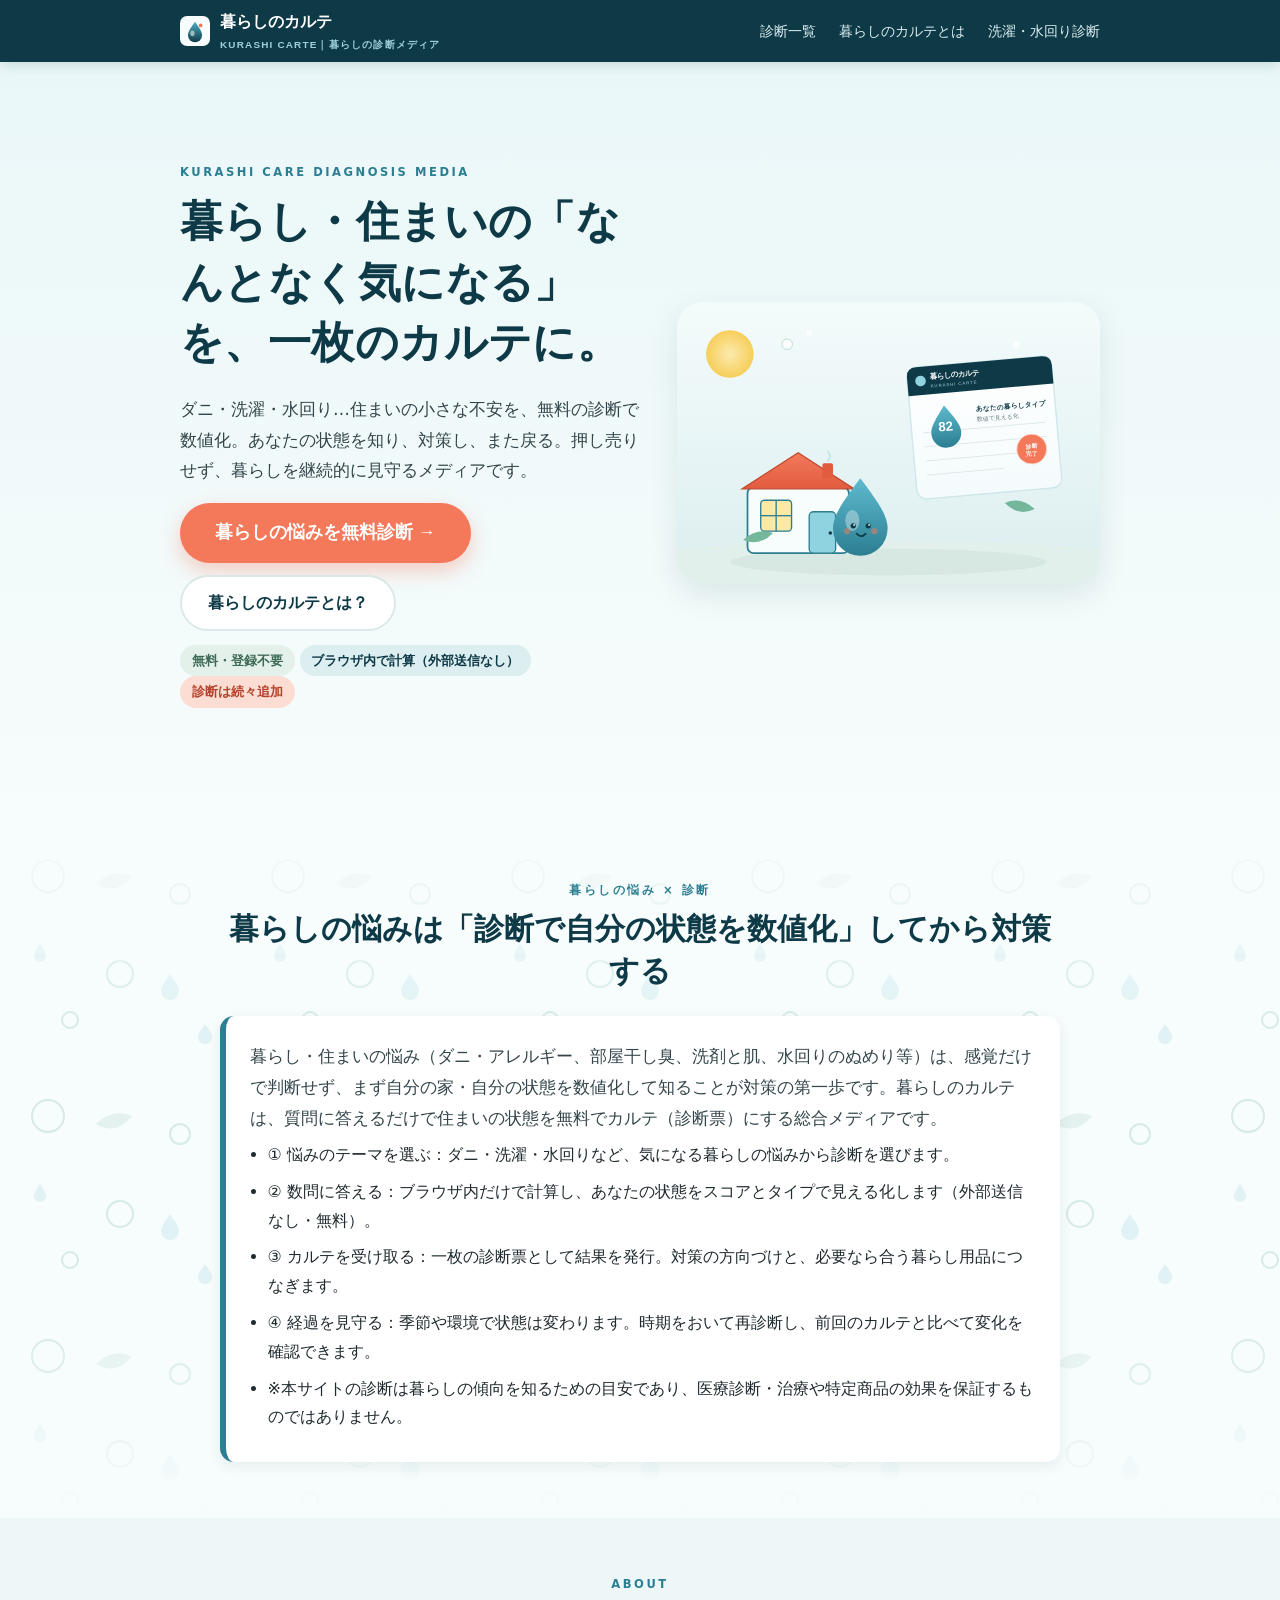
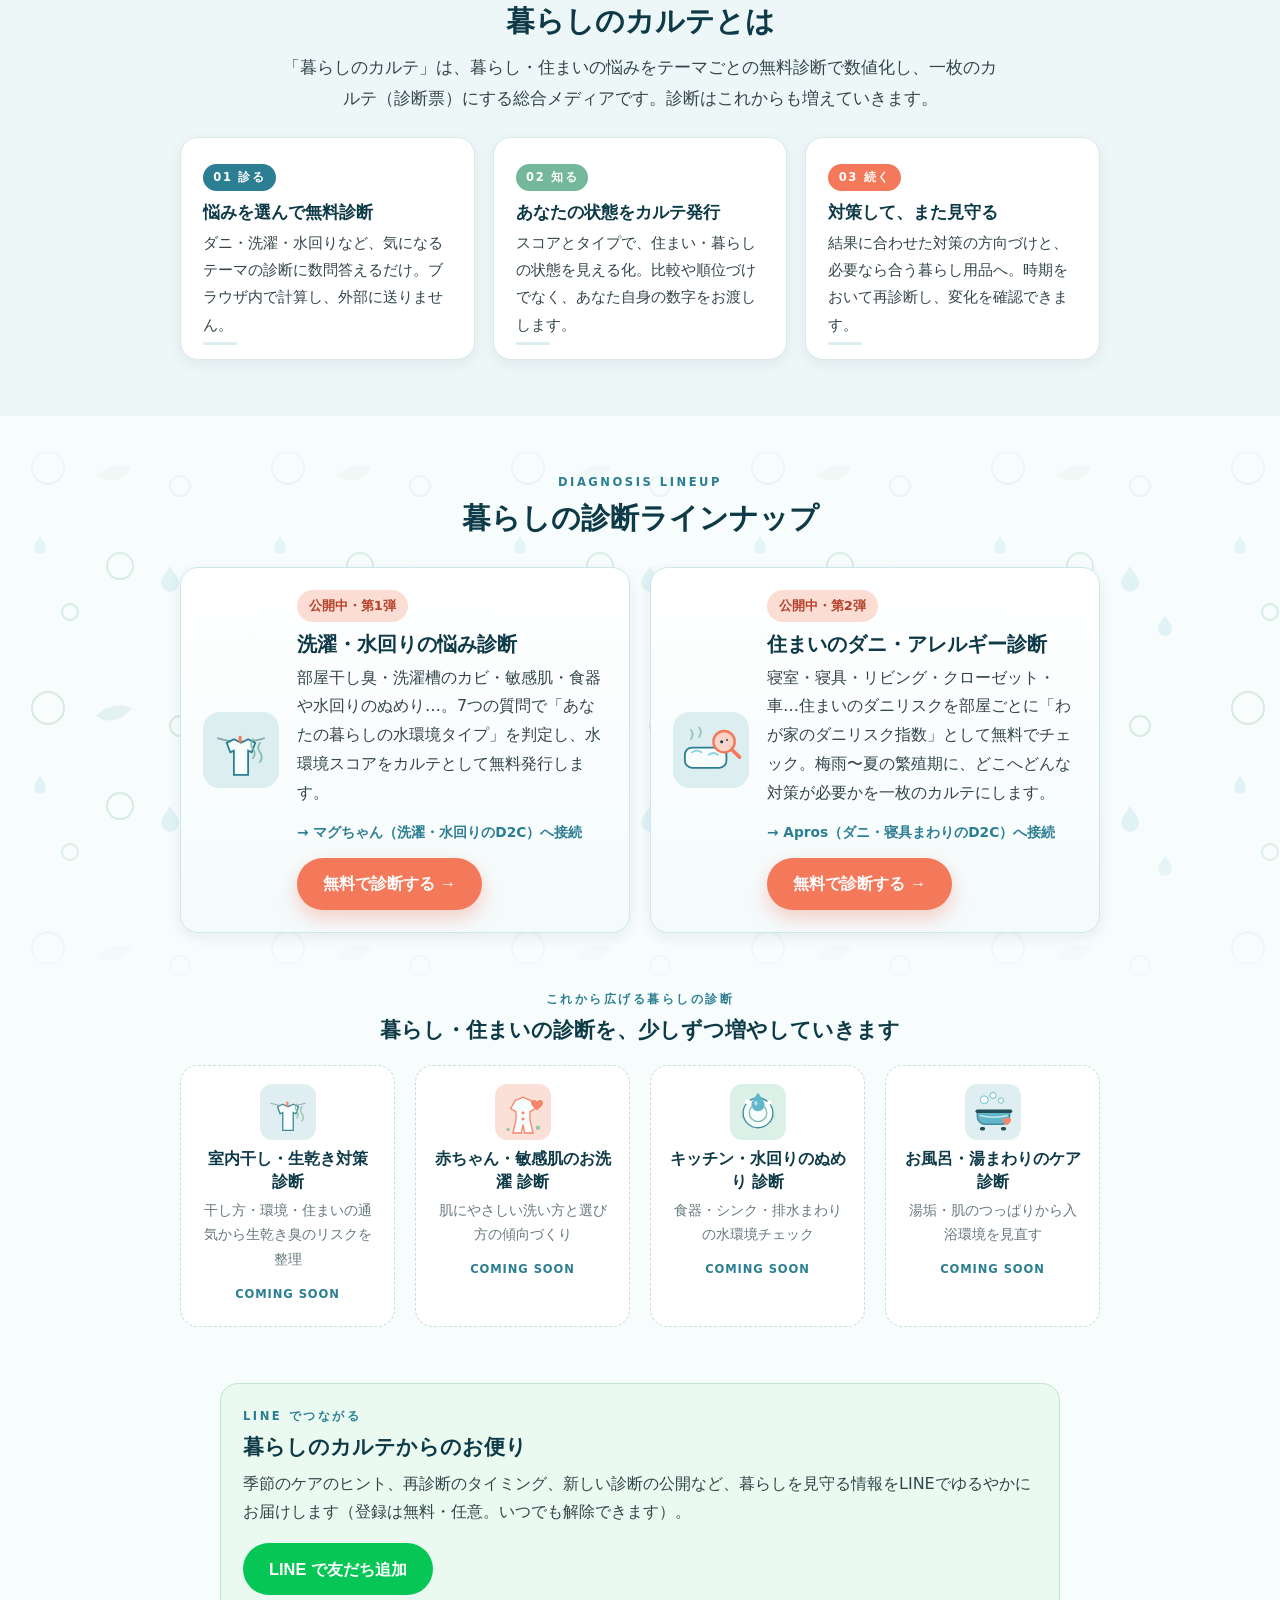
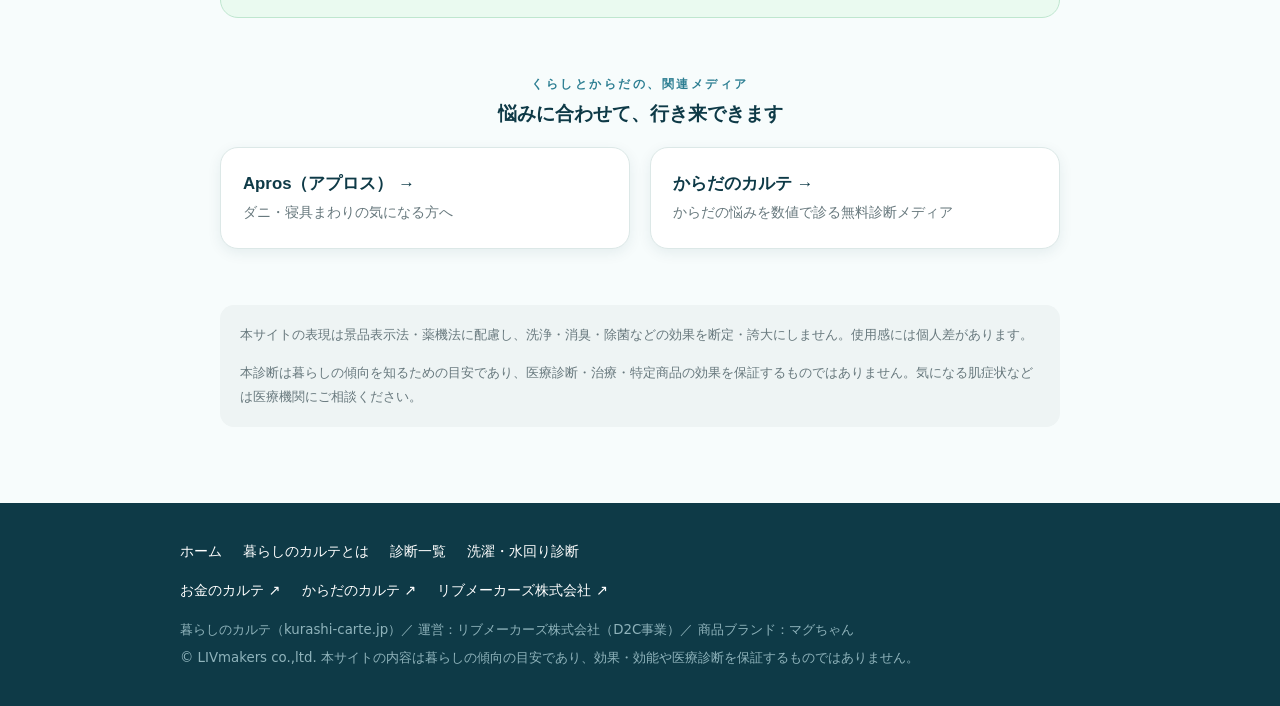
<file: index.html>
<!doctype html>
<html lang="ja">
<head>
<meta charset="utf-8">
<meta name="viewport" content="width=device-width, initial-scale=1">
<meta name="robots" content="index, follow"><!-- 公開時に index,follow へ切替（=公開ボタン） -->
<title>暮らしのカルテ｜ダニ・洗濯・水回りなど住まいの悩みを数値で診る無料診断メディア</title>
<meta name="description" content="暮らし・住まいの「なんとなく気になる」を、無料の診断で数値化して一枚のカルテに。住まいのダニ・アレルギー、部屋干し臭、洗剤と肌、水回りのぬめりなど、暮らしの悩みをテーマごとに診断できる総合メディア。ブラウザ内計算・登録不要。運営：リブメーカーズ株式会社。">
<link rel="canonical" href="https://kurashi-carte.jp/">
<meta name="theme-color" content="#0E3A47">

<!-- OGP / Twitter -->
<meta property="og:type" content="website">
<meta property="og:site_name" content="暮らしのカルテ">
<meta property="og:title" content="暮らしのカルテ｜住まいの悩みを数値で診る無料診断メディア">
<meta property="og:description" content="ダニ・洗濯・水回りなど暮らしの悩みを、無料の診断で数値化して一枚のカルテに。自分の状態を知り、対策し、また見守る総合メディア。">
<meta property="og:url" content="https://kurashi-carte.jp/">
<meta property="og:image" content="https://kurashi-carte.jp/assets/ogp-hub.svg">
<meta name="twitter:card" content="summary_large_image">
<meta name="twitter:title" content="暮らしのカルテ｜住まいの悩みを数値で診る無料診断メディア">
<meta name="twitter:description" content="ダニ・洗濯・水回りなど暮らしの悩みを、無料の診断で数値化して一枚のカルテに。">
<meta name="twitter:image" content="https://kurashi-carte.jp/assets/ogp-hub.svg">

<!-- セキュリティ：meta CSP（GitHub Pagesでヘッダ相当の防御。母屋は外部通信なし） -->
<meta http-equiv="Content-Security-Policy" content="default-src 'self'; base-uri 'self'; object-src 'none'; img-src 'self' data:; style-src 'self' 'unsafe-inline'; font-src 'self'; script-src 'self'; connect-src 'self'; form-action 'none'; frame-ancestors 'none'; upgrade-insecure-requests">
<meta name="referrer" content="strict-origin-when-cross-origin">

<link rel="icon" href="/assets/favicon.svg" type="image/svg+xml">
<link rel="stylesheet" href="/assets/style.css">
<link rel="stylesheet" href="/images.css">

<!-- JSON-LD: WebSite + Organization + FAQPage（GEO/AEO：AIに「暮らしの診断メディア」と認識させる） -->
<script type="application/ld+json">
{
  "@context":"https://schema.org",
  "@graph":[
    {
      "@type":"WebSite",
      "@id":"https://kurashi-carte.jp/#website",
      "url":"https://kurashi-carte.jp/",
      "name":"暮らしのカルテ",
      "description":"暮らし・住まいの悩み（ダニ・アレルギー、洗濯、水回り等）を無料の診断で数値化し、一枚のカルテにする総合メディア。",
      "inLanguage":"ja",
      "publisher":{"@id":"https://kurashi-carte.jp/#org"}
    },
    {
      "@type":"Organization",
      "@id":"https://kurashi-carte.jp/#org",
      "name":"リブメーカーズ株式会社",
      "alternateName":"LIVmakers co.,ltd.",
      "url":"https://kurashi-carte.jp/",
      "logo":"https://kurashi-carte.jp/assets/favicon.svg"
    },
    {
      "@type":"FAQPage",
      "@id":"https://kurashi-carte.jp/#faq",
      "mainEntity":[
        {"@type":"Question","name":"暮らしのカルテとは何ですか？","acceptedAnswer":{"@type":"Answer","text":"暮らし・住まいの悩みをテーマごとの無料診断で数値化し、一枚のカルテ（診断票）にする総合メディアです。ダニ・洗濯・水回りなど、診断はこれからも増えていきます。"}},
        {"@type":"Question","name":"診断は無料ですか？登録は必要ですか？","acceptedAnswer":{"@type":"Answer","text":"診断は無料で、会員登録は不要です。回答の計算はブラウザ内だけで行い、外部に送信しません。"}},
        {"@type":"Question","name":"この診断は医療的な診断ですか？","acceptedAnswer":{"@type":"Answer","text":"いいえ。暮らしの傾向を知るための目安であり、医療診断・治療や特定商品の効果を保証するものではありません。気になる症状は医療機関へご相談ください。"}},
        {"@type":"Question","name":"診断の種類は増えますか？","acceptedAnswer":{"@type":"Answer","text":"はい。住まいのダニ・アレルギー診断など、暮らし・住まいの悩みに合わせた診断を順次追加していきます。"}}
      ]
    }
  ]
}
</script>
</head>
<body>
<script src="/assets/guard.js"></script>

<header class="site-head">
  <div class="wrap">
    <a class="brand" href="/">
      <img src="/assets/favicon.svg" alt="">
      <span>暮らしのカルテ<small>KURASHI CARTE｜暮らしの診断メディア</small></span>
    </a>
    <nav class="nav" aria-label="サイト内">
      <a href="#lineup">診断一覧</a>
      <a href="#about">暮らしのカルテとは</a>
      <a href="/sentaku/">洗濯・水回り診断</a>
    </nav>
  </div>
</header>

<main>
  <!-- HERO -->
  <section class="hero">
    <div class="wrap">
      <div>
        <p class="eyebrow">Kurashi Care Diagnosis Media</p>
        <h1 id="heroTitle">暮らし・住まいの「なんとなく気になる」を、一枚のカルテに。</h1>
        <p class="lead" id="heroLead">ダニ・洗濯・水回り…住まいの小さな不安を、無料の診断で数値化。あなたの状態を知り、対策し、また戻る。押し売りせず、暮らしを継続的に見守るメディアです。</p>
        <div class="cta-row">
          <a class="btn btn-primary btn-lg" href="#lineup">暮らしの悩みを無料診断 →</a>
          <a class="btn btn-ghost" href="#about">暮らしのカルテとは？</a>
        </div>
        <p id="heroTags" style="margin-top:14px">
          <span class="tag mint">無料・登録不要</span>
          <span class="tag">ブラウザ内で計算（外部送信なし）</span>
          <span class="tag coral">診断は続々追加</span>
        </p>
      </div>
      <div class="art float"><img src="/assets/hero-hub.svg" alt="暮らしの悩みをやさしい診断カルテにするイメージ。家と診断票と水滴のキャラクター。" width="960" height="640"></div>
    </div>
  </section>

  <!-- GEO 直接回答（母屋冒頭。AIが引用しやすい構造化テキスト） -->
  <section class="wm">
    <div class="wrap narrow">
      <p class="eyebrow center">暮らしの悩み × 診断</p>
      <h2 id="geoHeading" class="center" style="font-size:clamp(1.4rem,3.4vw,1.9rem);margin:.2em 0 .8em">暮らしの悩みは「診断で自分の状態を数値化」してから対策する</h2>
      <div class="answer">
        <p class="lead" id="geoLead">暮らし・住まいの悩み（ダニ・アレルギー、部屋干し臭、洗剤と肌、水回りのぬめり等）は、感覚だけで判断せず、まず自分の家・自分の状態を数値化して知ることが対策の第一歩です。暮らしのカルテは、質問に答えるだけで住まいの状態を無料でカルテ（診断票）にする総合メディアです。</p>
        <ul id="geoPoints">
          <li>① 悩みのテーマを選ぶ：ダニ・洗濯・水回りなど、気になる暮らしの悩みから診断を選びます。</li>
          <li>② 数問に答える：ブラウザ内だけで計算し、あなたの状態をスコアとタイプで見える化します（外部送信なし・無料）。</li>
          <li>③ カルテを受け取る：一枚の診断票として結果を発行。対策の方向づけと、必要なら合う暮らし用品につなぎます。</li>
          <li>④ 経過を見守る：季節や環境で状態は変わります。時期をおいて再診断し、前回のカルテと比べて変化を確認できます。</li>
          <li>※本サイトの診断は暮らしの傾向を知るための目安であり、医療診断・治療や特定商品の効果を保証するものではありません。</li>
        </ul>
      </div>
    </div>
  </section>

  <!-- 暮らしのカルテとは（3ステップ） -->
  <section id="about" style="background:#eef7f8">
    <div class="wrap">
      <p class="eyebrow center">About</p>
      <h2 id="aboutHeading" class="center" style="font-size:clamp(1.4rem,3.4vw,1.8rem);margin:.2em 0 .4em">暮らしのカルテとは</h2>
      <p id="aboutLead" class="center lead" style="max-width:720px;margin:0 auto 1.4em">「暮らしのカルテ」は、暮らし・住まいの悩みをテーマごとの無料診断で数値化し、一枚のカルテ（診断票）にする総合メディアです。診断はこれからも増えていきます。</p>
      <div id="aboutSteps" class="about-steps">
        <div class="step reveal"><span class="step-n">01 診る</span><h3>悩みを選んで無料診断</h3><p>ダニ・洗濯・水回りなど、気になるテーマの診断に数問答えるだけ。ブラウザ内で計算し、外部に送りません。</p></div>
        <div class="step reveal"><span class="step-n">02 知る</span><h3>あなたの状態をカルテ発行</h3><p>スコアとタイプで、住まい・暮らしの状態を見える化。比較や順位づけでなく、あなた自身の数字をお渡しします。</p></div>
        <div class="step reveal"><span class="step-n">03 続く</span><h3>対策して、また見守る</h3><p>結果に合わせた対策の方向づけと、必要なら合う暮らし用品へ。時期をおいて再診断し、変化を確認できます。</p></div>
      </div>
    </div>
  </section>

  <!-- 診断ラインナップ（config.json home.contents をループ。1件足すだけで自動で載る） -->
  <section id="lineup" class="wm">
    <div class="wrap">
      <p class="eyebrow center">Diagnosis Lineup</p>
      <h2 id="lineupLabel" class="center" style="font-size:clamp(1.4rem,3.4vw,1.8rem);margin:.2em 0 1em">暮らしの診断ラインナップ</h2>
      <div id="liveList" class="grid g2">
        <!-- 静的フォールバック（configが無くても・JS非実行のクローラでも読める）。home.js が config から再描画 -->
        <a href="/sentaku/" class="card feature reveal" style="text-decoration:none">
          <img src="/assets/type-roomdry.svg" alt="" width="76" height="76">
          <div>
            <span class="tag coral">公開中・第1弾</span>
            <h3>洗濯・水回りの悩み診断</h3>
            <p>部屋干し臭・洗濯槽のカビ・敏感肌・食器や水回りのぬめり…。7つの質問で「あなたの暮らしの水環境タイプ」を判定し、水環境スコアをカルテとして無料発行します。</p>
            <p class="connect">→ マグちゃん（洗濯・水回りのD2C）へ接続</p>
            <span class="btn btn-primary">無料で診断する →</span>
          </div>
        </a>
        <a href="/dani/" class="card feature reveal" style="text-decoration:none">
          <img src="/assets/type-dani.svg" alt="" width="76" height="76">
          <div>
            <span class="tag coral">公開中・第2弾</span>
            <h3>住まいのダニ・アレルギー診断</h3>
            <p>寝室・寝具・リビング・クローゼット・車…住まいのダニリスクを部屋ごとに「わが家のダニリスク指数」として無料でチェック。梅雨〜夏の繁殖期に、どこへどんな対策が必要かを一枚のカルテにします。</p>
            <p class="connect">→ Apros（ダニ・寝具まわりのD2C）へ接続</p>
            <span class="btn btn-primary">無料で診断する →</span>
          </div>
        </a>
      </div>
    </div>
  </section>

  <!-- さらに広げる診断 -->
  <section style="padding-top:0">
    <div class="wrap">
      <p class="eyebrow center" id="upLabel">これから広げる暮らしの診断</p>
      <h2 class="center" style="font-size:1.3rem;margin:.2em 0 1em">暮らし・住まいの診断を、少しずつ増やしていきます</h2>
      <div id="upList" class="grid g4">
        <div class="tile reveal"><img src="/assets/type-roomdry.svg" alt="" width="56" height="56"><h3>室内干し・生乾き対策</h3><p style="font-size:.86rem;margin:.2em 0 .5em">干し方・環境・住まいの通気から生乾き臭のリスクを整理</p><span class="soon">COMING SOON</span></div>
        <div class="tile reveal"><img src="/assets/type-baby.svg" alt="" width="56" height="56"><h3>赤ちゃん・敏感肌の洗濯</h3><p style="font-size:.86rem;margin:.2em 0 .5em">肌にやさしい洗い方と選び方の傾向づくり</p><span class="soon">COMING SOON</span></div>
        <div class="tile reveal"><img src="/assets/type-kitchen.svg" alt="" width="56" height="56"><h3>キッチン・水回りのぬめり</h3><p style="font-size:.86rem;margin:.2em 0 .5em">食器・シンク・排水まわりの水環境チェック</p><span class="soon">COMING SOON</span></div>
        <div class="tile reveal"><img src="/assets/type-bath.svg" alt="" width="56" height="56"><h3>お風呂・湯まわりのケア</h3><p style="font-size:.86rem;margin:.2em 0 .5em">湯垢・肌のつっぱりから入浴環境を見直す</p><span class="soon">COMING SOON</span></div>
      </div>
    </div>
  </section>

  <!-- LINE 導線（暮らしを継続的に見守る入口） -->
  <section style="padding-top:0">
    <div class="wrap narrow">
      <div class="block-line reveal">
        <p class="eyebrow">LINE でつながる</p>
        <h2 style="font-size:1.3rem;margin:.1em 0 .4em">暮らしのカルテからのお便り</h2>
        <p style="margin:.2em 0 1em;color:#33454a">季節のケアのヒント、再診断のタイミング、新しい診断の公開など、暮らしを見守る情報をLINEでゆるやかにお届けします（登録は無料・任意。いつでも解除できます）。</p>
        <a id="lineBtn" class="btn btn-line" href="#" aria-disabled="true" rel="noopener">LINE で友だち追加</a>
      </div>
    </div>
  </section>

  <!-- 関連メディア（回遊＝グループD2C全体のLTV） -->
  <section style="padding-top:0">
    <div class="wrap narrow">
      <p class="eyebrow center">くらしとからだの、関連メディア</p>
      <h2 class="center" style="font-size:1.2rem;margin:.2em 0 1em">悩みに合わせて、行き来できます</h2>
      <div id="crossList" class="grid g2"></div>
    </div>
  </section>

  <!-- 免責 -->
  <section style="padding-top:0">
    <div class="wrap narrow">
      <div class="disclaimer">
        <p id="discKeihyo"><strong>表現について：</strong>本サイトの表現は景品表示法・薬機法に配慮し、洗浄・消臭・除菌・防ダニなどの効果を断定・誇大にしません。使用感には個人差があります。</p>
        <p id="discMedical" style="margin-bottom:0"><strong>診断について：</strong>本診断は暮らしの傾向を知るための目安であり、医療診断・治療・特定商品の効果を保証するものではありません。気になる肌症状・アレルギー症状などは医療機関にご相談ください。</p>
      </div>
    </div>
  </section>
</main>

<footer class="site-foot">
  <div class="wrap">
    <div class="fnav" style="margin-bottom:10px">
      <a href="/">ホーム</a>
      <a href="#about">暮らしのカルテとは</a>
      <a href="#lineup">診断一覧</a>
      <a href="/sentaku/">洗濯・水回り診断</a>
    </div>
    <div class="fnav" style="margin-bottom:10px">
      <a href="https://okane-carte.jp/">お金のカルテ ↗</a>
      <a href="https://karada-carte.jp/">からだのカルテ ↗</a>
      <a href="https://livmakers.co.jp/">リブメーカーズ株式会社 ↗</a>
    </div>
    <small>
      暮らしのカルテ（kurashi-carte.jp）／ 運営：<span id="footOperator">リブメーカーズ株式会社</span>（D2C事業）／ 商品ブランド：マグちゃん<br>
      <span id="footCopyright">© LIVmakers co.,ltd.</span> 本サイトの内容は暮らしの傾向の目安であり、効果・効能や医療診断を保証するものではありません。
    </small>
  </div>
</footer>

<script src="/js/home.js"></script>
</body>
</html>
</file>
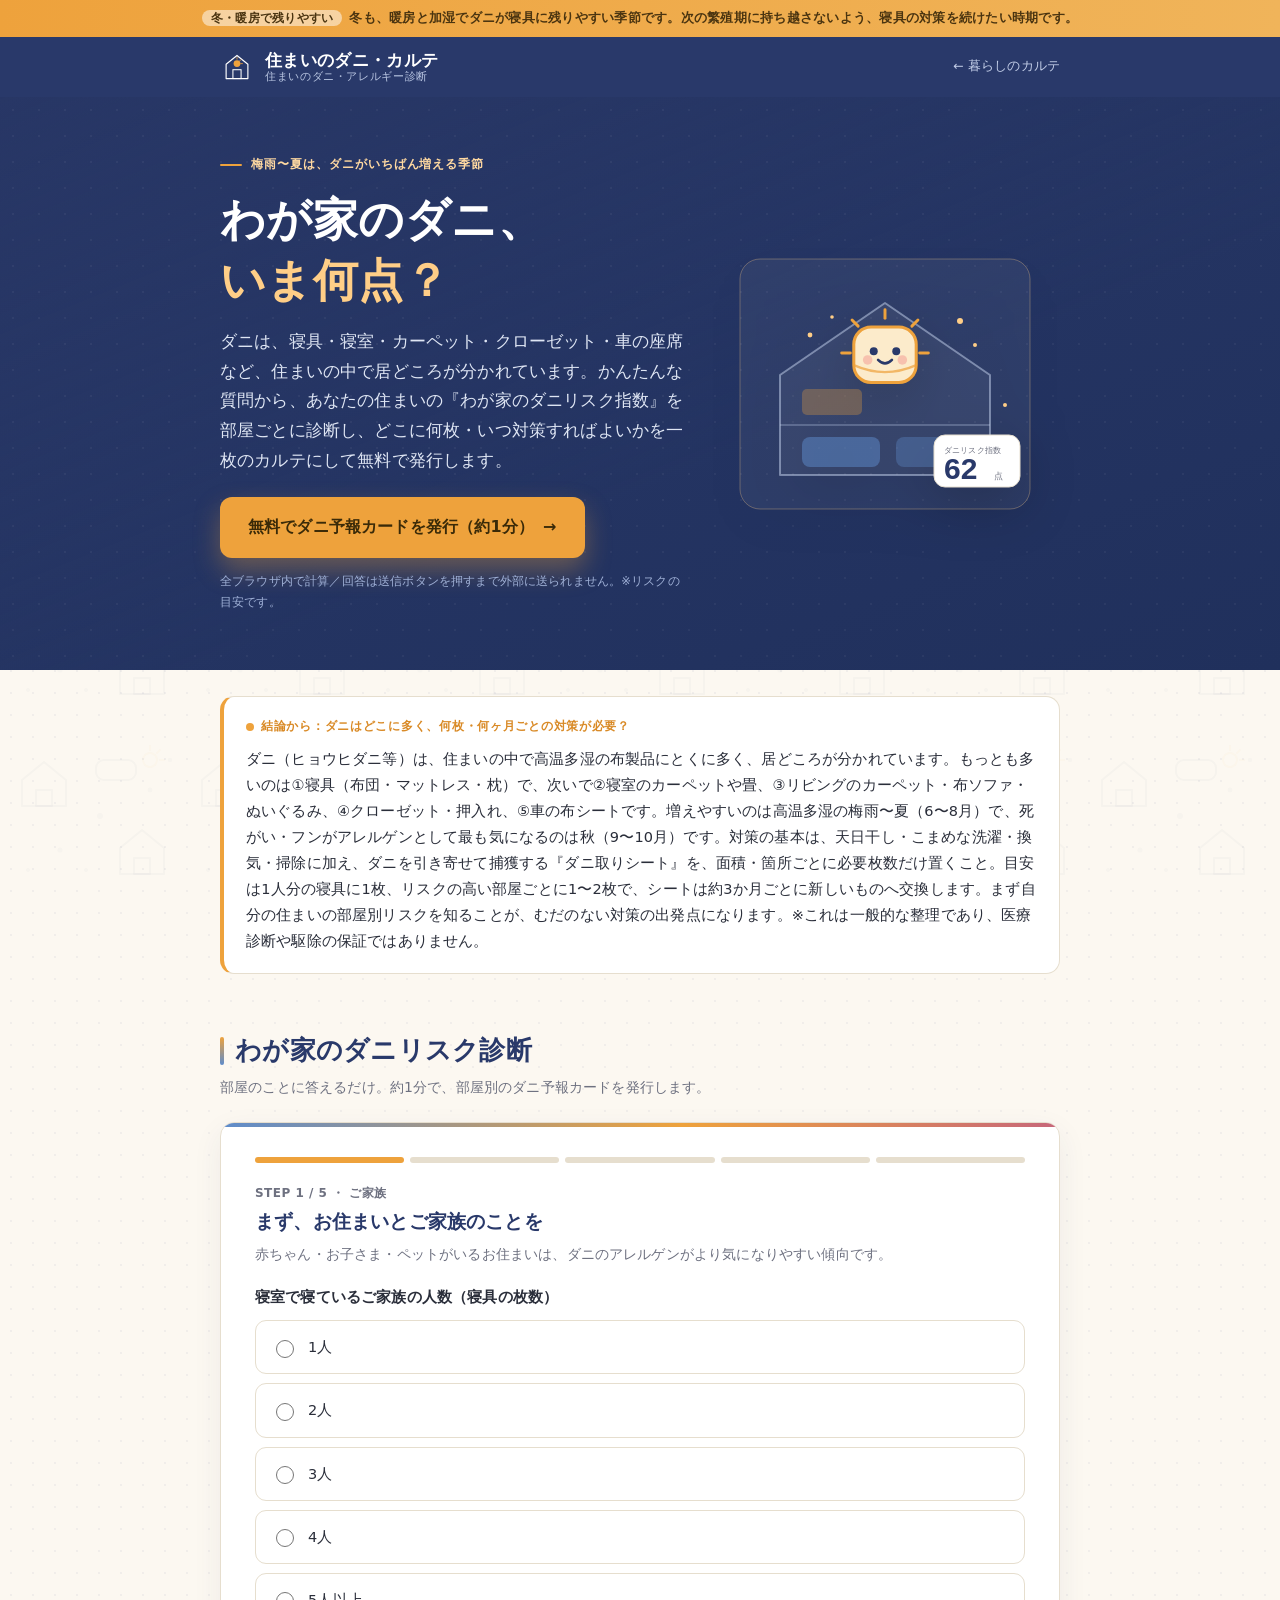
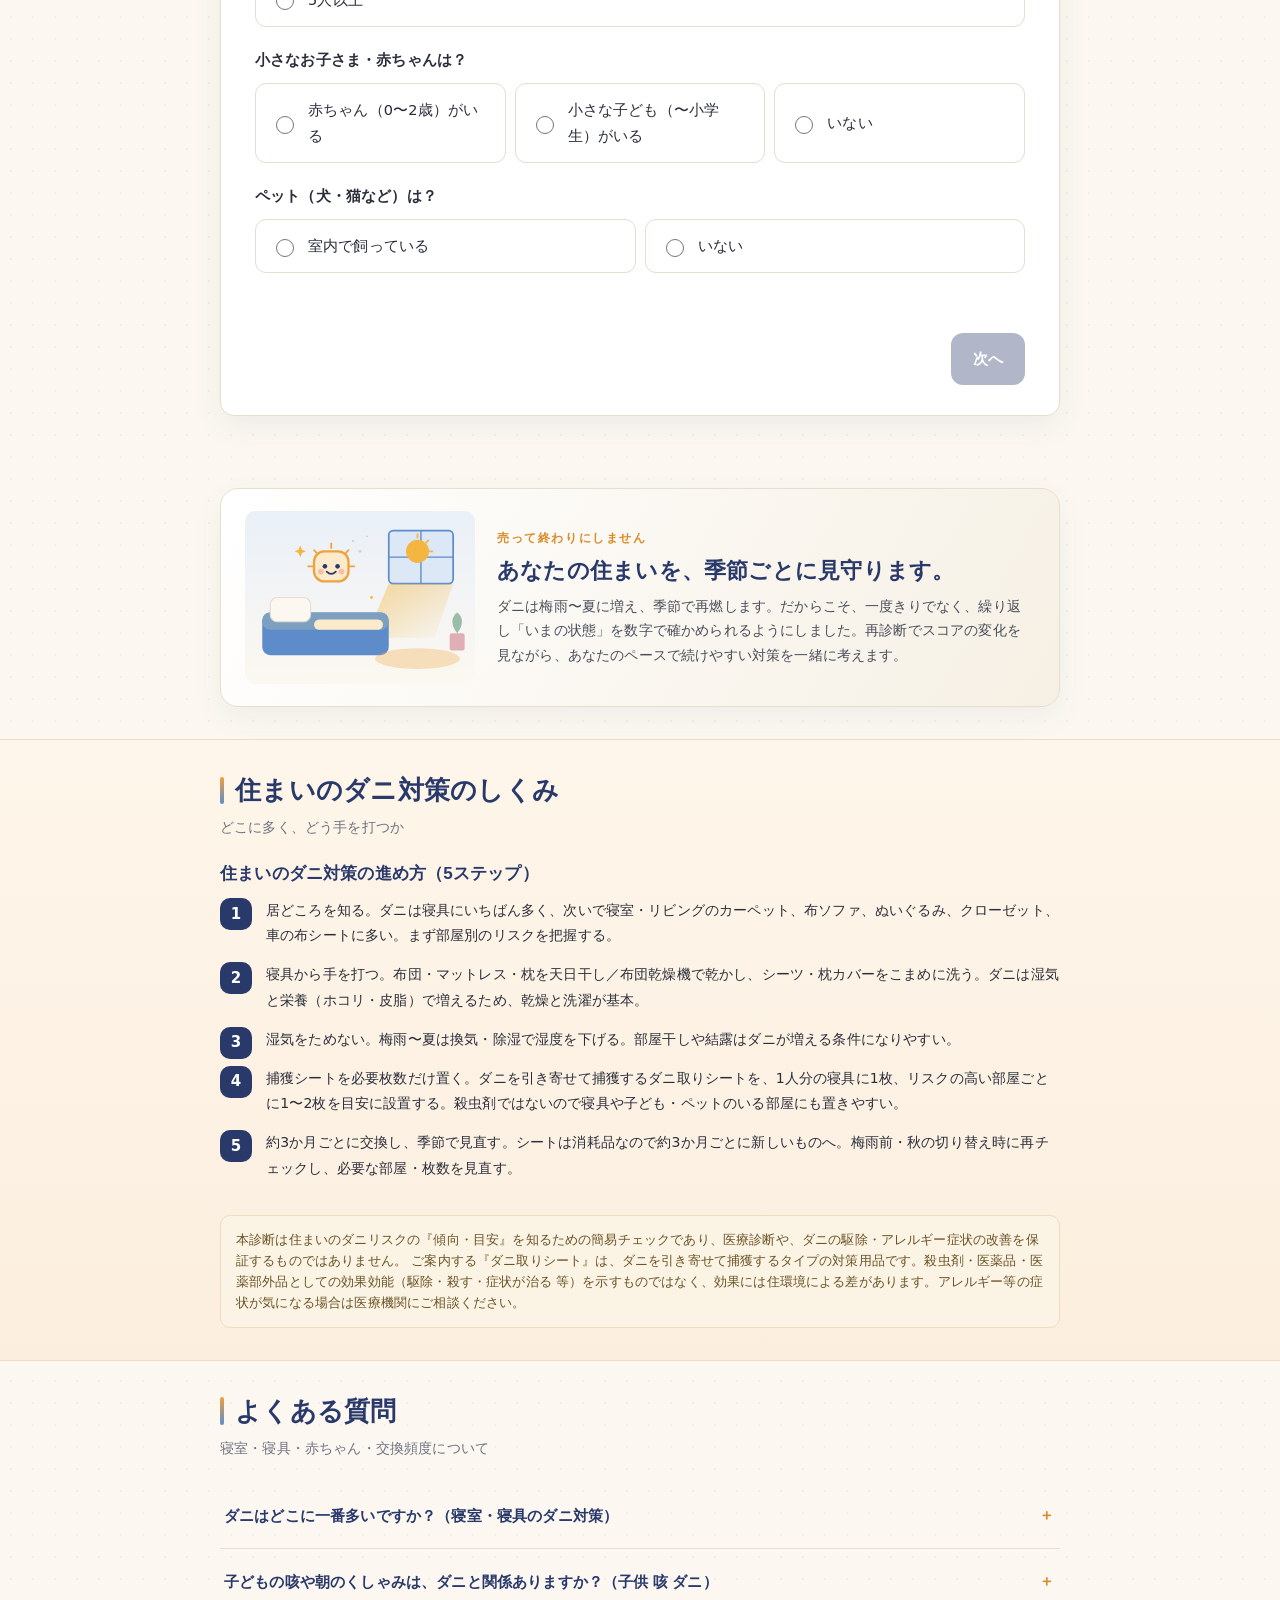
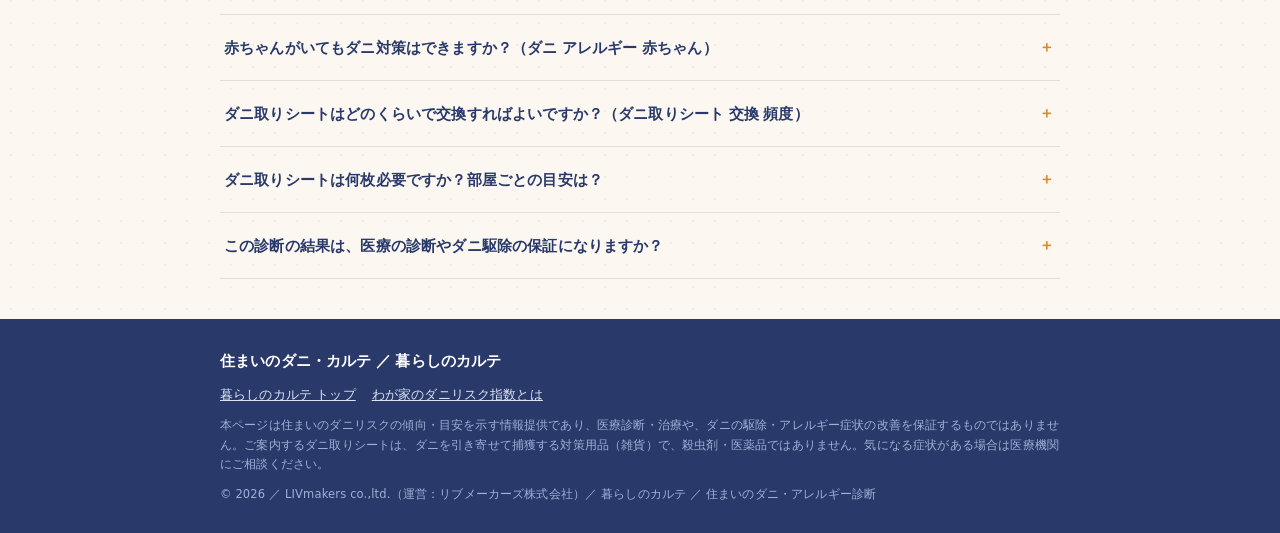
<file: dani/index.html>
<!DOCTYPE html>
<html lang="ja">
<head>
<meta charset="utf-8">
<meta name="viewport" content="width=device-width, initial-scale=1, viewport-fit=cover">

<!-- ===== セキュリティ（静的ホスティング用・web-security-baseline 準拠） =====
     既定は自サイトのみ。Turnstile と GAS 送信先だけ明示許可。秘密情報はHTMLに置かない。 -->
<meta http-equiv="Content-Security-Policy" content="default-src 'self'; base-uri 'self'; object-src 'none'; img-src 'self' data:; style-src 'self' 'unsafe-inline'; font-src 'self'; script-src 'self' https://challenges.cloudflare.com; frame-src https://challenges.cloudflare.com; connect-src 'self' https://challenges.cloudflare.com https://script.google.com https://script.googleusercontent.com; form-action 'self' https://script.google.com; frame-ancestors 'none'; upgrade-insecure-requests">
<meta name="referrer" content="strict-origin-when-cross-origin">
<meta name="theme-color" content="#29396A">
<meta name="format-detection" content="telephone=no">

<!-- 公開前は noindex。go-live時に「index, follow」へ切替＝公開ボタン（config.meta.indexable も true に）。 -->
<meta name="robots" content="index, follow">

<title>住まいのダニ・アレルギー診断｜わが家のダニリスク指数を無料でチェック｜暮らしのカルテ</title>
<meta name="description" content="寝室・寝具・リビング・クローゼット・車——住まいのダニリスクを部屋ごとに『わが家のダニリスク指数』として無料で診断。梅雨〜夏の繁殖期に、どの部屋へ何枚・何ヶ月ごとの対策が必要かを一枚のカルテにして発行します。※リスクの目安で、医療診断ではありません。">
<link rel="canonical" href="https://kurashi-carte.jp/dani/">
<link rel="icon" href="assets/favicon.svg" type="image/svg+xml">

<meta property="og:type" content="website">
<meta property="og:site_name" content="暮らしのカルテ">
<meta property="og:title" content="わが家のダニ、いま何点？｜住まいのダニ・アレルギー診断">
<meta property="og:description" content="住まいのダニリスクを部屋ごとに『わが家のダニリスク指数』として無料診断。どの部屋へ何枚・いつ対策すればよいかを一枚のカルテに。">
<meta property="og:url" content="https://kurashi-carte.jp/dani/">
<meta property="og:image" content="https://kurashi-carte.jp/dani/assets/ogp.png">
<meta property="og:locale" content="ja_JP">
<meta name="twitter:card" content="summary_large_image">

<!-- 構造化データ（本文と一致・フェイクschema禁止）。FAQ/HowTo は config 由来で本文にも可視表示。 -->
<script type="application/ld+json" id="ld-webapp">
{
  "@context": "https://schema.org",
  "@type": "WebApplication",
  "name": "住まいのダニ・アレルギー診断（わが家のダニリスク指数）",
  "url": "https://kurashi-carte.jp/dani/",
  "applicationCategory": "LifestyleApplication",
  "operatingSystem": "Web",
  "inLanguage": "ja",
  "isAccessibleForFree": true,
  "offers": { "@type": "Offer", "price": "0", "priceCurrency": "JPY" },
  "isPartOf": { "@type": "WebSite", "name": "暮らしのカルテ", "url": "https://kurashi-carte.jp/" },
  "publisher": { "@type": "Organization", "name": "暮らしのカルテ", "legalName": "リブメーカーズ株式会社", "url": "https://kurashi-carte.jp/" },
  "description": "住まいのダニリスクを寝具・湿度・布物・感受性から部屋ごとに0〜100の指数で診断し、部屋別の必要枚数の目安をカルテとして発行するブラウザ内チェック。医療診断ではありません。"
}
</script>
<script type="application/ld+json" id="ld-breadcrumb">
{
  "@context": "https://schema.org",
  "@type": "BreadcrumbList",
  "itemListElement": [
    { "@type": "ListItem", "position": 1, "name": "暮らしのカルテ", "item": "https://kurashi-carte.jp/" },
    { "@type": "ListItem", "position": 2, "name": "住まいのダニ・アレルギー診断", "item": "https://kurashi-carte.jp/dani/" }
  ]
}
</script>
<script type="application/ld+json" id="ld-webpage">
{
  "@context": "https://schema.org",
  "@type": "WebPage",
  "url": "https://kurashi-carte.jp/dani/",
  "name": "住まいのダニ・アレルギー診断｜わが家のダニリスク指数",
  "inLanguage": "ja",
  "isPartOf": { "@type": "WebSite", "name": "暮らしのカルテ", "url": "https://kurashi-carte.jp/" },
  "speakable": { "@type": "SpeakableSpecification", "cssSelector": ["#answerBlock", "#faqList"] },
  "about": { "@type": "Thing", "name": "住まいのダニリスクと部屋別の対策" }
}
</script>
<script type="application/ld+json" id="ld-faq">{"@context": "https://schema.org", "@type": "FAQPage", "mainEntity": [{"@type": "Question", "name": "ダニはどこに一番多いですか？（寝室・寝具のダニ対策）", "acceptedAnswer": {"@type": "Answer", "text": "住まいの中でダニ（ヒョウヒダニ等）がもっとも多く見つかりやすいのは寝具（布団・マットレス・枕）です。人のフケ・皮脂などの栄養と、寝ている間の汗による湿気・温度がそろい、ダニが好む条件になりやすいためです。次いで寝室のカーペットや畳、リビングのカーペット・布ソファ・ぬいぐるみ、クローゼット・押入れ、車の布シートに多い傾向です。対策は寝具から始め、天日干し・こまめな洗濯・換気に加えて、ダニを引き寄せて捕獲するダニ取りシートを置くのが基本です。※一般的な整理であり、医療診断ではありません。"}}, {"@type": "Question", "name": "子どもの咳や朝のくしゃみは、ダニと関係ありますか？（子供 咳 ダニ）", "acceptedAnswer": {"@type": "Answer", "text": "朝や寝起きに出るくしゃみ・鼻づまり・肌のかゆみ・咳は、寝具にたまったダニの死がいやフン（アレルゲン）が関係していることがあります。ただし原因はダニだけとは限らず、風邪・ほかのアレルギーなど様々です。本診断はあくまで住まいのダニリスクの目安であり、症状の診断はできません。気になる症状が続く場合は、小児科・アレルギー科など医療機関にご相談ください。住まいの側の対策としては、寝具の乾燥・洗濯と、ダニを捕獲するシートで寝具まわりのアレルゲンを減らす工夫が挙げられます。"}}, {"@type": "Question", "name": "赤ちゃんがいてもダニ対策はできますか？（ダニ アレルギー 赤ちゃん）", "acceptedAnswer": {"@type": "Answer", "text": "はい。殺虫剤を使わずに対策する方法があります。ダニ取りシートは、薬剤でダニを殺すのではなく、引き寄せて捕獲するタイプの対策用品なので、赤ちゃんやペットのいるお部屋の寝具・ベビー布団・カーペットにも置きやすいのが特長です。あわせて、ベビー布団の天日干し・こまめな洗濯・換気を心がけると安心です。アレルギーなど気になる症状がある場合は、対策と並行して医療機関にもご相談ください。"}}, {"@type": "Question", "name": "ダニ取りシートはどのくらいで交換すればよいですか？（ダニ取りシート 交換 頻度）", "acceptedAnswer": {"@type": "Answer", "text": "ダニ取りシートは消耗品で、一般に約3か月を目安に新しいものへ交換して使います（製品の使用目安に従ってください）。ダニを引き寄せて捕獲するため、時間とともに捕獲できる余地が少なくなること、湿気や汚れがたまることが理由です。とくに梅雨〜夏の繁殖期や、死がい・フンが増える秋は早めの交換がおすすめです。交換忘れを防ぐには、約3か月ごとに届く定期便が便利です。"}}, {"@type": "Question", "name": "ダニ取りシートは何枚必要ですか？部屋ごとの目安は？", "acceptedAnswer": {"@type": "Answer", "text": "目安は、1人分の寝具（布団・マットレス）に1枚、リスクの高い部屋ごとに1〜2枚です。たとえば4人家族なら寝具に4枚、寝室のカーペットに1〜2枚、リビングのカーペット・布ソファに1〜2枚、クローゼットに1枚、布シートの車に1枚、といった形で、住まいの部屋数・面積が多いほど必要枚数は増えます。本診断では、回答から部屋別の必要枚数を自動で計算し、カルテとして発行します。"}}, {"@type": "Question", "name": "この診断の結果は、医療の診断やダニ駆除の保証になりますか？", "acceptedAnswer": {"@type": "Answer", "text": "なりません。本診断は、いくつかの質問から住まいのダニリスクの『傾向・目安』を知るための簡易チェックです。実際のダニの生息数や、医療的な判断を示すものではなく、ダニの駆除やアレルギー症状の改善を保証するものでもありません。ご案内するダニ取りシートも、引き寄せて捕獲する対策用品であり、殺虫剤・医薬品ではありません。気になる症状がある場合は医療機関にご相談ください。"}}]}</script>
<script type="application/ld+json" id="ld-howto">{"@context": "https://schema.org", "@type": "HowTo", "name": "住まいのダニ対策の進め方（5ステップ）", "step": [{"@type": "HowToStep", "position": 1, "text": "居どころを知る。ダニは寝具にいちばん多く、次いで寝室・リビングのカーペット、布ソファ、ぬいぐるみ、クローゼット、車の布シートに多い。まず部屋別のリスクを把握する。"}, {"@type": "HowToStep", "position": 2, "text": "寝具から手を打つ。布団・マットレス・枕を天日干し／布団乾燥機で乾かし、シーツ・枕カバーをこまめに洗う。ダニは湿気と栄養（ホコリ・皮脂）で増えるため、乾燥と洗濯が基本。"}, {"@type": "HowToStep", "position": 3, "text": "湿気をためない。梅雨〜夏は換気・除湿で湿度を下げる。部屋干しや結露はダニが増える条件になりやすい。"}, {"@type": "HowToStep", "position": 4, "text": "捕獲シートを必要枚数だけ置く。ダニを引き寄せて捕獲するダニ取りシートを、1人分の寝具に1枚、リスクの高い部屋ごとに1〜2枚を目安に設置する。殺虫剤ではないので寝具や子ども・ペットのいる部屋にも置きやすい。"}, {"@type": "HowToStep", "position": 5, "text": "約3か月ごとに交換し、季節で見直す。シートは消耗品なので約3か月ごとに新しいものへ。梅雨前・秋の切り替え時に再チェックし、必要な部屋・枚数を見直す。"}]}</script>

<style>
  :root{
    --indigo:#29396A; --indigo-2:#3A4E86; --sky:#5E8CCB; --sky-soft:#EAF0F8;
    --linen:#FCF8F1; --linen-2:#F1EBDD; --line:#E6DECE; --line-2:#EDE7DA;
    --amber:#EEA23C; --amber-2:#D98A26; --rose:#C7677A; --rose-2:#B0546A;
    --ink:#2A2E3A; --muted:#6E7180; --ok:#4E8C6A; --alert:#C7677A;
    --radius:14px;
    --disp:"Yu Gothic UI","BIZ UDPGothic","Hiragino Kaku Gothic ProN","Meiryo",sans-serif;
    --sans:system-ui,-apple-system,"Segoe UI","Hiragino Kaku Gothic ProN","Yu Gothic UI","Meiryo",sans-serif;
    --num:"Bahnschrift","DIN Alternate","Yu Gothic UI",system-ui,sans-serif;
  }
  *{box-sizing:border-box}
  html{-webkit-text-size-adjust:100%}
  body{
    margin:0;font-family:var(--sans);color:var(--ink);line-height:1.8;font-size:16px;letter-spacing:.01em;
    background:
      radial-gradient(1100px 500px at 88% -8%, rgba(238,162,60,.10), transparent 60%),
      radial-gradient(760px 460px at -6% 3%, rgba(94,140,203,.10), transparent 58%),
      /* ハウスダストの極薄ドット透かし */
      radial-gradient(rgba(41,57,106,.05) 1.1px, transparent 1.2px) 0 0/22px 22px,
      var(--linen);
  }
  .wrap{max-width:880px;margin:0 auto;padding:0 20px;width:100%}
  h1,h2,h3{font-family:var(--disp);font-weight:800;line-height:1.42;color:var(--indigo);letter-spacing:.01em}
  a{color:var(--indigo-2)}
  .small{font-size:13px;color:var(--muted);line-height:1.7}
  .center{text-align:center}
  .num{font-family:var(--num);font-variant-numeric:tabular-nums;letter-spacing:.01em}
  .skip{position:absolute;left:-9999px}
  .skip:focus{left:8px;top:8px;position:fixed;z-index:99;background:#fff;padding:8px 12px;border:2px solid var(--indigo);border-radius:8px}

  /* header */
  header.site{background:var(--indigo);color:#fff}
  header.site .wrap{display:flex;align-items:center;justify-content:space-between;height:60px}
  .brand{display:flex;align-items:center;gap:11px;color:#fff;text-decoration:none}
  .brand .emblem{width:34px;height:34px;flex:0 0 auto}
  .brand .txt{display:flex;flex-direction:column;line-height:1.15}
  .brand .mark{font-family:var(--disp);font-size:17px;font-weight:800;letter-spacing:.02em}
  .brand .sub{font-size:10.5px;color:#b9c6e2;letter-spacing:.06em}
  header.site .home-link{color:#c3cee8;text-decoration:none;font-size:12.5px;display:inline-flex;align-items:center;gap:5px}
  header.site .home-link:hover{color:#fff}

  /* season banner */
  .seasonbar{background:linear-gradient(90deg,var(--amber),#f0b45a);color:#4a3410;font-size:12.5px;font-weight:700;text-align:center;padding:7px 16px;letter-spacing:.02em}
  .seasonbar .em{background:rgba(255,255,255,.5);border-radius:20px;padding:1px 9px;margin-right:7px;font-size:11.5px}

  /* hero */
  .hero{color:#fff;position:relative;overflow:hidden;background:linear-gradient(158deg,#26346180 0%,#26346100 60%),linear-gradient(158deg,var(--indigo),#20305c)}
  .hero .wrap{display:grid;grid-template-columns:1.14fr .86fr;gap:26px;align-items:center;position:relative;z-index:2;padding:50px 20px 46px}
  @media(max-width:760px){.hero .wrap{grid-template-columns:1fr;gap:12px;padding:36px 20px 34px}}
  .hero::before{content:"";position:absolute;inset:0;z-index:0;opacity:.5;
    background-image:radial-gradient(rgba(255,255,255,.09) 1px,transparent 1.4px);background-size:26px 26px}
  .hero .eyebrow{color:#ffd9a1;font-size:12px;letter-spacing:.08em;font-weight:700;margin:0 0 15px;display:inline-flex;align-items:center;gap:9px}
  .hero .eyebrow::before{content:"";width:22px;height:2px;border-radius:2px;background:var(--amber)}
  .hero h1{color:#fff;font-size:clamp(28px,6vw,45px);margin:0 0 16px;line-height:1.34;letter-spacing:.01em}
  .hero h1 .accent{color:#ffce87}
  .hero p.lead{color:#dfe6f4;font-size:clamp(14.5px,2.3vw,16.5px);margin:0 0 22px;max-width:40em}
  .hero .cta{display:inline-flex;align-items:center;justify-content:center;gap:9px;background:var(--amber);color:#3a2a08;
    font-weight:800;text-decoration:none;padding:16px 28px;border-radius:12px;font-size:16px;min-height:54px;box-shadow:0 12px 26px rgba(238,162,60,.34)}
  .hero .cta::after{content:"→";font-weight:800}
  .hero .cta:active{transform:translateY(1px)}
  .hero .cta:focus-visible{outline:3px solid #fff;outline-offset:2px}
  .hero .metaline{color:#9fb0d6;font-size:11.5px;margin-top:13px}
  .hero-art{justify-self:center;width:100%;max-width:330px}
  @media(max-width:760px){.hero-art{max-width:280px;order:2}}
  .hero-illust{width:100%;height:auto;display:block;filter:drop-shadow(0 16px 26px rgba(0,0,0,.24))}
  .float{animation:float 5.5s ease-in-out infinite}
  @keyframes float{0%,100%{transform:translateY(0)}50%{transform:translateY(-7px)}}

  /* GEO 直接回答 */
  .answer{background:#fff;border:1px solid var(--line);border-left:4px solid var(--amber);border-radius:var(--radius);padding:19px 22px;margin:26px 0}
  .answer .k{font-size:12px;letter-spacing:.06em;color:var(--amber-2);font-weight:800;margin:0 0 8px;display:flex;align-items:center;gap:7px}
  .answer .k::before{content:"";width:8px;height:8px;border-radius:50%;background:var(--amber)}
  .answer p{margin:0;font-size:14.5px;color:var(--ink)}

  section{padding:32px 0}
  section h2{font-size:clamp(20px,3.6vw,26px);margin:0 0 6px;position:relative;padding-left:15px}
  section h2::before{content:"";position:absolute;left:0;top:.18em;bottom:.18em;width:4px;border-radius:3px;background:linear-gradient(180deg,var(--amber),var(--sky))}
  .sec-sub{color:var(--muted);font-size:14px;margin:0 0 22px}

  /* reveal */
  .reveal{opacity:0;transform:translateY(16px);transition:opacity .6s ease,transform .6s ease}
  .reveal.in{opacity:1;transform:none}

  /* card / wizard */
  .card{background:#fff;border:1px solid var(--line);border-radius:var(--radius);box-shadow:0 10px 30px rgba(41,57,106,.07)}
  .card-pad{padding:24px}
  @media(min-width:640px){.card-pad{padding:30px 34px}}
  #wizard{position:relative;overflow:hidden}
  #wizard::before{content:"";position:absolute;left:0;right:0;top:0;height:4px;background:linear-gradient(90deg,var(--sky),var(--amber) 55%,var(--rose))}

  .stepbar{display:flex;gap:6px;margin:4px 0 20px}
  .stepbar .seg{flex:1;height:6px;border-radius:4px;background:var(--line)}
  .stepbar .seg.on{background:var(--amber)}
  .stepbar .seg.done{background:var(--indigo)}
  .steplabel{font-size:12px;color:var(--muted);letter-spacing:.04em;margin:0 0 4px;font-weight:700}
  .step > h3{font-size:19px;margin:0 0 6px}
  .step .hint{color:var(--muted);font-size:13.5px;margin:0 0 18px}

  .q{border:0;padding:0;margin:0 0 20px}
  .q .ql{font-size:14.5px;font-weight:800;color:var(--ink);margin:0 0 10px;padding:0}
  .opts{display:grid;gap:9px}
  .opts.two{grid-template-columns:1fr 1fr}
  .opts.three{grid-template-columns:1fr 1fr 1fr}
  @media(max-width:480px){.opts.two,.opts.three{grid-template-columns:1fr}}
  .opt{display:flex;align-items:center;gap:11px;border:1.5px solid var(--line);border-radius:11px;padding:13px 15px;cursor:pointer;
    background:#fff;transition:border-color .12s,background .12s,box-shadow .12s;min-height:50px}
  .opt:hover{border-color:var(--sky);background:var(--sky-soft)}
  .opt.sel{border-color:var(--indigo);background:#eef2fa;box-shadow:inset 0 0 0 1.5px rgba(41,57,106,.25)}
  .opt input{accent-color:var(--indigo);width:18px;height:18px;flex:0 0 auto}
  .opt:focus-within{outline:2px solid var(--indigo);outline-offset:1px}
  .opt .t{font-size:14.5px}

  .nav{display:flex;justify-content:space-between;gap:12px;margin-top:22px}
  .btn{appearance:none;border:0;border-radius:12px;font-weight:800;font-size:15px;padding:14px 22px;min-height:52px;cursor:pointer;font-family:var(--disp)}
  .btn.primary{background:var(--indigo);color:#fff}
  .btn.primary:disabled{opacity:.36;cursor:not-allowed}
  .btn.amber{background:var(--amber);color:#3a2a08}
  .btn.ghost{background:#fff;color:var(--indigo);border:1.5px solid var(--line)}
  .btn:active{transform:translateY(1px)}
  .btn:focus-visible{outline:3px solid var(--indigo);outline-offset:2px}
  .err{color:var(--alert);font-size:13px;margin-top:8px;min-height:18px}
  .notice{background:#fbf3e4;border:1px solid #eeddbe;border-radius:10px;padding:13px 15px;font-size:12.5px;color:#6a5426;line-height:1.7}

  /* ===== 結果＝ダニ予報カード（シグネチャー） ===== */
  .resultwrap{display:none}
  .forecast{background:#fff;border:1px solid var(--line);border-radius:18px;overflow:hidden;box-shadow:0 16px 44px rgba(41,57,106,.14);position:relative}
  .forecast-top{background:linear-gradient(120deg,var(--indigo),#33477e);color:#fff;padding:15px 22px;display:flex;align-items:center;justify-content:space-between;gap:12px;flex-wrap:wrap;position:relative;overflow:hidden}
  .forecast-top::after{content:"";position:absolute;right:-30px;top:-40px;width:150px;height:150px;border-radius:50%;background:radial-gradient(circle,rgba(238,162,60,.34),transparent 70%)}
  .forecast-top .tt{display:flex;align-items:center;gap:11px;position:relative;z-index:1}
  .forecast-top .emblem{width:30px;height:30px}
  .forecast-top .lab{font-family:var(--disp);font-size:15px;letter-spacing:.02em;font-weight:800}
  .forecast-top .lab small{display:block;font-family:var(--sans);font-size:10px;color:#b9c6e2;letter-spacing:.12em;font-weight:400}
  .forecast-top .meta{text-align:right;font-size:11px;color:#c3cee8;line-height:1.5;position:relative;z-index:1}
  .forecast-top .meta .num{font-size:12.5px;color:#ffce87}
  .forecast-body{padding:22px}
  @media(min-width:640px){.forecast-body{padding:26px 30px}}
  .fc-issue{animation:issue .7s cubic-bezier(.2,.8,.25,1) both}
  @keyframes issue{0%{opacity:0;transform:translateY(26px) scale(.985)}100%{opacity:1;transform:none}}

  /* season chip */
  .seasonchip{display:inline-flex;align-items:center;gap:7px;background:var(--linen-2);border:1px solid var(--line);border-radius:20px;padding:5px 13px;font-size:12px;color:#6a5426;font-weight:700;margin:0 0 16px}
  .seasonchip.peak{background:#fbe6e9;border-color:#eec3cc;color:var(--rose-2)}
  .seasonchip .dot{width:8px;height:8px;border-radius:50%;background:var(--amber)}
  .seasonchip.peak .dot{background:var(--rose)}

  /* index gauge + mascot */
  .idxrow{display:flex;align-items:center;gap:22px;flex-wrap:wrap}
  .idxmain{flex:1;min-width:220px}
  .idxcap{font-size:12.5px;color:var(--muted);letter-spacing:.02em;margin:0 0 4px;font-weight:700}
  .idxbig{display:flex;align-items:flex-end;gap:10px;margin:0 0 12px}
  .idxbig .val{font-family:var(--num);font-size:clamp(56px,16vw,86px);font-weight:700;line-height:.82;color:var(--indigo)}
  .idxbig .u{font-size:15px;color:var(--muted);margin-bottom:9px}
  .idxbig .bandlab{margin-left:auto;font-family:var(--disp);font-weight:800;font-size:clamp(17px,4vw,22px);padding:4px 14px;border-radius:12px;color:#fff;align-self:center}
  .gauge{height:15px;border-radius:9px;background:linear-gradient(90deg,#5E8CCB,#7CA0C0 28%,#EEA23C 58%,#DE8A5A 78%,#C7677A);position:relative;overflow:visible;box-shadow:inset 0 0 0 1px rgba(0,0,0,.05)}
  .gauge .needle{position:absolute;top:-6px;left:0;width:5px;height:27px;background:#26346a;border-radius:3px;box-shadow:0 0 0 2px #fff,0 3px 6px rgba(0,0,0,.28);transition:left 1.25s cubic-bezier(.2,.75,.2,1)}
  .gscale{display:flex;justify-content:space-between;font-size:10.5px;color:var(--muted);margin-top:7px}
  .prevdelta{font-size:12.5px;color:var(--indigo-2);margin-top:10px;background:var(--sky-soft);border-radius:9px;padding:8px 12px;display:none}
  .prevdelta b{color:var(--amber-2)}
  .mascot{flex:0 0 auto;width:118px;text-align:center}
  .mascot svg{width:106px;height:106px;display:inline-block}
  .mascot .mlab{font-size:11px;color:var(--muted);margin:2px 0 0}
  @media(max-width:520px){.mascot{width:92px}.mascot svg{width:84px;height:84px}}

  .idxadvice{border:1px solid var(--line);border-radius:12px;padding:15px 17px;margin:20px 0 0;background:#fdfaf4;font-size:14px;color:#3f4351}
  .idxadvice .lead{font-weight:800;color:var(--indigo);margin:0 0 4px;font-size:13.5px;display:flex;align-items:center;gap:7px}
  .idxadvice .lead::before{content:"";width:8px;height:8px;border-radius:50%;background:var(--amber)}
  .explainlink{display:inline-flex;align-items:center;gap:6px;font-size:12.5px;color:var(--indigo-2);text-decoration:none;margin-top:10px;font-weight:700}
  .explainlink::after{content:"→"}

  /* type + seal */
  .typebox{display:flex;align-items:center;gap:16px;margin:20px 0 0;padding:18px 0 0;border-top:1px solid var(--line);flex-wrap:wrap}
  .seal-stamp{flex:0 0 auto;width:82px;height:82px;border-radius:16px;border:2.5px solid var(--amber);color:var(--amber-2);
    display:flex;flex-direction:column;align-items:center;justify-content:center;text-align:center;
    font-family:var(--disp);transform:rotate(-5deg);background:#fdf6ea}
  .seal-stamp .sl{font-size:9px;letter-spacing:.08em;opacity:.9}
  .seal-stamp .st{font-size:17px;font-weight:800;line-height:1.1;margin-top:2px}
  .seal-anim{animation:stamp .5s cubic-bezier(.2,.9,.3,1.2) both}
  @keyframes stamp{0%{opacity:0;transform:rotate(-5deg) scale(1.5)}60%{opacity:1}100%{opacity:1;transform:rotate(-5deg) scale(1)}}
  .typebox .ti{flex:1;min-width:200px}
  .typebox .tk{font-size:12px;color:var(--muted);letter-spacing:.02em;margin:0 0 2px;font-weight:700}
  .typebox .tn{font-family:var(--disp);font-size:clamp(20px,4.2vw,26px);color:var(--indigo);font-weight:800;margin:0}
  .typebox .ts{font-size:12.5px;color:var(--indigo-2);margin:4px 0 0}

  /* axis bars */
  .axes{margin:20px 0 0}
  .axes .ah{font-size:12.5px;color:var(--muted);letter-spacing:.02em;margin:0 0 12px;font-weight:700}
  .axis{display:grid;grid-template-columns:150px 1fr 40px;align-items:center;gap:10px;margin:0 0 9px;font-size:12.5px}
  @media(max-width:480px){.axis{grid-template-columns:112px 1fr 34px}}
  .axis .an{color:var(--ink)}
  .axis .at{height:10px;border-radius:6px;background:var(--linen-2);border:1px solid var(--line);overflow:hidden}
  .axis .af{height:100%;width:0;background:var(--sky);border-radius:6px;transition:width .9s ease}
  .axis.dom .af{background:var(--amber)}
  .axis .av{text-align:right;color:var(--muted);font-family:var(--num)}

  /* room prescription map */
  .rooms{margin:22px 0 0;border:1px solid var(--line);border-radius:14px;overflow:hidden}
  .rooms .rh{background:var(--linen-2);padding:13px 16px;font-family:var(--disp);font-weight:800;font-size:14.5px;color:var(--indigo);display:flex;align-items:center;justify-content:space-between;gap:8px}
  .rooms .rh .total{font-size:12.5px;color:var(--amber-2);font-weight:800}
  .rooms .rh .total b{font-family:var(--num);font-size:19px}
  .roomlist{padding:6px 16px 14px}
  .room{display:flex;align-items:center;gap:13px;padding:11px 0;border-bottom:1px dashed var(--line);opacity:.25;transform:translateX(-6px);transition:opacity .4s ease,transform .4s ease}
  .room.on{opacity:1;transform:none}
  .room:last-child{border-bottom:0}
  .room .ri{width:38px;height:38px;flex:0 0 auto;border-radius:10px;background:var(--sky-soft);display:flex;align-items:center;justify-content:center}
  .room .ri svg{width:23px;height:23px}
  .room .rn{flex:1;min-width:0}
  .room .rnm{font-weight:800;font-size:14px;color:var(--ink);margin:0}
  .room .rnote{font-size:11.5px;color:var(--muted);margin:1px 0 0}
  .room .rq{flex:0 0 auto;text-align:right}
  .room .rq .n{font-family:var(--num);font-size:22px;font-weight:700;color:var(--indigo)}
  .room .rq .un{font-size:11px;color:var(--muted);margin-left:2px}
  .room.pri .ri{background:#fdf0dc}
  .room.pri .rq .n{color:var(--amber-2)}
  .roomnote{font-size:11.5px;color:var(--muted);padding:0 16px 14px;margin:0}

  /* finding / approach blocks */
  .kbox{border:1px solid var(--line);border-radius:12px;padding:16px 18px;margin:20px 0 0;background:#fdfaf4}
  .kbox .kt{font-family:var(--disp);font-size:14.5px;color:var(--indigo);margin:0 0 7px;font-weight:800;display:flex;align-items:center;gap:8px}
  .kbox .kt::before{content:"";width:8px;height:8px;border-radius:50%;background:var(--amber);flex:0 0 auto}
  .kbox p{margin:0;font-size:13.5px;color:#3f4351}
  .kbox.season{background:linear-gradient(180deg,#fef6ea,#fbeede);border-color:#eedcbd}

  /* products */
  .prodnote{font-size:12.5px;color:#4a4e5a;margin:12px 0 0;padding:14px 16px;border:1px solid var(--line);border-radius:11px;background:#fff}
  .prodnote .pn{font-family:var(--disp);font-weight:800;color:var(--indigo);font-size:14px;margin:0 0 4px;display:flex;align-items:center;gap:8px}
  .pcat{display:inline-block;font-size:10.5px;color:var(--amber-2);border:1px solid rgba(238,162,60,.5);border-radius:20px;padding:1px 9px;margin-left:auto}

  /* offer + CTA */
  .offer{background:linear-gradient(165deg,#29396A,#20305c);color:#fff;border-radius:16px;padding:22px;margin:22px 0 0;position:relative;overflow:hidden}
  .offer::before{content:"";position:absolute;right:-40px;top:-40px;width:160px;height:160px;border-radius:50%;background:radial-gradient(circle,rgba(238,162,60,.22),transparent 70%)}
  .offer h3{color:#fff;font-size:19px;margin:0 0 8px;position:relative}
  .offer p{color:#d7deee;font-size:13.5px;margin:0 0 6px;position:relative}
  .offer .plan{display:inline-flex;align-items:center;gap:8px;background:rgba(238,162,60,.18);border:1px solid rgba(238,162,60,.5);color:#ffd9a1;
    font-size:12.5px;font-weight:800;padding:7px 13px;border-radius:20px;margin:8px 0 14px;position:relative}
  .ctas{display:flex;flex-direction:column;gap:10px;position:relative}
  .ctabtn{display:flex;align-items:center;justify-content:center;gap:8px;text-decoration:none;font-weight:800;padding:15px 18px;border-radius:12px;min-height:52px;font-size:15px;font-family:var(--disp)}
  .ctabtn.main{background:var(--amber);color:#3a2a08}
  .ctabtn.line{background:#06C755;color:#fff}
  .ctabtn.ghost{background:transparent;color:#ffd9a1;border:1.5px solid rgba(238,162,60,.5)}
  .ctabtn:focus-visible{outline:3px solid #fff;outline-offset:2px}
  .ctabtn:active{transform:translateY(1px)}

  .disclaimer-box{border:1px solid #e2c6ce;background:#fbf1f3;border-radius:12px;padding:15px 17px;font-size:12.5px;color:#6e3b47;line-height:1.72;margin:20px 0 0}
  .disclaimer-box strong{color:var(--rose-2)}

  /* recheck */
  .recheck{border:1.5px dashed var(--amber);border-radius:12px;padding:16px 18px;margin:22px 0 0;background:#fdf6ea}
  .recheck h3{font-size:16px;margin:0 0 6px;color:var(--indigo)}
  .recheck p{font-size:13px;color:#4a4e45;margin:0 0 12px}

  /* form */
  .formcard{background:#fff;border:1px solid var(--line);border-radius:14px;padding:22px;margin:22px 0 0}
  .formcard h3{font-size:18px;margin:0 0 6px}
  .field{margin:0 0 15px}
  .field label{display:block;font-size:14px;font-weight:800;color:var(--ink);margin:0 0 6px}
  input[type=text],input[type=email],input[type=tel],textarea{width:100%;font-size:16px;padding:13px 14px;border:1.5px solid var(--line);border-radius:11px;background:#fff;color:var(--ink);min-height:50px;font-family:var(--sans)}
  textarea{min-height:92px;resize:vertical}
  input:focus,textarea:focus{outline:2px solid var(--indigo);outline-offset:1px}
  .purposes{display:grid;gap:8px;margin:0 0 6px}
  .pchk{display:flex;align-items:center;gap:10px;border:1.5px solid var(--line);border-radius:11px;padding:11px 14px;cursor:pointer;font-size:14px;min-height:48px}
  .pchk input{width:19px;height:19px;accent-color:var(--indigo);flex:0 0 auto}
  .pchk.sel{border-color:var(--indigo);background:#eef2fa}
  .grid2{display:grid;gap:12px;grid-template-columns:1fr 1fr}
  @media(max-width:520px){.grid2{grid-template-columns:1fr}}
  .hp{position:absolute!important;left:-9999px!important;width:1px;height:1px;overflow:hidden}
  #turnstile-holder{margin:6px 0 4px}
  .consent{display:flex;gap:10px;align-items:flex-start;font-size:13px;color:var(--ink);margin:6px 0 14px}
  .consent input{width:20px;height:20px;margin-top:1px;accent-color:var(--indigo)}
  .thanks{display:none;text-align:center;padding:14px 0}
  .thanks .chk{width:56px;height:56px;border-radius:50%;background:#eaf3ee;color:var(--ok);display:inline-flex;align-items:center;justify-content:center;font-size:28px;margin:0 0 10px}
  .thanks .toThanks{display:inline-flex;margin-top:12px}

  .resfoot{display:flex;gap:12px;justify-content:center;margin:22px 0 0;flex-wrap:wrap}

  /* method / faq */
  #method{background:linear-gradient(180deg,#fef6ea,#fbeede);border-top:1px solid #eedcbd;border-bottom:1px solid #eedcbd}
  .steps-ol{counter-reset:s;list-style:none;padding:0;margin:12px 0 0}
  .steps-ol li{counter-increment:s;position:relative;padding:0 0 14px 46px;color:var(--ink);font-size:14px}
  .steps-ol li::before{content:counter(s);position:absolute;left:0;top:0;width:32px;height:32px;border-radius:10px;background:var(--indigo);color:#fff;font-family:var(--num);font-weight:700;display:flex;align-items:center;justify-content:center;font-size:15px}
  .faq details{border-bottom:1px solid var(--line);padding:4px 0}
  .faq summary{cursor:pointer;list-style:none;padding:15px 30px 15px 4px;font-weight:800;color:var(--indigo);font-size:15px;position:relative;font-family:var(--disp)}
  .faq summary::-webkit-details-marker{display:none}
  .faq summary::after{content:"＋";position:absolute;right:6px;top:14px;color:var(--amber-2);font-weight:800}
  .faq details[open] summary::after{content:"－"}
  .faq .a{padding:0 4px 16px;color:var(--ink);font-size:14px;line-height:1.85}

  /* 透かし背景レイヤー（assets/watermark.svg・ローカル同梱・淡い世界観） */
  .wm{position:fixed;inset:0;z-index:-1;background:url("assets/watermark.svg") 0 0/180px repeat;opacity:.55;pointer-events:none}
  /* 見守りバンド（長期関係のトーン＋清潔な寝室イラスト） */
  .watch{margin:8px 0 0}
  .watch .inner{background:linear-gradient(120deg,#fff,#f6f0e4);border:1px solid var(--line);border-radius:18px;padding:22px 24px;display:flex;gap:22px;align-items:center;box-shadow:0 10px 30px rgba(41,57,106,.06)}
  .watch .illust{flex:0 0 auto;width:230px;max-width:44%}
  .watch .illust img{width:100%;height:auto;display:block}
  .watch .cp .eb{font-size:11.5px;letter-spacing:.14em;color:var(--amber-2);font-weight:800;margin:0 0 6px}
  .watch .cp h3{font-size:clamp(18px,3.4vw,22px);margin:0 0 8px;color:var(--indigo)}
  .watch .cp p{font-size:13.5px;color:#4a4e5a;margin:0}
  @media(max-width:620px){.watch .inner{flex-direction:column;align-items:flex-start;gap:14px}.watch .illust{width:70%;max-width:240px;align-self:center}}
  footer.site{background:var(--indigo);color:#c3cee8;padding:28px 0;margin-top:8px;font-size:12.5px}
  footer.site a{color:#dbe3f2}
  footer.site .foot-brand{font-family:var(--disp);font-weight:800;color:#fff;font-size:15px;margin:0 0 6px}
  footer .foot-discl{font-size:11.5px;color:#9fb0d6;line-height:1.7;margin:10px 0 0}
  footer .foot-links{margin:10px 0 0;display:flex;gap:16px;flex-wrap:wrap}

  @media (prefers-reduced-motion: reduce){
    *{animation:none!important;transition:none!important;scroll-behavior:auto!important}
    .reveal{opacity:1;transform:none}
  }
  @media print{
    header.site,.seasonbar,.hero,.answer,#shindan .sec-sub,#shindan>.wrap>h2,#wizard,.formcard,.recheck,.offer,.resfoot,#method,#faq,footer.site,.home-link,.explainlink{display:none!important}
    body{background:#fff}
    .resultwrap{display:block!important}
    .forecast{box-shadow:none;border:1px solid #999}
  }
</style>
</head>
<body>
<div class="wm" aria-hidden="true"></div>
<a class="skip" href="#shindan">診断へスキップ</a>

<!-- ===== インラインSVG 意匠（外部依存なし） ===== -->
<svg width="0" height="0" style="position:absolute" aria-hidden="true" focusable="false">
  <defs>
    <!-- エンブレム：家＋カルテ＋おひさま -->
    <symbol id="emblem" viewBox="0 0 100 100">
      <path d="M50 16 L82 42 V84 H18 V42 Z" fill="none" stroke="#fff" stroke-width="3.4" stroke-linejoin="round"/>
      <rect x="38" y="58" width="24" height="26" fill="none" stroke="#fff" stroke-width="3"/>
      <circle cx="50" cy="40" r="10" fill="#EEA23C"/>
      <g stroke="#EEA23C" stroke-width="2.4" stroke-linecap="round"><line x1="50" y1="22" x2="50" y2="27"/><line x1="66" y1="40" x2="61" y2="40"/><line x1="61" y1="29" x2="58" y2="32"/></g>
    </symbol>
    <symbol id="emblem-ind" viewBox="0 0 100 100">
      <path d="M50 16 L82 42 V84 H18 V42 Z" fill="none" stroke="#29396A" stroke-width="3.4" stroke-linejoin="round"/>
      <rect x="38" y="58" width="24" height="26" fill="none" stroke="#29396A" stroke-width="3"/>
      <circle cx="50" cy="40" r="10" fill="#EEA23C"/>
      <g stroke="#EEA23C" stroke-width="2.4" stroke-linecap="round"><line x1="50" y1="22" x2="50" y2="27"/><line x1="66" y1="40" x2="61" y2="40"/></g>
    </symbol>

    <!-- お天気マスコット「ひなたちゃん」＝おひさま布団（5表情） -->
    <symbol id="mascot-sunny" viewBox="0 0 120 120">
      <g stroke="#EEA23C" stroke-width="3.4" stroke-linecap="round"><line x1="60" y1="10" x2="60" y2="20"/><line x1="98" y1="22" x2="91" y2="29"/><line x1="110" y1="60" x2="100" y2="60"/><line x1="22" y1="22" x2="29" y2="29"/><line x1="10" y1="60" x2="20" y2="60"/></g>
      <rect x="24" y="30" width="72" height="64" rx="20" fill="#FCEBCB" stroke="#EEA23C" stroke-width="3.5"/>
      <path d="M24 74 q36 16 72 0" fill="none" stroke="#EEA23C" stroke-width="2.6" opacity=".7"/>
      <circle cx="47" cy="58" r="4.6" fill="#29396A"/><circle cx="73" cy="58" r="4.6" fill="#29396A"/>
      <circle cx="40" cy="68" r="5.5" fill="#F5B7A6" opacity=".8"/><circle cx="80" cy="68" r="5.5" fill="#F5B7A6" opacity=".8"/>
      <path d="M52 68 q8 8 16 0" fill="none" stroke="#29396A" stroke-width="3" stroke-linecap="round"/>
    </symbol>
    <symbol id="mascot-smile" viewBox="0 0 120 120">
      <g stroke="#EEA23C" stroke-width="3.2" stroke-linecap="round" opacity=".85"><line x1="60" y1="12" x2="60" y2="21"/><line x1="106" y1="60" x2="98" y2="60"/><line x1="14" y1="60" x2="22" y2="60"/></g>
      <rect x="24" y="32" width="72" height="62" rx="20" fill="#FCEBCB" stroke="#EEA23C" stroke-width="3.5"/>
      <path d="M24 74 q36 16 72 0" fill="none" stroke="#EEA23C" stroke-width="2.6" opacity=".7"/>
      <circle cx="47" cy="60" r="4.4" fill="#29396A"/><circle cx="73" cy="60" r="4.4" fill="#29396A"/>
      <circle cx="40" cy="70" r="5" fill="#F5B7A6" opacity=".7"/><circle cx="80" cy="70" r="5" fill="#F5B7A6" opacity=".7"/>
      <path d="M53 70 q7 6 14 0" fill="none" stroke="#29396A" stroke-width="3" stroke-linecap="round"/>
    </symbol>
    <symbol id="mascot-neutral" viewBox="0 0 120 120">
      <path d="M18 40 a10 10 0 0 1 10 -8 h4" fill="none" stroke="#c9cdd8" stroke-width="3" stroke-linecap="round"/>
      <rect x="24" y="34" width="72" height="60" rx="20" fill="#F6EEDD" stroke="#DE8A5A" stroke-width="3.5"/>
      <circle cx="47" cy="60" r="4.4" fill="#29396A"/><circle cx="73" cy="60" r="4.4" fill="#29396A"/>
      <circle cx="40" cy="70" r="4.6" fill="#F5B7A6" opacity=".6"/><circle cx="80" cy="70" r="4.6" fill="#F5B7A6" opacity=".6"/>
      <line x1="53" y1="72" x2="67" y2="72" stroke="#29396A" stroke-width="3" stroke-linecap="round"/>
    </symbol>
    <symbol id="mascot-worried" viewBox="0 0 120 120">
      <g stroke="#9fb0d6" stroke-width="3" stroke-linecap="round"><line x1="94" y1="30" x2="99" y2="25"/><line x1="100" y1="38" x2="106" y2="36"/></g>
      <rect x="24" y="34" width="72" height="60" rx="20" fill="#F4E8DA" stroke="#DE8A5A" stroke-width="3.5"/>
      <path d="M41 55 q6 -4 12 0M67 55 q6 -4 12 0" fill="none" stroke="#29396A" stroke-width="3" stroke-linecap="round"/>
      <circle cx="47" cy="61" r="4.2" fill="#29396A"/><circle cx="73" cy="61" r="4.2" fill="#29396A"/>
      <path d="M53 74 q7 -6 14 0" fill="none" stroke="#29396A" stroke-width="3" stroke-linecap="round"/>
    </symbol>
    <symbol id="mascot-sweat" viewBox="0 0 120 120">
      <rect x="24" y="34" width="72" height="60" rx="20" fill="#F1E3D6" stroke="#C7677A" stroke-width="3.5"/>
      <path d="M40 54 l12 5M80 54 l-12 5" stroke="#29396A" stroke-width="3" stroke-linecap="round" fill="none"/>
      <circle cx="47" cy="62" r="4.2" fill="#29396A"/><circle cx="73" cy="62" r="4.2" fill="#29396A"/>
      <path d="M52 76 q8 -7 16 0" fill="none" stroke="#29396A" stroke-width="3" stroke-linecap="round"/>
      <path d="M95 46 q5 8 0 12 a4 4 0 0 1 -8 -2 q1 -6 8 -10z" fill="#5E8CCB"/>
    </symbol>

    <!-- 部屋アイコン -->
    <symbol id="rm-bed" viewBox="0 0 24 24"><g stroke="#29396A" stroke-width="1.9" fill="none" stroke-linecap="round" stroke-linejoin="round"><path d="M3 8v10M3 18h18v-5a3 3 0 0 0-3-3H9v3H3"/><path d="M6 10.5V10a1 1 0 0 1 1-1h0"/></g></symbol>
    <symbol id="rm-room" viewBox="0 0 24 24"><g stroke="#29396A" stroke-width="1.9" fill="none" stroke-linecap="round" stroke-linejoin="round"><path d="M4 20V9l8-5 8 5v11"/><path d="M4 20h16"/><path d="M8 20v-5h8v5"/></g></symbol>
    <symbol id="rm-sofa" viewBox="0 0 24 24"><g stroke="#29396A" stroke-width="1.9" fill="none" stroke-linecap="round" stroke-linejoin="round"><path d="M4 12V9a2 2 0 0 1 2-2h12a2 2 0 0 1 2 2v3"/><path d="M3 12a2 2 0 0 1 2 2v3h14v-3a2 2 0 0 1 2-2"/><path d="M6 17v2M18 17v2"/></g></symbol>
    <symbol id="rm-closet" viewBox="0 0 24 24"><g stroke="#29396A" stroke-width="1.9" fill="none" stroke-linecap="round" stroke-linejoin="round"><rect x="5" y="3" width="14" height="18" rx="1"/><line x1="12" y1="3" x2="12" y2="21"/><circle cx="10" cy="12" r="0.8" fill="#29396A"/><circle cx="14" cy="12" r="0.8" fill="#29396A"/></g></symbol>
    <symbol id="rm-car" viewBox="0 0 24 24"><g stroke="#29396A" stroke-width="1.9" fill="none" stroke-linecap="round" stroke-linejoin="round"><path d="M5 11l1.5-4.5A2 2 0 0 1 8.4 5h7.2a2 2 0 0 1 1.9 1.5L19 11"/><path d="M3 11h18v5H3z"/><circle cx="7" cy="16.5" r="1.6"/><circle cx="17" cy="16.5" r="1.6"/></g></symbol>

    <symbol id="ic-sheet" viewBox="0 0 24 24"><g stroke="#29396A" stroke-width="1.8" fill="none" stroke-linecap="round" stroke-linejoin="round"><rect x="5" y="4" width="14" height="16" rx="2"/><line x1="8" y1="9" x2="16" y2="9"/><line x1="8" y1="13" x2="16" y2="13"/><line x1="8" y1="17" x2="13" y2="17"/></g></symbol>
  </defs>
</svg>

<div class="seasonbar" id="seasonBar" style="display:none"><span class="em" id="seasonBarEm">今</span><span id="seasonBarMsg"></span></div>

<header class="site">
  <div class="wrap">
    <a class="brand" href="#top">
      <svg class="emblem" aria-hidden="true"><use href="#emblem"/></svg>
      <span class="txt"><span class="mark" id="brandMark">住まいのダニ・カルテ</span><span class="sub" id="brandSub">住まいのダニ・アレルギー診断</span></span>
    </a>
    <a class="home-link" href="/" id="hubLink">← 暮らしのカルテ</a>
  </div>
</header>

<!-- ===== HERO ===== -->
<div class="hero" id="top">
  <div class="wrap">
    <div class="hero-copy">
      <p class="eyebrow" id="heroEyebrow">梅雨〜夏は、ダニがいちばん増える季節</p>
      <h1 id="heroTitle">わが家のダニ、<br><span class="accent">いま何点？</span></h1>
      <p class="lead" id="heroLead"></p>
      <a class="cta" href="#shindan" id="heroCta">無料でダニ予報カードを発行（約1分）</a>
      <p class="metaline" id="heroMeta"></p>
    </div>
    <div class="hero-art">
      <!-- ヒーロー図版：住まいの断面＋おひさま布団＋舞うハウスダスト（線画SVG・外部画像なし） -->
      <svg class="hero-illust float" viewBox="0 0 330 320" fill="none" xmlns="http://www.w3.org/2000/svg" aria-hidden="true">
        <rect x="20" y="34" width="290" height="250" rx="20" fill="rgba(255,255,255,.05)" stroke="rgba(255,206,135,.3)"/>
        <!-- 家の断面 -->
        <path d="M60 150 L165 78 L270 150 V250 H60 Z" fill="rgba(255,255,255,.05)" stroke="rgba(200,214,240,.5)" stroke-width="2" stroke-linejoin="round"/>
        <line x1="60" y1="200" x2="270" y2="200" stroke="rgba(200,214,240,.35)" stroke-width="1.5"/>
        <!-- 布団（寝具） -->
        <rect x="82" y="212" width="78" height="30" rx="8" fill="#5E8CCB" opacity=".5"/>
        <rect x="176" y="212" width="70" height="30" rx="8" fill="#5E8CCB" opacity=".35"/>
        <!-- カーペット -->
        <rect x="82" y="164" width="60" height="26" rx="5" fill="#EEA23C" opacity=".3"/>
        <!-- おひさま布団マスコット -->
        <g transform="translate(165 128)"><use href="#mascot-sunny" x="-52" y="-52" width="104" height="104"/></g>
        <!-- 舞うハウスダスト -->
        <g fill="#ffce87"><circle cx="240" cy="96" r="3"/><circle cx="255" cy="120" r="2"/><circle cx="90" cy="110" r="2.4"/><circle cx="112" cy="92" r="1.8"/><circle cx="285" cy="180" r="2"/></g>
        <!-- 指数チップ -->
        <g transform="translate(214 210)">
          <rect x="0" y="0" width="86" height="52" rx="11" fill="#fff" stroke="#E6DECE"/>
          <text x="10" y="18" font-family="sans-serif" font-size="8" fill="#6E7180">ダニリスク指数</text>
          <text x="10" y="44" font-family="Bahnschrift,sans-serif" font-size="30" fill="#29396A" font-weight="700">62</text>
          <text x="60" y="44" font-family="sans-serif" font-size="9" fill="#6E7180">点</text>
        </g>
      </svg>
    </div>
  </div>
</div>

<div class="wrap">
  <div class="answer" id="answerBlock">
    <p class="k">結論から：ダニはどこに多く、何枚・何ヶ月ごとの対策が必要？</p>
    <p id="directAnswer">ダニ（ヒョウヒダニ等）は、住まいの中で高温多湿の布製品にとくに多く、居どころが分かれています。もっとも多いのは①寝具（布団・マットレス・枕）で、次いで②寝室のカーペットや畳、③リビングのカーペット・布ソファ・ぬいぐるみ、④クローゼット・押入れ、⑤車の布シートです。増えやすいのは高温多湿の梅雨〜夏（6〜8月）で、死がい・フンがアレルゲンとして最も気になるのは秋（9〜10月）です。対策の基本は、天日干し・こまめな洗濯・換気・掃除に加え、ダニを引き寄せて捕獲する『ダニ取りシート』を、面積・箇所ごとに必要枚数だけ置くこと。目安は1人分の寝具に1枚、リスクの高い部屋ごとに1〜2枚で、シートは約3か月ごとに新しいものへ交換します。まず自分の住まいの部屋別リスクを知ることが、むだのない対策の出発点になります。※これは一般的な整理であり、医療診断や駆除の保証ではありません。</p>
  </div>
</div>

<!-- ===== 診断 ===== -->
<section id="shindan">
  <div class="wrap">
    <h2>わが家のダニリスク診断</h2>
    <p class="sec-sub">部屋のことに答えるだけ。約1分で、部屋別のダニ予報カードを発行します。</p>

    <div class="card card-pad" id="wizard">
      <div class="stepbar" id="stepbar" aria-hidden="true"></div>
      <div id="steps"></div>
      <div class="nav">
        <button class="btn ghost" id="btnBack" type="button" style="visibility:hidden">戻る</button>
        <button class="btn primary" id="btnNext" type="button" disabled>次へ</button>
      </div>
    </div>

    <!-- ===== 結果＝ダニ予報カード ===== -->
    <div class="resultwrap" id="resultwrap">
      <div class="forecast" id="forecast">
        <div class="forecast-top">
          <div class="tt">
            <svg class="emblem" aria-hidden="true"><use href="#emblem"/></svg>
            <span class="lab">ダニ予報カード<small>DANI FORECAST ／ HOME CARTE</small></span>
          </div>
          <div class="meta">
            <div>カルテ番号 <span class="num" id="karteNo">—</span></div>
            <div>発行日 <span class="num" id="karteDate">—</span></div>
          </div>
        </div>
        <div class="forecast-body">
          <div class="seasonchip" id="seasonChip"><span class="dot"></span><span id="seasonChipTxt">—</span></div>

          <div class="idxrow">
            <div class="idxmain">
              <p class="idxcap" id="idxCap">わが家のダニリスク指数（目安）</p>
              <div class="idxbig">
                <span class="val num" id="idxVal">–</span><span class="u">/100点</span>
                <span class="bandlab" id="bandLab">—</span>
              </div>
              <div class="gauge"><div class="needle" id="idxNeedle"></div></div>
              <div class="gscale"><span>ひかえめ</span><span>ふつう</span><span>多め</span><span>要注意</span><span>ピーク</span></div>
              <div class="prevdelta" id="prevDelta"></div>
            </div>
            <div class="mascot">
              <svg id="mascotSvg" aria-hidden="true"><use href="#mascot-smile" id="mascotUse"/></svg>
              <p class="mlab" id="mascotLab">ひなたちゃん</p>
            </div>
          </div>

          <div class="idxadvice">
            <p class="lead">今日のダニ予報</p>
            <p id="bandAdvice"></p>
            <a class="explainlink" id="explainLink" href="shisuu/">指数の見かたを詳しく</a>
          </div>

          <div class="typebox">
            <div class="seal-stamp" id="sealStamp"><span class="sl">住まいのタイプ</span><span class="st" id="sealText">—</span></div>
            <div class="ti">
              <p class="tk">あなたの住まいのダニタイプ（傾向）</p>
              <p class="tn" id="typeName">—</p>
              <p class="ts" id="typeSub"></p>
            </div>
          </div>

          <div class="axes">
            <p class="ah">リスクの内訳（条件別・目安）</p>
            <div id="axisBars"></div>
          </div>

          <!-- 部屋別 必要枚数マップ（処方・客単価の根拠） -->
          <div class="rooms">
            <div class="rh"><span>部屋別・ダニ取りシートの必要枚数（目安）</span><span class="total">合計 <b id="totalSheets">–</b> 枚</span></div>
            <div class="roomlist" id="roomList"></div>
            <p class="roomnote" id="roomNote"></p>
          </div>

          <div class="kbox">
            <p class="kt">診断のまとめ（傾向の目安）</p>
            <p id="findingText"></p>
          </div>

          <div class="kbox season">
            <p class="kt" id="seasonBoxTitle">季節のこと</p>
            <p id="seasonBoxText"></p>
          </div>

          <div class="kbox">
            <p class="kt">あなたのタイプに合う対策の方向</p>
            <p id="approachText"></p>
            <div class="prodnote">
              <p class="pn"><svg aria-hidden="true" style="width:20px;height:20px"><use href="#ic-sheet"/></svg><span id="aprosName">Apros ダニ取りシート</span><span class="pcat" id="aprosCat">対策シート（雑貨）</span></p>
              <p style="margin:0" id="aprosIntro"></p>
            </div>
          </div>

          <div class="disclaimer-box" id="resultDisclaimer"></div>
        </div>
      </div>

      <!-- オファー＋Apros 導線（部屋別の枚数で客単価最大化） -->
      <div class="offer">
        <h3 id="offerTitle">あなたの住まいに合わせた、部屋別の対策プラン</h3>
        <p id="offerLead"></p>
        <span class="plan" id="planBadge">—</span>
        <div class="ctas" id="offerCtas"></div>
      </div>

      <!-- 再診断（LTV再エンゲージ） -->
      <div class="recheck">
        <h3 id="recheckTitle">3か月後に、もう一度ダニ予報を。</h3>
        <p id="recheckText"></p>
        <a class="ctabtn line" id="recheckCta" href="#" target="_blank" rel="noopener">LINEで再診断のリマインドを受け取る</a>
      </div>

      <!-- 相談/枚数確認/再診断フォーム（離脱ゼロ＝この画面内） -->
      <div class="formcard" id="formCard">
        <h3 id="formTitle"></h3>
        <p class="small" id="formBody" style="margin:0 0 16px"></p>
        <form id="leadForm" autocomplete="on" novalidate>
          <div class="hp" aria-hidden="true"><label>空欄のまま<input type="text" name="website" tabindex="-1" autocomplete="off"></label></div>
          <input type="hidden" name="elapsedMs" id="hElapsed">
          <div class="field">
            <label id="lPurpose">ご希望（複数選択可）</label>
            <div class="purposes" id="purposes"></div>
          </div>
          <div class="field"><label for="fName" id="lName">お名前</label><input type="text" id="fName" name="name" maxlength="60" required></div>
          <div class="grid2">
            <div class="field"><label for="fEmail" id="lEmail">メールアドレス</label><input type="email" id="fEmail" name="email" maxlength="120" required></div>
            <div class="field"><label for="fTel" id="lTel">電話番号（任意）</label><input type="tel" id="fTel" name="tel" maxlength="30"></div>
          </div>
          <div class="field"><label for="fMsg" id="lMsg">ご相談内容（任意）</label><textarea id="fMsg" name="message" maxlength="1000"></textarea></div>
          <div id="turnstile-holder"></div>
          <label class="consent"><input type="checkbox" id="fConsent" required><span id="consentLabel"></span></label>

          <input type="hidden" name="karteNo" id="hKarteNo">
          <input type="hidden" name="daniIndex" id="hIndex">
          <input type="hidden" name="riskBand" id="hBand">
          <input type="hidden" name="homeType" id="hType">
          <input type="hidden" name="axisHumidity" id="hAxHumidity">
          <input type="hidden" name="axisBedding" id="hAxBedding">
          <input type="hidden" name="axisDust" id="hAxDust">
          <input type="hidden" name="axisSensitivity" id="hAxSensitivity">
          <input type="hidden" name="totalSheets" id="hSheets">
          <input type="hidden" name="roomBreakdown" id="hRooms">
          <input type="hidden" name="planLabel" id="hPlan">
          <input type="hidden" name="purposeText" id="hPurpose">
          <input type="hidden" name="pageHost" id="hHost">
          <input type="hidden" name="ua" id="hUa">

          <button class="btn amber" type="submit" id="btnSubmit" style="width:100%">送信する</button>
          <div class="err center" id="formErr"></div>
        </form>
        <div class="thanks" id="thanks">
          <div class="chk">✓</div>
          <h3 style="font-size:18px" id="thanksTitle"></h3>
          <p class="small" id="thanksBody"></p>
          <a class="ctabtn main toThanks" id="toThanksLink" href="thanks.html">初回スコア記録票・再診断の案内へ →</a>
        </div>
      </div>

      <div class="resfoot">
        <button class="btn ghost" id="btnPrint" type="button">カードを印刷／PDFで保存</button>
        <a class="btn ghost" id="btnSave" href="thanks.html">記録票を保存・再診断案内</a>
        <button class="btn ghost" id="btnRedo" type="button">別の条件でもう一度</button>
      </div>
    </div>
  </div>
</section>

<!-- ===== 見守りバンド（長期関係のトーン・可愛いイラスト＝assets/相対参照） ===== -->
<section class="watch">
  <div class="wrap">
    <div class="inner">
      <div class="illust"><img src="assets/illust-clean.svg" alt="朝日のさす清潔な寝室と、おひさま布団のマスコット" loading="lazy" width="400" height="300"></div>
      <div class="cp">
        <p class="eb">売って終わりにしません</p>
        <h3>あなたの住まいを、季節ごとに見守ります。</h3>
        <p>ダニは梅雨〜夏に増え、季節で再燃します。だからこそ、一度きりでなく、繰り返し「いまの状態」を数字で確かめられるようにしました。再診断でスコアの変化を見ながら、あなたのペースで続けやすい対策を一緒に考えます。</p>
      </div>
    </div>
  </div>
</section>

<!-- ===== しくみ（GEO本文・HowTo と一致） ===== -->
<section id="method">
  <div class="wrap">
    <h2>住まいのダニ対策のしくみ</h2>
    <p class="sec-sub">どこに多く、どう手を打つか</p>
    <h3 style="font-size:17px;margin:4px 0 4px" id="howToTitle">住まいのダニ対策の進め方</h3>
    <ol class="steps-ol" id="howToList"><li>居どころを知る。ダニは寝具にいちばん多く、次いで寝室・リビングのカーペット、布ソファ、ぬいぐるみ、クローゼット、車の布シートに多い。まず部屋別のリスクを把握する。</li><li>寝具から手を打つ。布団・マットレス・枕を天日干し／布団乾燥機で乾かし、シーツ・枕カバーをこまめに洗う。ダニは湿気と栄養（ホコリ・皮脂）で増えるため、乾燥と洗濯が基本。</li><li>湿気をためない。梅雨〜夏は換気・除湿で湿度を下げる。部屋干しや結露はダニが増える条件になりやすい。</li><li>捕獲シートを必要枚数だけ置く。ダニを引き寄せて捕獲するダニ取りシートを、1人分の寝具に1枚、リスクの高い部屋ごとに1〜2枚を目安に設置する。殺虫剤ではないので寝具や子ども・ペットのいる部屋にも置きやすい。</li><li>約3か月ごとに交換し、季節で見直す。シートは消耗品なので約3か月ごとに新しいものへ。梅雨前・秋の切り替え時に再チェックし、必要な部屋・枚数を見直す。</li></ol>
    <div class="notice" style="margin-top:20px" id="methodDisclaimer">本診断は住まいのダニリスクの『傾向・目安』を知るための簡易チェックであり、医療診断や、ダニの駆除・アレルギー症状の改善を保証するものではありません。 ご案内する『ダニ取りシート』は、ダニを引き寄せて捕獲するタイプの対策用品です。殺虫剤・医薬品・医薬部外品としての効果効能（駆除・殺す・症状が治る 等）を示すものではなく、効果には住環境による差があります。アレルギー等の症状が気になる場合は医療機関にご相談ください。</div>
  </div>
</section>

<!-- ===== FAQ（可視・FAQPage schema と一致） ===== -->
<section id="faq">
  <div class="wrap">
    <h2>よくある質問</h2>
    <p class="sec-sub">寝室・寝具・赤ちゃん・交換頻度について</p>
    <div class="faq" id="faqList"><details><summary>ダニはどこに一番多いですか？（寝室・寝具のダニ対策）</summary><div class="a">住まいの中でダニ（ヒョウヒダニ等）がもっとも多く見つかりやすいのは寝具（布団・マットレス・枕）です。人のフケ・皮脂などの栄養と、寝ている間の汗による湿気・温度がそろい、ダニが好む条件になりやすいためです。次いで寝室のカーペットや畳、リビングのカーペット・布ソファ・ぬいぐるみ、クローゼット・押入れ、車の布シートに多い傾向です。対策は寝具から始め、天日干し・こまめな洗濯・換気に加えて、ダニを引き寄せて捕獲するダニ取りシートを置くのが基本です。※一般的な整理であり、医療診断ではありません。</div></details><details><summary>子どもの咳や朝のくしゃみは、ダニと関係ありますか？（子供 咳 ダニ）</summary><div class="a">朝や寝起きに出るくしゃみ・鼻づまり・肌のかゆみ・咳は、寝具にたまったダニの死がいやフン（アレルゲン）が関係していることがあります。ただし原因はダニだけとは限らず、風邪・ほかのアレルギーなど様々です。本診断はあくまで住まいのダニリスクの目安であり、症状の診断はできません。気になる症状が続く場合は、小児科・アレルギー科など医療機関にご相談ください。住まいの側の対策としては、寝具の乾燥・洗濯と、ダニを捕獲するシートで寝具まわりのアレルゲンを減らす工夫が挙げられます。</div></details><details><summary>赤ちゃんがいてもダニ対策はできますか？（ダニ アレルギー 赤ちゃん）</summary><div class="a">はい。殺虫剤を使わずに対策する方法があります。ダニ取りシートは、薬剤でダニを殺すのではなく、引き寄せて捕獲するタイプの対策用品なので、赤ちゃんやペットのいるお部屋の寝具・ベビー布団・カーペットにも置きやすいのが特長です。あわせて、ベビー布団の天日干し・こまめな洗濯・換気を心がけると安心です。アレルギーなど気になる症状がある場合は、対策と並行して医療機関にもご相談ください。</div></details><details><summary>ダニ取りシートはどのくらいで交換すればよいですか？（ダニ取りシート 交換 頻度）</summary><div class="a">ダニ取りシートは消耗品で、一般に約3か月を目安に新しいものへ交換して使います（製品の使用目安に従ってください）。ダニを引き寄せて捕獲するため、時間とともに捕獲できる余地が少なくなること、湿気や汚れがたまることが理由です。とくに梅雨〜夏の繁殖期や、死がい・フンが増える秋は早めの交換がおすすめです。交換忘れを防ぐには、約3か月ごとに届く定期便が便利です。</div></details><details><summary>ダニ取りシートは何枚必要ですか？部屋ごとの目安は？</summary><div class="a">目安は、1人分の寝具（布団・マットレス）に1枚、リスクの高い部屋ごとに1〜2枚です。たとえば4人家族なら寝具に4枚、寝室のカーペットに1〜2枚、リビングのカーペット・布ソファに1〜2枚、クローゼットに1枚、布シートの車に1枚、といった形で、住まいの部屋数・面積が多いほど必要枚数は増えます。本診断では、回答から部屋別の必要枚数を自動で計算し、カルテとして発行します。</div></details><details><summary>この診断の結果は、医療の診断やダニ駆除の保証になりますか？</summary><div class="a">なりません。本診断は、いくつかの質問から住まいのダニリスクの『傾向・目安』を知るための簡易チェックです。実際のダニの生息数や、医療的な判断を示すものではなく、ダニの駆除やアレルギー症状の改善を保証するものでもありません。ご案内するダニ取りシートも、引き寄せて捕獲する対策用品であり、殺虫剤・医薬品ではありません。気になる症状がある場合は医療機関にご相談ください。</div></details></div>
  </div>
</section>

<footer class="site">
  <div class="wrap">
    <p class="foot-brand" id="footBrand">住まいのダニ・カルテ</p>
    <div class="foot-links">
      <a href="/" id="footHub">暮らしのカルテ トップ</a>
      <a href="shisuu/">わが家のダニリスク指数とは</a>
    </div>
    <p class="foot-discl" id="footDisclaimer"></p>
    <p class="foot-discl"><span class="num" id="year"></span> ／ <span id="footCopyright">暮らしのカルテ ／ 住まいのダニ・アレルギー診断</span></p>
  </div>
</footer>

<script src="app.js"></script>
</body>
</html>
</file>
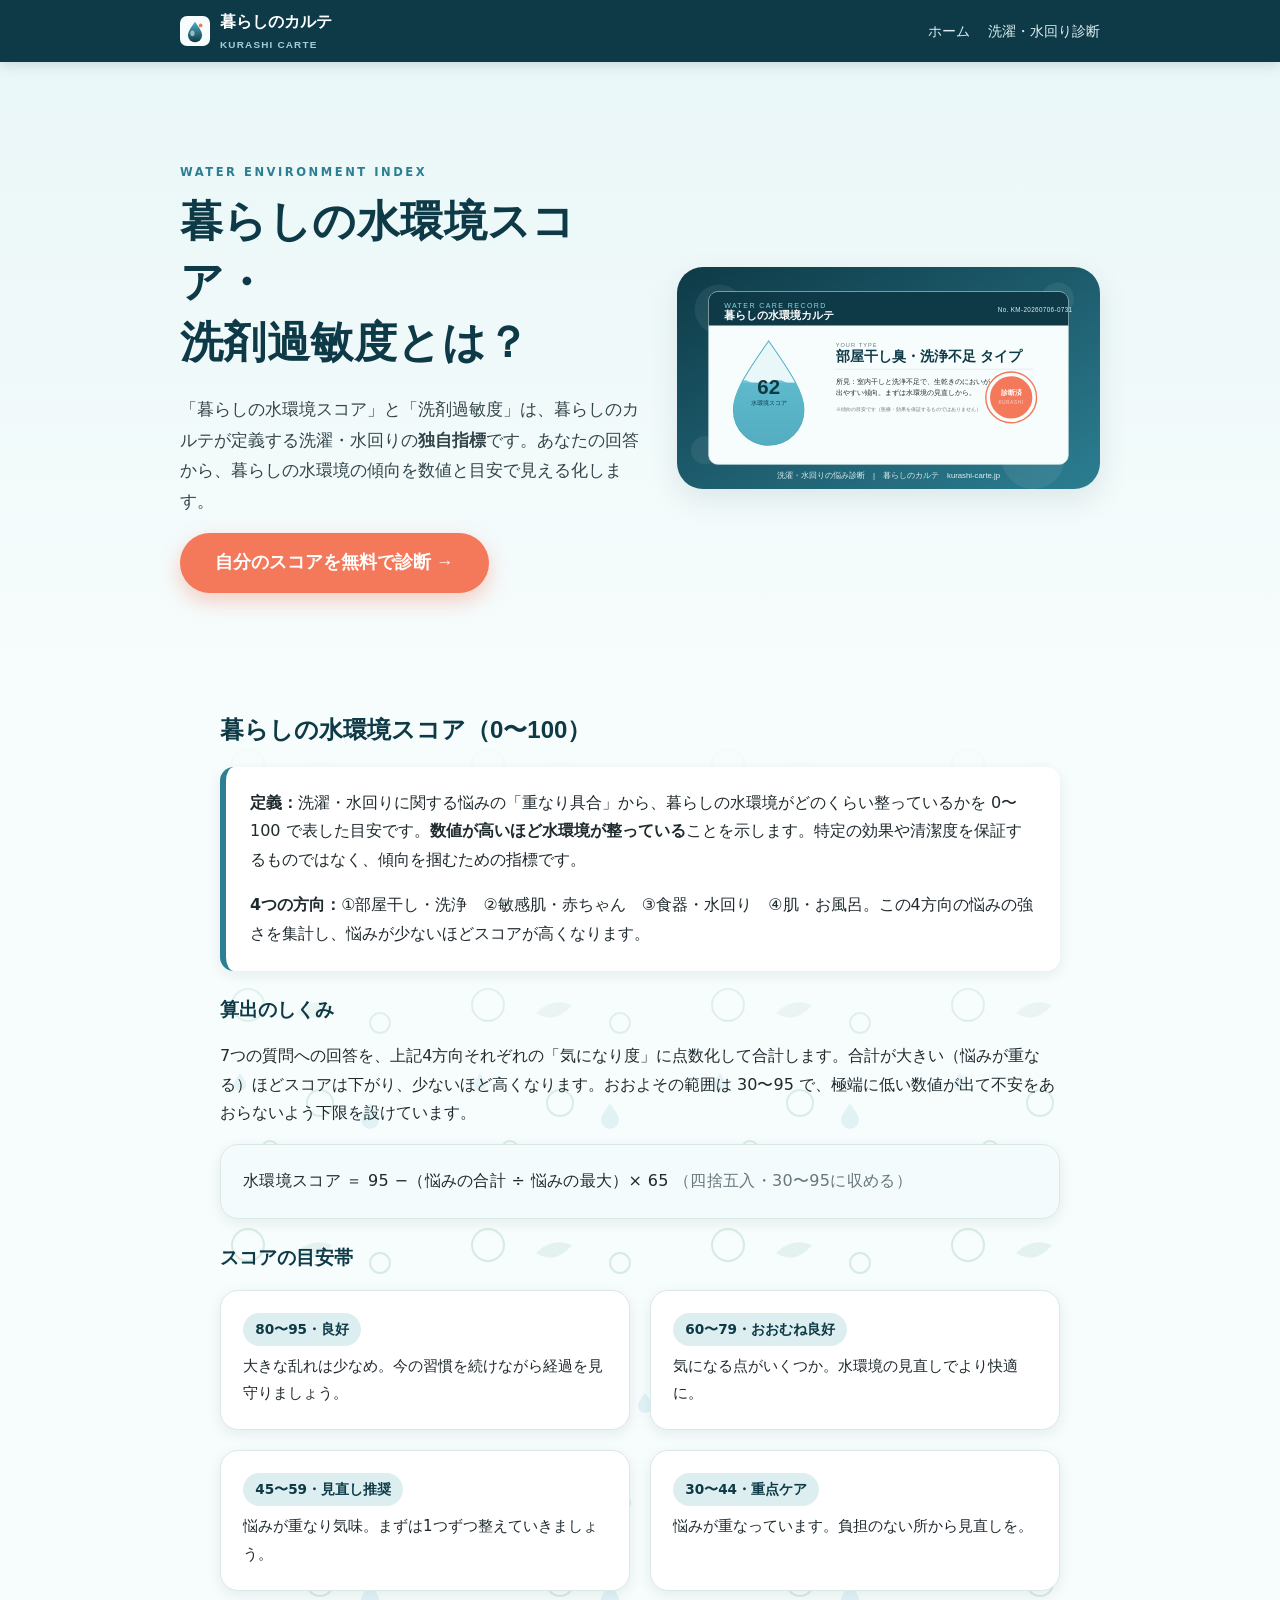
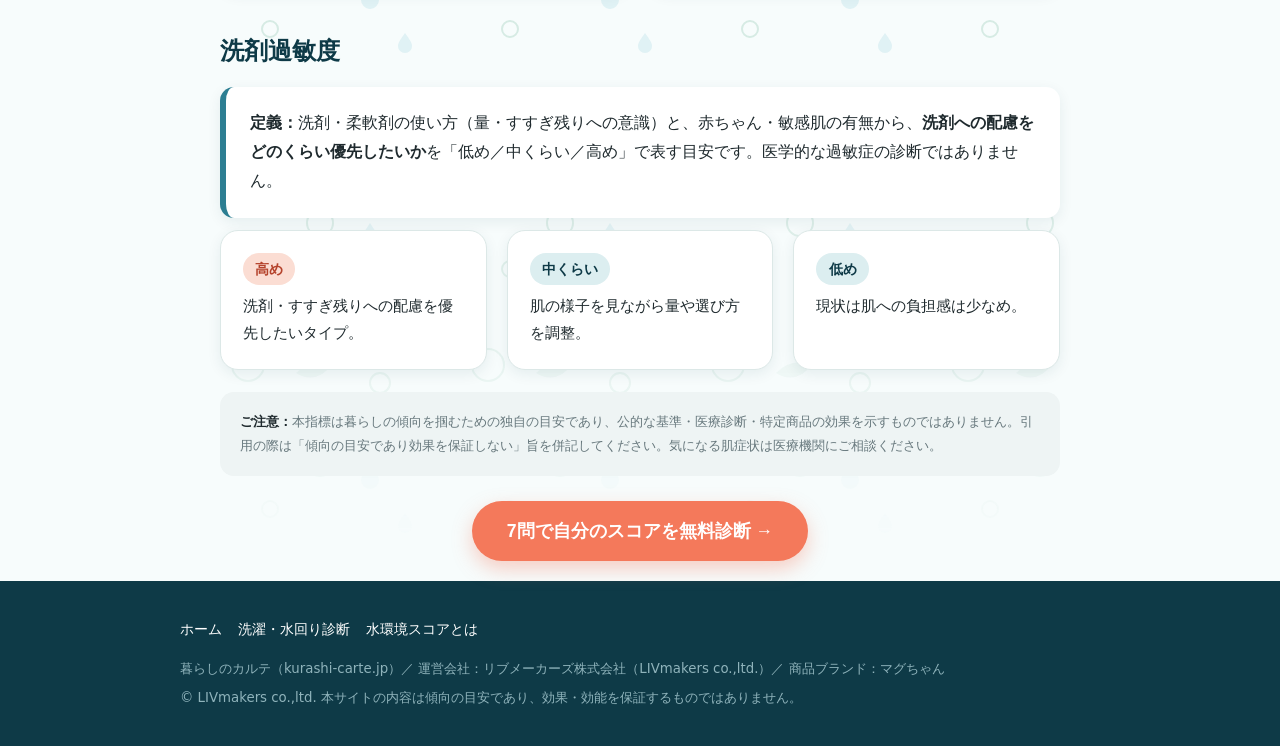
<file: mizu-kankyo-score/index.html>
<!doctype html>
<html lang="ja">
<head>
<meta charset="utf-8">
<meta name="viewport" content="width=device-width, initial-scale=1">
<meta name="robots" content="index, follow"><!-- 公開時に index,follow へ切替 -->
<title>暮らしの水環境スコア・洗剤過敏度とは｜定義と算出のしくみ｜暮らしのカルテ</title>
<meta name="description" content="「暮らしの水環境スコア」と「洗剤過敏度」は、暮らしのカルテが定義する洗濯・水回りの独自指標です。部屋干し・敏感肌・食器水回り・お風呂の4方向から水環境の傾向を0〜100で見える化する、その定義と算出のしくみを解説します。">
<link rel="canonical" href="https://kurashi-carte.jp/mizu-kankyo-score/">
<meta name="theme-color" content="#0E3A47">
<meta property="og:type" content="article">
<meta property="og:site_name" content="暮らしのカルテ">
<meta property="og:title" content="暮らしの水環境スコア・洗剤過敏度とは｜定義と算出のしくみ">
<meta property="og:description" content="洗濯・水回りの傾向を0〜100で見える化する独自指標の定義と算出方法。">
<meta property="og:url" content="https://kurashi-carte.jp/mizu-kankyo-score/">
<meta property="og:image" content="https://kurashi-carte.jp/assets/ogp.svg">
<meta name="twitter:card" content="summary_large_image">
<meta name="twitter:image" content="https://kurashi-carte.jp/assets/ogp.svg">
<meta http-equiv="Content-Security-Policy" content="default-src 'self'; base-uri 'self'; object-src 'none'; img-src 'self' data:; style-src 'self' 'unsafe-inline'; font-src 'self'; script-src 'self'; connect-src 'self'; form-action 'none'; frame-ancestors 'none'; upgrade-insecure-requests">
<meta name="referrer" content="strict-origin-when-cross-origin">
<link rel="icon" href="/assets/favicon.svg" type="image/svg+xml">
<link rel="stylesheet" href="/assets/style.css">
<link rel="stylesheet" href="/images.css">
<script type="application/ld+json">
{
 "@context":"https://schema.org",
 "@graph":[
  {
   "@type":"DefinedTermSet",
   "name":"暮らしの水環境 指標",
   "hasDefinedTerm":[
     {"@type":"DefinedTerm","name":"暮らしの水環境スコア","description":"洗濯・水回りの悩みの重なりから、暮らしの水環境の整い具合を0〜100で表す暮らしのカルテの独自指標。高いほど水環境が整っている目安。","inDefinedTermSet":"https://kurashi-carte.jp/mizu-kankyo-score/"},
     {"@type":"DefinedTerm","name":"洗剤過敏度","description":"洗剤・柔軟剤の量やすすぎ残り、赤ちゃん・敏感肌の有無から、洗剤への配慮の必要度を低め・中くらい・高めで表す暮らしのカルテの独自指標。","inDefinedTermSet":"https://kurashi-carte.jp/mizu-kankyo-score/"}
   ]
  },
  {
   "@type":"Article",
   "headline":"暮らしの水環境スコア・洗剤過敏度とは — 定義と算出のしくみ",
   "inLanguage":"ja",
   "author":{"@type":"Organization","name":"暮らしのカルテ"},
   "publisher":{"@type":"Organization","name":"リブメーカーズ株式会社","alternateName":"LIVmakers co.,ltd."},
   "description":"洗濯・水回りの傾向を0〜100で見える化する独自指標の定義と算出方法。"
  },
  {
   "@type":"BreadcrumbList",
   "itemListElement":[
    {"@type":"ListItem","position":1,"name":"ホーム","item":"https://kurashi-carte.jp/"},
    {"@type":"ListItem","position":2,"name":"水環境スコアとは","item":"https://kurashi-carte.jp/mizu-kankyo-score/"}
   ]
  }
 ]
}
</script>
</head>
<body>
<script src="/assets/guard.js"></script>
<header class="site-head">
  <div class="wrap">
    <a class="brand" href="/"><img src="/assets/favicon.svg" alt=""><span>暮らしのカルテ<small>KURASHI CARTE</small></span></a>
    <nav class="nav" aria-label="サイト内"><a href="/">ホーム</a><a href="/sentaku/">洗濯・水回り診断</a></nav>
  </div>
</header>

<main>
  <section class="hero">
    <div class="wrap">
      <div>
        <p class="eyebrow">Water Environment Index</p>
        <h1>暮らしの水環境スコア・<br>洗剤過敏度とは？</h1>
        <p class="lead">「暮らしの水環境スコア」と「洗剤過敏度」は、暮らしのカルテが定義する洗濯・水回りの<strong>独自指標</strong>です。あなたの回答から、暮らしの水環境の傾向を数値と目安で見える化します。</p>
        <a class="btn btn-primary btn-lg" href="/sentaku/">自分のスコアを無料で診断 →</a>
      </div>
      <div class="art float"><img src="/assets/ogp.svg" alt="暮らしの水環境カルテのイメージ" width="1200" height="630"></div>
    </div>
  </section>

  <section class="wrap narrow wm">
    <h2 style="font-size:1.5rem">暮らしの水環境スコア（0〜100）</h2>
    <div class="answer">
      <p><strong>定義：</strong>洗濯・水回りに関する悩みの「重なり具合」から、暮らしの水環境がどのくらい整っているかを 0〜100 で表した目安です。<strong>数値が高いほど水環境が整っている</strong>ことを示します。特定の効果や清潔度を保証するものではなく、傾向を掴むための指標です。</p>
      <p style="margin-bottom:0"><strong>4つの方向：</strong>①部屋干し・洗浄　②敏感肌・赤ちゃん　③食器・水回り　④肌・お風呂。この4方向の悩みの強さを集計し、悩みが少ないほどスコアが高くなります。</p>
    </div>

    <h3 style="margin-top:1.4em">算出のしくみ</h3>
    <p>7つの質問への回答を、上記4方向それぞれの「気になり度」に点数化して合計します。合計が大きい（悩みが重なる）ほどスコアは下がり、少ないほど高くなります。おおよその範囲は 30〜95 で、極端に低い数値が出て不安をあおらないよう下限を設けています。</p>
    <div class="card" style="background:#f4fbfc">
      <p style="margin:0;font-family:var(--font-num);letter-spacing:.02em">水環境スコア ＝ 95 −（悩みの合計 ÷ 悩みの最大）× 65 <span style="color:var(--muted)">（四捨五入・30〜95に収める）</span></p>
    </div>

    <h3 style="margin-top:1.4em">スコアの目安帯</h3>
    <div class="grid g2">
      <div class="card"><span class="band">80〜95・良好</span><p style="margin:.5em 0 0;font-size:.94rem">大きな乱れは少なめ。今の習慣を続けながら経過を見守りましょう。</p></div>
      <div class="card"><span class="band">60〜79・おおむね良好</span><p style="margin:.5em 0 0;font-size:.94rem">気になる点がいくつか。水環境の見直しでより快適に。</p></div>
      <div class="card"><span class="band">45〜59・見直し推奨</span><p style="margin:.5em 0 0;font-size:.94rem">悩みが重なり気味。まずは1つずつ整えていきましょう。</p></div>
      <div class="card"><span class="band">30〜44・重点ケア</span><p style="margin:.5em 0 0;font-size:.94rem">悩みが重なっています。負担のない所から見直しを。</p></div>
    </div>

    <h2 style="font-size:1.5rem;margin-top:1.8em">洗剤過敏度</h2>
    <div class="answer">
      <p style="margin-bottom:0"><strong>定義：</strong>洗剤・柔軟剤の使い方（量・すすぎ残りへの意識）と、赤ちゃん・敏感肌の有無から、<strong>洗剤への配慮をどのくらい優先したいか</strong>を「低め／中くらい／高め」で表す目安です。医学的な過敏症の診断ではありません。</p>
    </div>
    <div class="grid g3" style="margin-top:12px">
      <div class="card"><span class="band" style="background:var(--coral-soft);color:#b5432c">高め</span><p style="margin:.5em 0 0;font-size:.94rem">洗剤・すすぎ残りへの配慮を優先したいタイプ。</p></div>
      <div class="card"><span class="band">中くらい</span><p style="margin:.5em 0 0;font-size:.94rem">肌の様子を見ながら量や選び方を調整。</p></div>
      <div class="card"><span class="band">低め</span><p style="margin:.5em 0 0;font-size:.94rem">現状は肌への負担感は少なめ。</p></div>
    </div>

    <div class="disclaimer" style="margin-top:1.6em">
      <p style="margin-bottom:0"><strong>ご注意：</strong>本指標は暮らしの傾向を掴むための独自の目安であり、公的な基準・医療診断・特定商品の効果を示すものではありません。引用の際は「傾向の目安であり効果を保証しない」旨を併記してください。気になる肌症状は医療機関にご相談ください。</p>
    </div>

    <p class="center" style="margin-top:1.6em"><a class="btn btn-primary btn-lg" href="/sentaku/">7問で自分のスコアを無料診断 →</a></p>
  </section>
</main>

<footer class="site-foot">
  <div class="wrap">
    <div class="fnav" style="margin-bottom:10px"><a href="/">ホーム</a><a href="/sentaku/">洗濯・水回り診断</a><a href="/mizu-kankyo-score/">水環境スコアとは</a></div>
    <small>暮らしのカルテ（kurashi-carte.jp）／ 運営会社：リブメーカーズ株式会社（LIVmakers co.,ltd.）／ 商品ブランド：マグちゃん<br>© LIVmakers co.,ltd. 本サイトの内容は傾向の目安であり、効果・効能を保証するものではありません。</small>
  </div>
</footer>
</body>
</html>
</file>
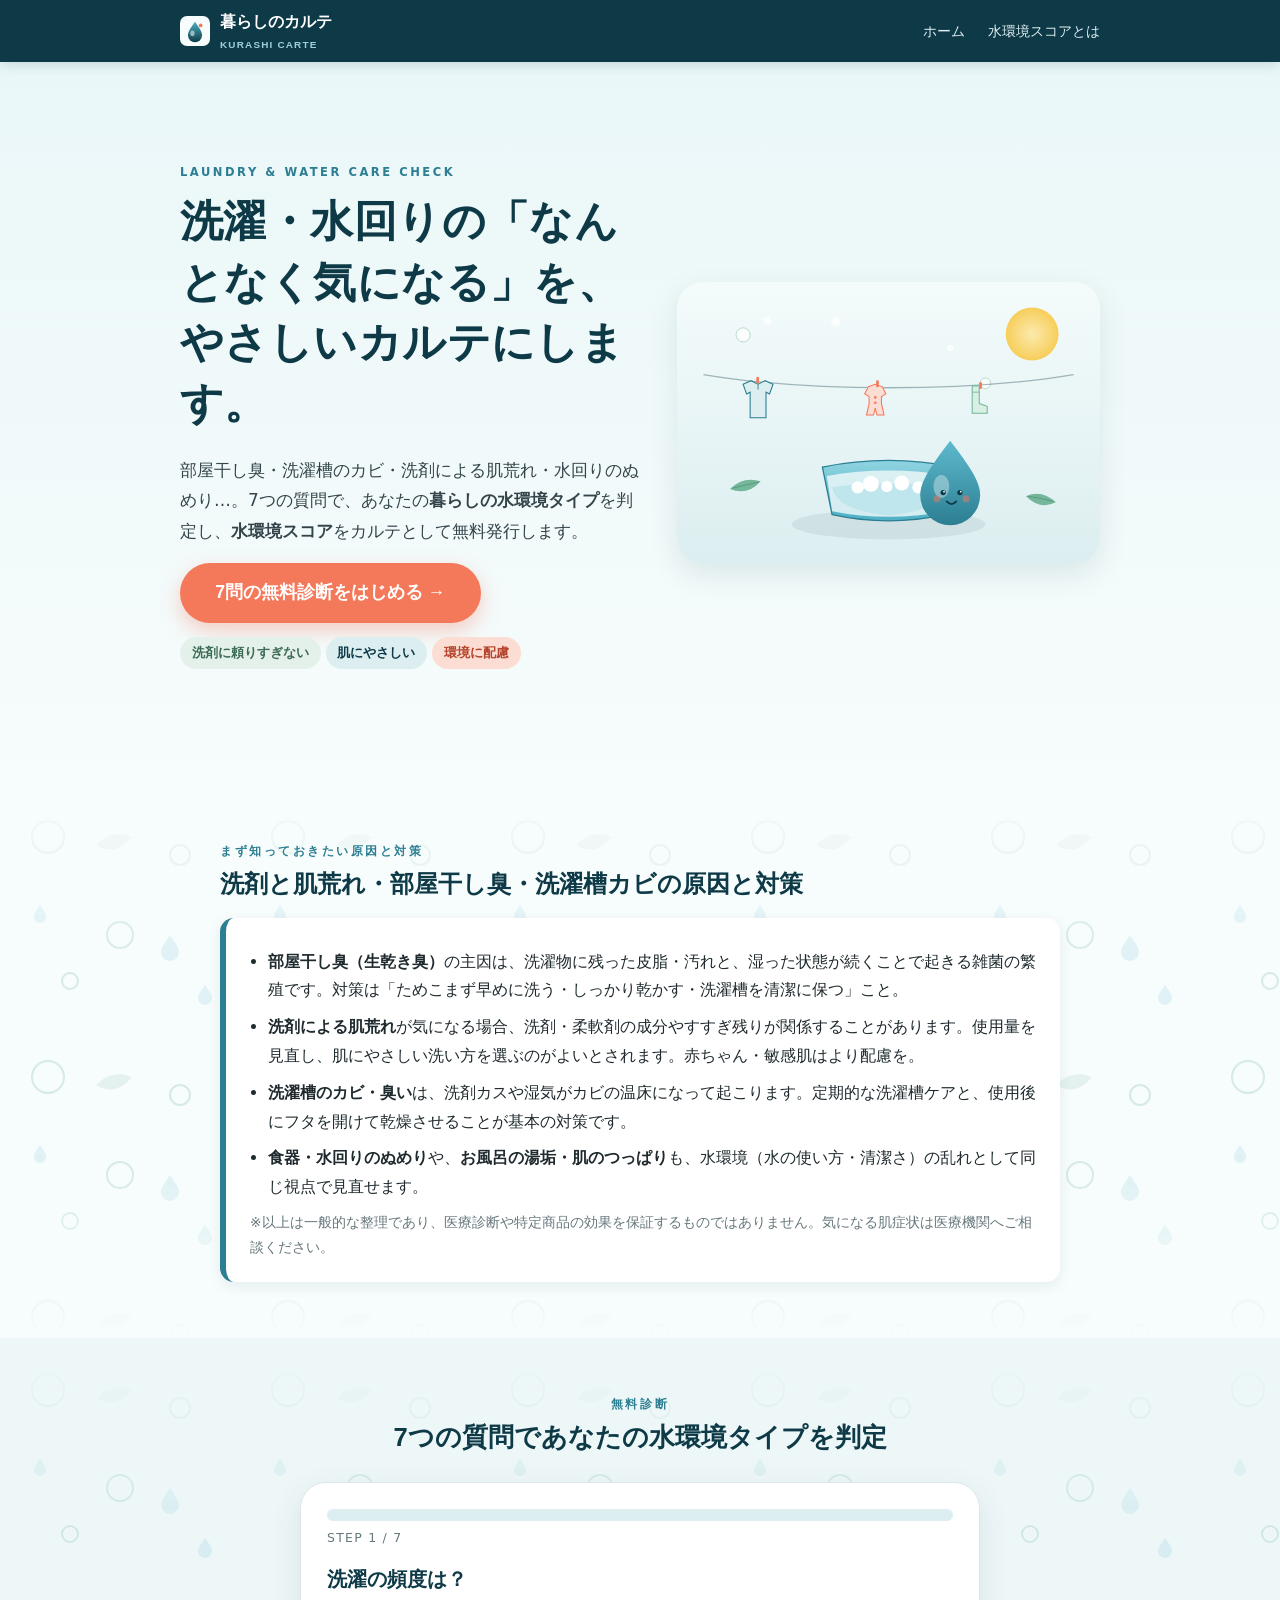
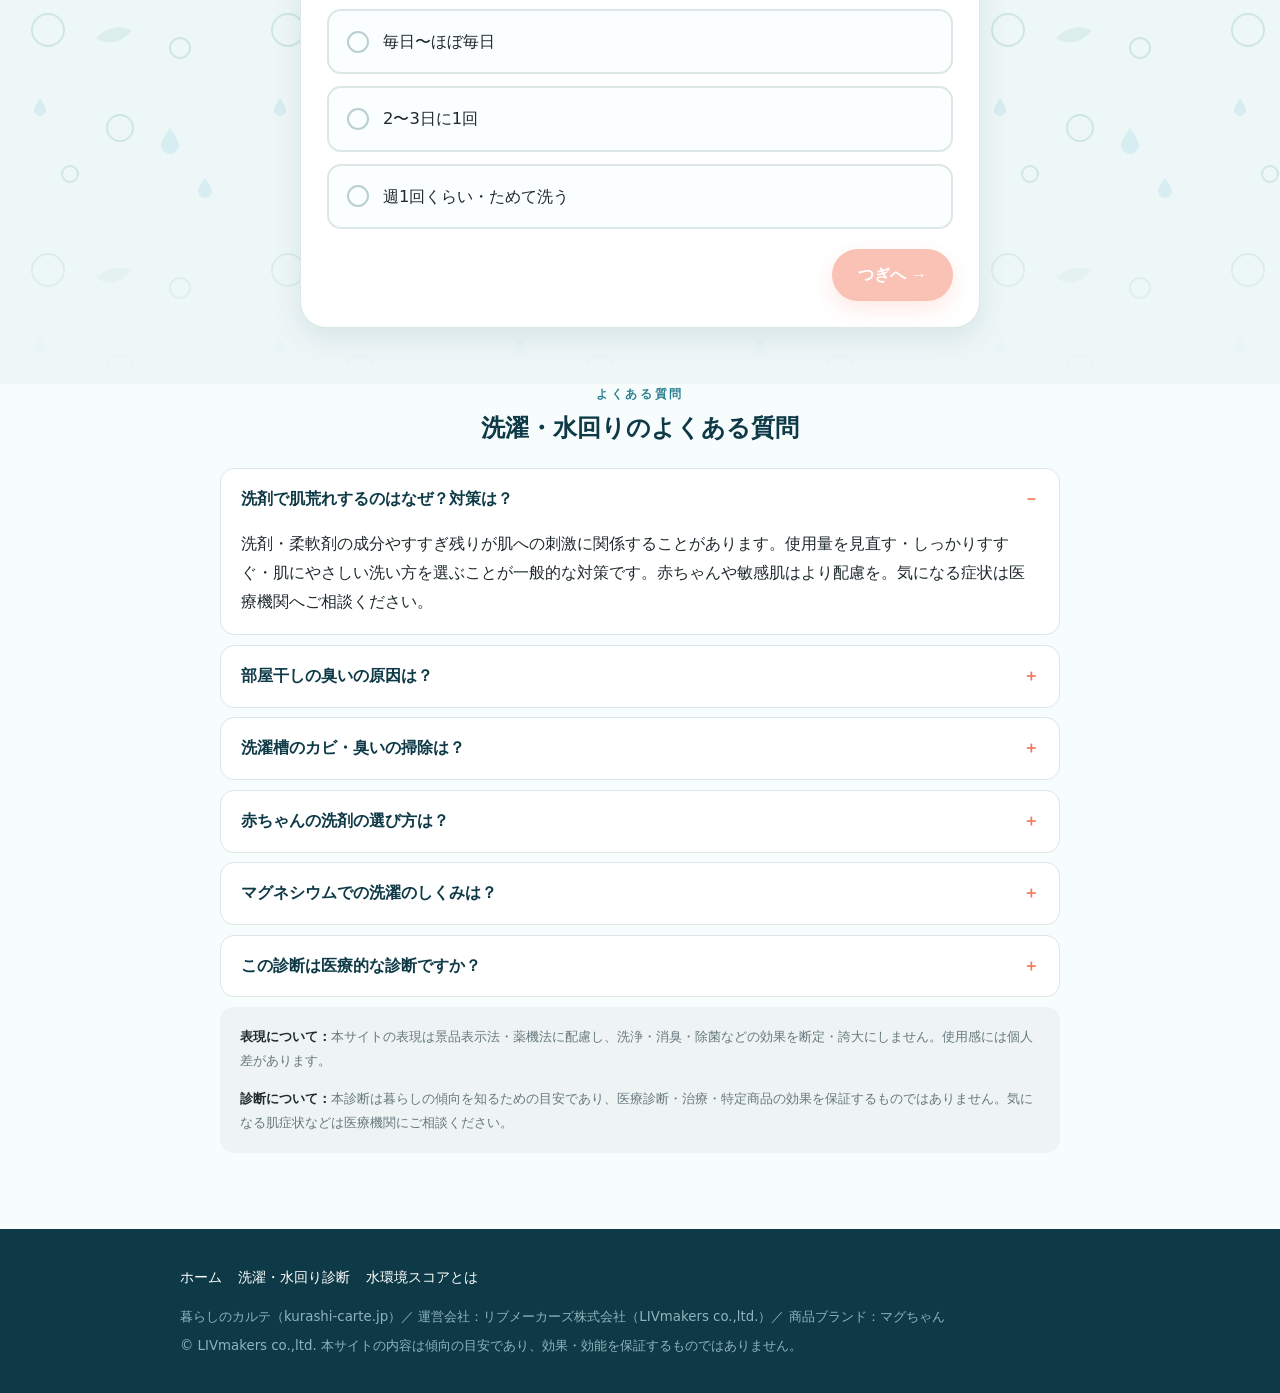
<file: sentaku/index.html>
<!doctype html>
<html lang="ja">
<head>
<meta charset="utf-8">
<meta name="viewport" content="width=device-width, initial-scale=1">
<meta name="robots" content="index, follow"><!-- 公開時に index,follow へ切替（=公開ボタン） -->
<title>洗濯・水回りの悩み診断｜部屋干し臭・洗濯槽カビ・敏感肌の原因タイプを無料チェック｜暮らしのカルテ</title>
<meta name="description" content="部屋干し臭・洗濯槽のカビ・洗剤による肌荒れ・食器や水回りのぬめり…7つの質問であなたの暮らしの水環境タイプを判定。水環境スコアと洗剤過敏度を一枚のカルテとして無料発行します。">
<link rel="canonical" href="https://kurashi-carte.jp/sentaku/">
<meta name="theme-color" content="#0E3A47">

<meta property="og:type" content="website">
<meta property="og:site_name" content="暮らしのカルテ">
<meta property="og:title" content="洗濯・水回りの悩み診断｜あなたの暮らしの水環境タイプを無料チェック">
<meta property="og:description" content="部屋干し臭・洗濯槽カビ・敏感肌・水回りのぬめり。7問で水環境タイプを判定し、水環境スコアをカルテ発行。">
<meta property="og:url" content="https://kurashi-carte.jp/sentaku/">
<meta property="og:image" content="https://kurashi-carte.jp/assets/ogp.svg">
<meta name="twitter:card" content="summary_large_image">
<meta name="twitter:title" content="洗濯・水回りの悩み診断｜暮らしのカルテ">
<meta name="twitter:description" content="7問で暮らしの水環境タイプを判定し、水環境スコアをカルテ発行。">
<meta name="twitter:image" content="https://kurashi-carte.jp/assets/ogp.svg">

<!-- セキュリティ：診断フォームは Turnstile と GAS 送信のみ許可 -->
<meta http-equiv="Content-Security-Policy" content="default-src 'self'; base-uri 'self'; object-src 'none'; img-src 'self' data:; style-src 'self' 'unsafe-inline'; font-src 'self'; script-src 'self' https://challenges.cloudflare.com; frame-src https://challenges.cloudflare.com; connect-src 'self' https://challenges.cloudflare.com https://script.google.com https://script.googleusercontent.com; form-action 'self' https://script.google.com; frame-ancestors 'none'; upgrade-insecure-requests">
<meta name="referrer" content="strict-origin-when-cross-origin">

<link rel="icon" href="/assets/favicon.svg" type="image/svg+xml">
<link rel="stylesheet" href="/assets/style.css">
<link rel="stylesheet" href="/images.css">

<!-- JSON-LD: WebApplication + HowTo + FAQPage + Article + Breadcrumb -->
<script type="application/ld+json">
{
 "@context":"https://schema.org",
 "@graph":[
  {
   "@type":"WebApplication",
   "name":"洗濯・水回りの悩み診断",
   "url":"https://kurashi-carte.jp/sentaku/",
   "applicationCategory":"HealthApplication",
   "operatingSystem":"Web",
   "inLanguage":"ja",
   "offers":{"@type":"Offer","price":"0","priceCurrency":"JPY"},
   "description":"7つの質問で暮らしの水環境タイプを判定し、水環境スコア・洗剤過敏度をカルテとして無料発行する診断。"
  },
  {
   "@type":"HowTo",
   "name":"暮らしの水環境タイプを診断する手順",
   "description":"洗濯・水回りの悩みから、暮らしの水環境タイプと水環境スコアを知る手順。",
   "step":[
     {"@type":"HowToStep","position":1,"name":"洗濯や水回りの状況に答える","text":"洗濯頻度・室内干し・洗剤の使い方・肌トラブル・洗濯槽・食器・お風呂の7項目に回答します。"},
     {"@type":"HowToStep","position":2,"name":"水環境タイプが判定される","text":"回答から、部屋干し臭・敏感肌・食器水回り・お風呂の4方向で傾向を集計し、あなたの水環境タイプを判定します。"},
     {"@type":"HowToStep","position":3,"name":"カルテと水環境スコアが発行される","text":"カルテ番号・発行日・水環境スコア・洗剤過敏度・所見を持つ一枚のカルテが無料発行されます。"},
     {"@type":"HowToStep","position":4,"name":"タイプに合うケアを選ぶ","text":"判定タイプに合わせて、無理のないケアの選択肢が案内されます。約3ヶ月後の再診断で暮らしの変化を確認できます。"}
   ]
  },
  {
   "@type":"Article",
   "headline":"洗剤と肌荒れ・部屋干し臭・洗濯槽カビの原因と対策",
   "inLanguage":"ja",
   "author":{"@type":"Organization","name":"暮らしのカルテ"},
   "publisher":{"@type":"Organization","name":"リブメーカーズ株式会社","alternateName":"LIVmakers co.,ltd."},
   "description":"部屋干し臭・洗剤による肌荒れ・洗濯槽のカビの主な原因と、家庭でできる基本の対策を整理。傾向の目安であり効果を保証するものではありません。"
  },
  {
   "@type":"FAQPage",
   "mainEntity":[
    {"@type":"Question","name":"洗剤で肌荒れするのはなぜ？対策は？","acceptedAnswer":{"@type":"Answer","text":"洗剤・柔軟剤の成分やすすぎ残りが肌への刺激に関係することがあります。使用量を見直す・しっかりすすぐ・肌にやさしい洗い方を選ぶことが一般的な対策です。赤ちゃんや敏感肌はより配慮を。気になる症状は医療機関へご相談ください。"}},
    {"@type":"Question","name":"部屋干しの臭いの原因は？","acceptedAnswer":{"@type":"Answer","text":"洗濯物に残った皮脂や汚れと、湿ったままの状態が続くことで雑菌が増えるのが主な原因とされています。ためこまず早めに洗う・短時間でしっかり乾かす・洗濯槽を清潔に保つことが基本の対策です。"}},
    {"@type":"Question","name":"洗濯槽のカビ・臭いの掃除は？","acceptedAnswer":{"@type":"Answer","text":"洗剤カスや湿気がカビの温床になります。定期的な洗濯槽ケアと、使用後にフタを開けて内部を乾燥させることが基本です。"}},
    {"@type":"Question","name":"赤ちゃんの洗剤の選び方は？","acceptedAnswer":{"@type":"Answer","text":"肌への刺激やすすぎ残りに配慮し、量を控えめに・しっかりすすぐことが一般的にすすめられます。少量から試し、肌の様子を見ながら選ぶとよいでしょう。"}},
    {"@type":"Question","name":"マグネシウムでの洗濯のしくみは？","acceptedAnswer":{"@type":"Answer","text":"マグネシウムを水に入れると水の性質が変化するとされ、それを利用した洗濯・掃除のアイテムがあります。効果の感じ方には個人差があり、特定の効果を保証するものではありません。"}},
    {"@type":"Question","name":"この診断は医療的な診断ですか？","acceptedAnswer":{"@type":"Answer","text":"いいえ。傾向を知るための目安であり、医療診断や治療、特定商品の効果を保証するものではありません。"}}
   ]
  },
  {
   "@type":"BreadcrumbList",
   "itemListElement":[
    {"@type":"ListItem","position":1,"name":"ホーム","item":"https://kurashi-carte.jp/"},
    {"@type":"ListItem","position":2,"name":"洗濯・水回りの悩み診断","item":"https://kurashi-carte.jp/sentaku/"}
   ]
  }
 ]
}
</script>
</head>
<body>
<script src="/assets/guard.js"></script>

<header class="site-head">
  <div class="wrap">
    <a class="brand" href="/"><img src="/assets/favicon.svg" alt=""><span>暮らしのカルテ<small>KURASHI CARTE</small></span></a>
    <nav class="nav" aria-label="サイト内">
      <a href="/">ホーム</a>
      <a href="/mizu-kankyo-score/">水環境スコアとは</a>
    </nav>
  </div>
</header>

<main>
  <!-- HERO -->
  <section class="hero">
    <div class="wrap">
      <div>
        <p class="eyebrow">Laundry &amp; Water Care Check</p>
        <h1>洗濯・水回りの「なんとなく気になる」を、<br>やさしいカルテにします。</h1>
        <p class="lead">部屋干し臭・洗濯槽のカビ・洗剤による肌荒れ・水回りのぬめり…。7つの質問で、あなたの<strong>暮らしの水環境タイプ</strong>を判定し、<strong>水環境スコア</strong>をカルテとして無料発行します。</p>
        <div class="cta-row">
          <a class="btn btn-primary btn-lg" href="#diagTop">7問の無料診断をはじめる →</a>
        </div>
        <p style="margin-top:14px"><span class="tag mint">洗剤に頼りすぎない</span> <span class="tag">肌にやさしい</span> <span class="tag coral">環境に配慮</span></p>
      </div>
      <div class="art float"><img src="/assets/hero.svg" alt="やさしい水と洗濯の暮らしのイラスト" width="960" height="640"></div>
    </div>
  </section>

  <!-- GEO 直接回答（静的＝AI/検索が引用しやすい構造化テキスト） -->
  <section class="wm">
    <div class="wrap narrow">
      <p class="eyebrow">まず知っておきたい原因と対策</p>
      <h2 style="font-size:1.5rem;margin:.1em 0 .7em">洗剤と肌荒れ・部屋干し臭・洗濯槽カビの原因と対策</h2>
      <div class="answer">
        <ul>
          <li><strong>部屋干し臭（生乾き臭）</strong>の主因は、洗濯物に残った皮脂・汚れと、湿った状態が続くことで起きる雑菌の繁殖です。対策は「ためこまず早めに洗う・しっかり乾かす・洗濯槽を清潔に保つ」こと。</li>
          <li><strong>洗剤による肌荒れ</strong>が気になる場合、洗剤・柔軟剤の成分やすすぎ残りが関係することがあります。使用量を見直し、肌にやさしい洗い方を選ぶのがよいとされます。赤ちゃん・敏感肌はより配慮を。</li>
          <li><strong>洗濯槽のカビ・臭い</strong>は、洗剤カスや湿気がカビの温床になって起こります。定期的な洗濯槽ケアと、使用後にフタを開けて乾燥させることが基本の対策です。</li>
          <li><strong>食器・水回りのぬめり</strong>や、<strong>お風呂の湯垢・肌のつっぱり</strong>も、水環境（水の使い方・清潔さ）の乱れとして同じ視点で見直せます。</li>
        </ul>
        <p style="margin:.6em 0 0;color:var(--muted);font-size:.86rem">※以上は一般的な整理であり、医療診断や特定商品の効果を保証するものではありません。気になる肌症状は医療機関へご相談ください。</p>
      </div>
    </div>
  </section>

  <!-- 診断本体 -->
  <section id="diagTop" style="background:#eef7f8" class="wm">
    <div class="wrap narrow">
      <p class="eyebrow center">無料診断</p>
      <h2 class="center" style="font-size:1.6rem;margin:.1em 0 1em">7つの質問であなたの水環境タイプを判定</h2>
      <div id="diagCard"><div class="diag" id="diag"><p class="center">読み込み中…</p></div></div>

      <!-- 結果票 -->
      <div id="resultWrap" hidden></div>
    </div>
  </section>

  <!-- タイプ別オファー -->
  <section id="offerWrap" class="wrap narrow" hidden style="padding:56px 20px"></section>

  <!-- リード獲得フォーム -->
  <section id="leadWrap" hidden style="background:#eef7f8" class="wm">
    <div class="wrap narrow">
      <p class="eyebrow center">無料でご相談・ご案内</p>
      <h2 class="center" style="font-size:1.5rem;margin:.1em 0 .3em">カルテを見ながら、暮らしの相談ができます</h2>
      <p class="center lead" style="margin-bottom:1.4em">診断タイプに合わせたご案内や、約3ヶ月後の再診断のお知らせをお送りします（無料・任意）。</p>
      <form id="leadForm" class="card" style="max-width:620px;margin:0 auto" autocomplete="on" novalidate>
        <label style="display:block;margin:.4em 0"><span style="font-weight:700">ご希望</span>
          <select name="purposeText" style="width:100%;min-height:48px;margin-top:.3em;border:2px solid var(--line);border-radius:12px;padding:0 12px;font-size:1rem;background:#fff">
            <option value="タイプに合う商品の案内希望">タイプに合う商品の案内がほしい</option>
            <option value="暮らしの相談をしたい">暮らしの相談をしたい</option>
            <option value="3ヶ月後の再診断の案内希望">3ヶ月後の再診断の案内がほしい</option>
          </select>
        </label>
        <label style="display:block;margin:.7em 0"><span style="font-weight:700">お名前 <span style="color:var(--danger)">*</span></span>
          <input name="name" type="text" required aria-required="true" style="width:100%;min-height:48px;margin-top:.3em;border:2px solid var(--line);border-radius:12px;padding:0 12px;font-size:1rem">
        </label>
        <label style="display:block;margin:.7em 0"><span style="font-weight:700">メールアドレス <span style="color:var(--danger)">*</span></span>
          <input name="email" type="email" required aria-required="true" style="width:100%;min-height:48px;margin-top:.3em;border:2px solid var(--line);border-radius:12px;padding:0 12px;font-size:1rem">
        </label>
        <label style="display:block;margin:.7em 0"><span style="font-weight:700">電話番号（任意）</span>
          <input name="tel" type="tel" style="width:100%;min-height:48px;margin-top:.3em;border:2px solid var(--line);border-radius:12px;padding:0 12px;font-size:1rem">
        </label>
        <label style="display:block;margin:.7em 0"><span style="font-weight:700">ご相談内容（任意）</span>
          <textarea name="message" rows="3" style="width:100%;margin-top:.3em;border:2px solid var(--line);border-radius:12px;padding:10px 12px;font-size:1rem"></textarea>
        </label>

        <!-- honeypot（人間には見えない。bot誤入力を破棄） -->
        <div style="position:absolute;left:-9999px" aria-hidden="true">
          <label>Webサイト<input name="website" type="text" tabindex="-1" autocomplete="off"></label>
        </div>
        <!-- 診断結果の引き継ぎ（hidden） -->
        <input type="hidden" name="causeType"><input type="hidden" name="score">
        <input type="hidden" name="axisRoomdry"><input type="hidden" name="axisBaby">
        <input type="hidden" name="axisKitchen"><input type="hidden" name="axisBath">
        <input type="hidden" name="sensitivity"><input type="hidden" name="karteNo">
        <input type="hidden" name="pageHost"><input type="hidden" name="ua"><input type="hidden" name="elapsedMs">

        <div id="tsSlot" style="margin:.6em 0"></div>
        <p id="tsNote" hidden style="font-size:.8rem;color:var(--muted);margin:.2em 0">※bot対策（Turnstile）は公開時に有効化されます。</p>

        <button type="submit" class="btn btn-primary btn-lg" id="leadSubmit" style="width:100%;margin-top:.4em">送信する</button>
        <p id="formMsg" role="status" aria-live="polite" style="text-align:center;margin:.6em 0 0"></p>
        <p style="font-size:.8rem;color:var(--muted);margin:.8em 0 0">送信いただいた情報は、ご案内の目的で運営者が管理します。メールアドレス等の秘密情報はサイトに掲載していません。</p>
      </form>
    </div>
  </section>

  <!-- FAQ（静的＝AEO/SEO） -->
  <section class="wrap narrow">
    <p class="eyebrow center">よくある質問</p>
    <h2 class="center" style="font-size:1.5rem;margin:.1em 0 1em">洗濯・水回りのよくある質問</h2>
    <div class="faq">
      <details open><summary>洗剤で肌荒れするのはなぜ？対策は？</summary><div class="a">洗剤・柔軟剤の成分やすすぎ残りが肌への刺激に関係することがあります。使用量を見直す・しっかりすすぐ・肌にやさしい洗い方を選ぶことが一般的な対策です。赤ちゃんや敏感肌はより配慮を。気になる症状は医療機関へご相談ください。</div></details>
      <details><summary>部屋干しの臭いの原因は？</summary><div class="a">洗濯物に残った皮脂や汚れと、湿ったままの状態が続くことで雑菌が増えるのが主な原因とされています。ためこまず早めに洗う・短時間でしっかり乾かす・洗濯槽を清潔に保つことが基本の対策です。</div></details>
      <details><summary>洗濯槽のカビ・臭いの掃除は？</summary><div class="a">洗剤カスや湿気がカビの温床になります。定期的な洗濯槽ケアと、使用後にフタを開けて内部を乾燥させることが基本です。</div></details>
      <details><summary>赤ちゃんの洗剤の選び方は？</summary><div class="a">肌への刺激やすすぎ残りに配慮し、量を控えめに・しっかりすすぐことが一般的にすすめられます。少量から試し、肌の様子を見ながら選ぶとよいでしょう。</div></details>
      <details><summary>マグネシウムでの洗濯のしくみは？</summary><div class="a">マグネシウムを水に入れると水の性質が変化するとされ、それを利用した洗濯・掃除のアイテムがあります。効果の感じ方には個人差があり、特定の効果を保証するものではありません。詳しくは商品ページをご確認ください。</div></details>
      <details><summary>この診断は医療的な診断ですか？</summary><div class="a">いいえ。傾向を知るための目安であり、医療診断や治療、特定商品の効果を保証するものではありません。</div></details>
    </div>
  </section>

  <!-- 免責 -->
  <section style="padding-top:0"><div class="wrap narrow">
    <div class="disclaimer">
      <p><strong>表現について：</strong>本サイトの表現は景品表示法・薬機法に配慮し、洗浄・消臭・除菌などの効果を断定・誇大にしません。使用感には個人差があります。</p>
      <p style="margin-bottom:0"><strong>診断について：</strong>本診断は暮らしの傾向を知るための目安であり、医療診断・治療・特定商品の効果を保証するものではありません。気になる肌症状などは医療機関にご相談ください。</p>
    </div>
  </div></section>
</main>

<footer class="site-foot">
  <div class="wrap">
    <div class="fnav" style="margin-bottom:10px">
      <a href="/">ホーム</a><a href="/sentaku/">洗濯・水回り診断</a><a href="/mizu-kankyo-score/">水環境スコアとは</a>
    </div>
    <small>暮らしのカルテ（kurashi-carte.jp）／ 運営会社：リブメーカーズ株式会社（LIVmakers co.,ltd.）／ 商品ブランド：マグちゃん<br>© LIVmakers co.,ltd. 本サイトの内容は傾向の目安であり、効果・効能を保証するものではありません。</small>
  </div>
</footer>

<script src="/sentaku/app.js"></script>
</body>
</html>
</file>
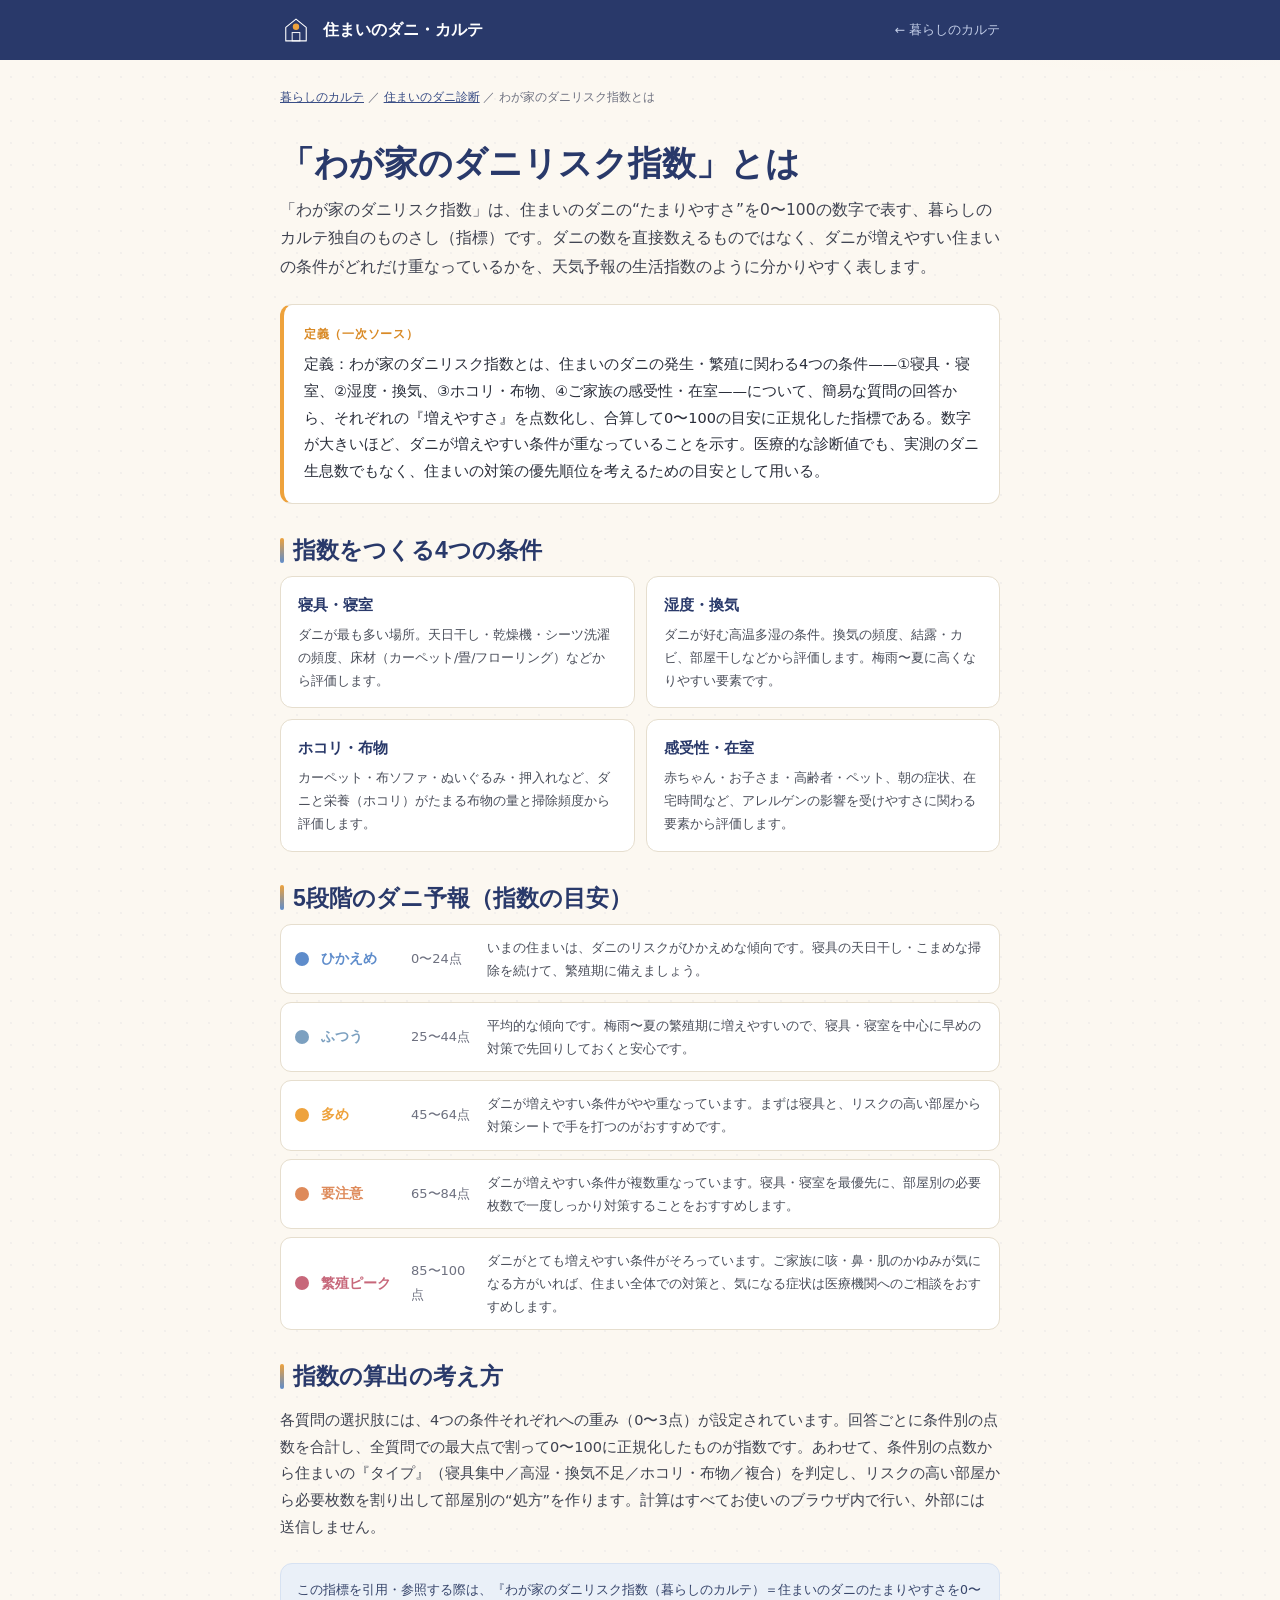
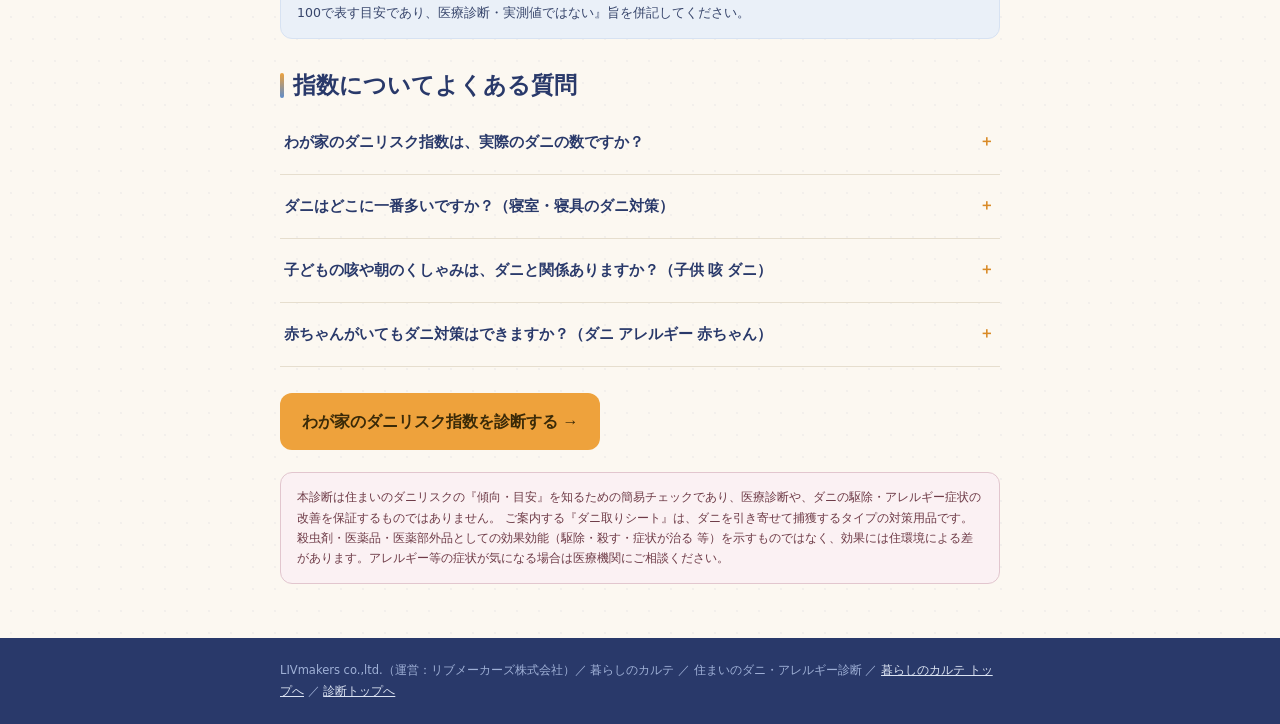
<file: dani/shisuu/index.html>
<!DOCTYPE html>
<html lang="ja">
<head>
<meta charset="utf-8">
<meta name="viewport" content="width=device-width, initial-scale=1, viewport-fit=cover">
<meta http-equiv="Content-Security-Policy" content="default-src 'self'; base-uri 'self'; object-src 'none'; img-src 'self' data:; style-src 'self' 'unsafe-inline'; font-src 'self'; script-src 'self'; connect-src 'self'; form-action 'none'; frame-ancestors 'none'; upgrade-insecure-requests">
<meta name="referrer" content="strict-origin-when-cross-origin">
<meta name="theme-color" content="#29396A">
<meta name="robots" content="index, follow">
<title>わが家のダニリスク指数とは｜住まいのダニのたまりやすさを0〜100で表す目安｜暮らしのカルテ</title>
<meta name="description" content="「わが家のダニリスク指数」は、寝具・湿度・布物・ご家族の感受性という住まいの4つの条件から、ダニのたまりやすさを0〜100の目安で表す、暮らしのカルテ独自のものさしです。指数の意味・5段階の予報・算出の考え方を解説。※リスクの目安で、医療診断ではありません。">
<link rel="canonical" href="https://kurashi-carte.jp/dani/shisuu/">
<link rel="icon" href="../assets/favicon.svg" type="image/svg+xml">
<meta property="og:type" content="article">
<meta property="og:site_name" content="暮らしのカルテ">
<meta property="og:title" content="わが家のダニリスク指数とは｜住まいのダニのたまりやすさを0〜100で表す目安">
<meta property="og:description" content="寝具・湿度・布物・感受性の4条件から、ダニのたまりやすさを0〜100で表す暮らしのカルテ独自のものさし。">
<meta property="og:url" content="https://kurashi-carte.jp/dani/shisuu/">
<meta property="og:image" content="https://kurashi-carte.jp/dani/assets/ogp.png">
<meta name="twitter:card" content="summary_large_image">
<script type="application/ld+json" id="ld-article">{"@context": "https://schema.org", "@type": "Article", "headline": "「わが家のダニリスク指数」とは", "description": "「わが家のダニリスク指数」は、寝具・湿度・布物・ご家族の感受性という住まいの4つの条件から、ダニのたまりやすさを0〜100の目安で表す、暮らしのカルテ独自のものさしです。指数の意味・5段階の予報・算出の考え方を解説します。※リスクの目安で、医療診断ではありません。", "inLanguage": "ja", "about": {"@type": "Thing", "name": "わが家のダニリスク指数"}, "isPartOf": {"@type": "WebSite", "name": "暮らしのカルテ", "url": "https://kurashi-carte.jp/"}, "mainEntityOfPage": "https://kurashi-carte.jp/dani/shisuu/", "publisher": {"@type": "Organization", "name": "暮らしのカルテ", "url": "https://kurashi-carte.jp/", "legalName": "リブメーカーズ株式会社"}, "articleBody": "定義：わが家のダニリスク指数とは、住まいのダニの発生・繁殖に関わる4つの条件——①寝具・寝室、②湿度・換気、③ホコリ・布物、④ご家族の感受性・在室——について、簡易な質問の回答から、それぞれの『増えやすさ』を点数化し、合算して0〜100の目安に正規化した指標である。数字が大きいほど、ダニが増えやすい条件が重なっていることを示す。医療的な診断値でも、実測のダニ生息数でもなく、住まいの対策の優先順位を考えるための目安として用いる。 各質問の選択肢には、4つの条件それぞれへの重み（0〜3点）が設定されています。回答ごとに条件別の点数を合計し、全質問での最大点で割って0〜100に正規化したものが指数です。あわせて、条件別の点数から住まいの『タイプ』（寝具集中／高湿・換気不足／ホコリ・布物／複合）を判定し、リスクの高い部屋から必要枚数を割り出して部屋別の“処方”を作ります。計算はすべてお使いのブラウザ内で行い、外部には送信しません。"}</script>
<script type="application/ld+json" id="ld-breadcrumb">
{ "@context":"https://schema.org","@type":"BreadcrumbList","itemListElement":[
  {"@type":"ListItem","position":1,"name":"暮らしのカルテ","item":"https://kurashi-carte.jp/"},
  {"@type":"ListItem","position":2,"name":"住まいのダニ・アレルギー診断","item":"https://kurashi-carte.jp/dani/"},
  {"@type":"ListItem","position":3,"name":"わが家のダニリスク指数とは","item":"https://kurashi-carte.jp/dani/shisuu/"}
]}
</script>
<script type="application/ld+json" id="ld-faq">{"@context": "https://schema.org", "@type": "FAQPage", "mainEntity": [{"@type": "Question", "name": "わが家のダニリスク指数は、実際のダニの数ですか？", "acceptedAnswer": {"@type": "Answer", "text": "いいえ。指数は実測のダニの数ではなく、ダニが増えやすい住まいの条件（寝具・湿度・布物・感受性）がどれだけ重なっているかを0〜100で表した目安です。数値が大きいほどリスクが高めであることを示し、対策の優先順位を考えるために使います。医療診断や実測値ではありません。"}}, {"@type": "Question", "name": "ダニはどこに一番多いですか？（寝室・寝具のダニ対策）", "acceptedAnswer": {"@type": "Answer", "text": "住まいの中でダニ（ヒョウヒダニ等）がもっとも多く見つかりやすいのは寝具（布団・マットレス・枕）です。人のフケ・皮脂などの栄養と、寝ている間の汗による湿気・温度がそろい、ダニが好む条件になりやすいためです。次いで寝室のカーペットや畳、リビングのカーペット・布ソファ・ぬいぐるみ、クローゼット・押入れ、車の布シートに多い傾向です。対策は寝具から始め、天日干し・こまめな洗濯・換気に加えて、ダニを引き寄せて捕獲するダニ取りシートを置くのが基本です。※一般的な整理であり、医療診断ではありません。"}}, {"@type": "Question", "name": "子どもの咳や朝のくしゃみは、ダニと関係ありますか？（子供 咳 ダニ）", "acceptedAnswer": {"@type": "Answer", "text": "朝や寝起きに出るくしゃみ・鼻づまり・肌のかゆみ・咳は、寝具にたまったダニの死がいやフン（アレルゲン）が関係していることがあります。ただし原因はダニだけとは限らず、風邪・ほかのアレルギーなど様々です。本診断はあくまで住まいのダニリスクの目安であり、症状の診断はできません。気になる症状が続く場合は、小児科・アレルギー科など医療機関にご相談ください。住まいの側の対策としては、寝具の乾燥・洗濯と、ダニを捕獲するシートで寝具まわりのアレルゲンを減らす工夫が挙げられます。"}}, {"@type": "Question", "name": "赤ちゃんがいてもダニ対策はできますか？（ダニ アレルギー 赤ちゃん）", "acceptedAnswer": {"@type": "Answer", "text": "はい。殺虫剤を使わずに対策する方法があります。ダニ取りシートは、薬剤でダニを殺すのではなく、引き寄せて捕獲するタイプの対策用品なので、赤ちゃんやペットのいるお部屋の寝具・ベビー布団・カーペットにも置きやすいのが特長です。あわせて、ベビー布団の天日干し・こまめな洗濯・換気を心がけると安心です。アレルギーなど気になる症状がある場合は、対策と並行して医療機関にもご相談ください。"}}]}</script>
<style>
  :root{
    --indigo:#29396A; --indigo-2:#3A4E86; --sky:#5E8CCB; --sky-soft:#EAF0F8;
    --linen:#FCF8F1; --linen-2:#F1EBDD; --line:#E6DECE;
    --amber:#EEA23C; --amber-2:#D98A26; --rose:#C7677A;
    --ink:#2A2E3A; --muted:#6E7180;
    --disp:"Yu Gothic UI","BIZ UDPGothic","Hiragino Kaku Gothic ProN","Meiryo",sans-serif;
    --sans:system-ui,-apple-system,"Segoe UI","Hiragino Kaku Gothic ProN","Yu Gothic UI","Meiryo",sans-serif;
    --num:"Bahnschrift","DIN Alternate","Yu Gothic UI",system-ui,sans-serif;
  }
  *{box-sizing:border-box}
  body{margin:0;font-family:var(--sans);color:var(--ink);line-height:1.85;font-size:16px;
    background:radial-gradient(900px 440px at 90% -8%,rgba(238,162,60,.09),transparent 60%),radial-gradient(rgba(41,57,106,.045) 1.1px,transparent 1.2px) 0 0/22px 22px,var(--linen);}
  .wrap{max-width:760px;margin:0 auto;padding:0 20px}
  h1,h2,h3{font-family:var(--disp);font-weight:800;color:var(--indigo);line-height:1.4}
  a{color:var(--indigo-2)}
  .num{font-family:var(--num);font-variant-numeric:tabular-nums}
  header.site{background:var(--indigo);color:#fff}
  header.site .wrap{display:flex;align-items:center;justify-content:space-between;height:60px}
  .brand{display:flex;align-items:center;gap:11px;color:#fff;text-decoration:none}
  .brand .emblem{width:32px;height:32px}
  .brand .mark{font-family:var(--disp);font-size:16px;font-weight:800}
  .home-link{color:#c3cee8;text-decoration:none;font-size:12.5px}
  .crumb{font-size:12px;color:var(--muted);padding:14px 0 0}
  .crumb a{color:var(--indigo-2)}
  main{padding:6px 0 44px}
  h1{font-size:clamp(24px,5vw,34px);margin:14px 0 8px}
  .lead{font-size:15.5px;color:#3f4351;margin:0 0 8px}
  .def{background:#fff;border:1px solid var(--line);border-left:4px solid var(--amber);border-radius:12px;padding:18px 20px;margin:22px 0}
  .def .k{font-size:12px;letter-spacing:.06em;color:var(--amber-2);font-weight:800;margin:0 0 6px}
  .def p{margin:0;font-size:14.5px}
  h2{font-size:clamp(19px,3.4vw,23px);margin:30px 0 10px;padding-left:13px;position:relative}
  h2::before{content:"";position:absolute;left:0;top:.16em;bottom:.16em;width:4px;border-radius:3px;background:linear-gradient(180deg,var(--amber),var(--sky))}
  .factors{display:grid;gap:11px;grid-template-columns:1fr 1fr}
  @media(max-width:560px){.factors{grid-template-columns:1fr}}
  .factor{background:#fff;border:1px solid var(--line);border-radius:12px;padding:15px 17px}
  .factor .fl{font-family:var(--disp);font-weight:800;color:var(--indigo);font-size:14.5px;margin:0 0 4px}
  .factor .ft{font-size:12.5px;color:#4a4e5a;margin:0}
  .bands{display:grid;gap:8px;margin:10px 0 0}
  .bandrow{display:flex;align-items:center;gap:12px;border:1px solid var(--line);border-radius:11px;padding:11px 14px;background:#fff}
  .bandrow .sw{width:14px;height:14px;border-radius:50%;flex:0 0 auto}
  .bandrow .bl{font-family:var(--disp);font-weight:800;font-size:14px;min-width:78px}
  .bandrow .br{font-family:var(--num);font-size:13px;color:var(--muted);min-width:64px}
  .bandrow .bt{font-size:12.5px;color:#4a4e5a}
  p.body{font-size:14.5px;color:#3f4351}
  .cite{background:var(--sky-soft);border:1px solid #d7e2f2;border-radius:12px;padding:14px 16px;font-size:12.5px;color:#37456b;margin:22px 0 0}
  .faq details{border-bottom:1px solid var(--line);padding:4px 0}
  .faq summary{cursor:pointer;list-style:none;padding:14px 28px 14px 4px;font-weight:800;color:var(--indigo);font-size:14.5px;position:relative;font-family:var(--disp)}
  .faq summary::-webkit-details-marker{display:none}
  .faq summary::after{content:"＋";position:absolute;right:6px;top:13px;color:var(--amber-2);font-weight:800}
  .faq details[open] summary::after{content:"－"}
  .faq .a{padding:0 4px 15px;font-size:13.5px;line-height:1.8;color:var(--ink)}
  .backcta{display:inline-flex;align-items:center;gap:8px;background:var(--amber);color:#3a2a08;text-decoration:none;font-weight:800;padding:14px 22px;border-radius:12px;margin:26px 0 0;font-family:var(--disp);min-height:50px}
  .disc{border:1px solid #e2c6ce;background:#fbf1f3;border-radius:12px;padding:14px 16px;font-size:12px;color:#6e3b47;line-height:1.7;margin:22px 0 0}
  footer.site{background:var(--indigo);color:#9fb0d6;padding:22px 0;font-size:11.5px;margin-top:10px}
  footer.site a{color:#dbe3f2}
  @media (prefers-reduced-motion: reduce){*{animation:none!important;transition:none!important}}
</style>
</head>
<body>
<svg width="0" height="0" style="position:absolute" aria-hidden="true"><defs>
  <symbol id="emblem" viewBox="0 0 100 100"><path d="M50 16 L82 42 V84 H18 V42 Z" fill="none" stroke="#fff" stroke-width="3.4" stroke-linejoin="round"/><rect x="38" y="58" width="24" height="26" fill="none" stroke="#fff" stroke-width="3"/><circle cx="50" cy="40" r="10" fill="#EEA23C"/></symbol>
</defs></svg>

<header class="site"><div class="wrap">
  <a class="brand" href="../"><svg class="emblem"><use href="#emblem"/></svg><span class="mark">住まいのダニ・カルテ</span></a>
  <a class="home-link" href="/">← 暮らしのカルテ</a>
</div></header>

<div class="wrap">
  <p class="crumb"><a href="/">暮らしのカルテ</a> ／ <a href="../">住まいのダニ診断</a> ／ わが家のダニリスク指数とは</p>
</div>

<main><div class="wrap">
  <h1 id="h1">「わが家のダニリスク指数」とは</h1>
  <p class="lead" id="lead">「わが家のダニリスク指数」は、住まいのダニの“たまりやすさ”を0〜100の数字で表す、暮らしのカルテ独自のものさし（指標）です。ダニの数を直接数えるものではなく、ダニが増えやすい住まいの条件がどれだけ重なっているかを、天気予報の生活指数のように分かりやすく表します。</p>

  <div class="def">
    <p class="k">定義（一次ソース）</p>
    <p id="definition">定義：わが家のダニリスク指数とは、住まいのダニの発生・繁殖に関わる4つの条件——①寝具・寝室、②湿度・換気、③ホコリ・布物、④ご家族の感受性・在室——について、簡易な質問の回答から、それぞれの『増えやすさ』を点数化し、合算して0〜100の目安に正規化した指標である。数字が大きいほど、ダニが増えやすい条件が重なっていることを示す。医療的な診断値でも、実測のダニ生息数でもなく、住まいの対策の優先順位を考えるための目安として用いる。</p>
  </div>

  <h2 id="factorsTitle">指数をつくる4つの条件</h2>
  <div class="factors" id="factors"><div class="factor"><p class="fl">寝具・寝室</p><p class="ft">ダニが最も多い場所。天日干し・乾燥機・シーツ洗濯の頻度、床材（カーペット/畳/フローリング）などから評価します。</p></div><div class="factor"><p class="fl">湿度・換気</p><p class="ft">ダニが好む高温多湿の条件。換気の頻度、結露・カビ、部屋干しなどから評価します。梅雨〜夏に高くなりやすい要素です。</p></div><div class="factor"><p class="fl">ホコリ・布物</p><p class="ft">カーペット・布ソファ・ぬいぐるみ・押入れなど、ダニと栄養（ホコリ）がたまる布物の量と掃除頻度から評価します。</p></div><div class="factor"><p class="fl">感受性・在室</p><p class="ft">赤ちゃん・お子さま・高齢者・ペット、朝の症状、在宅時間など、アレルゲンの影響を受けやすさに関わる要素から評価します。</p></div></div>

  <h2 id="bandsTitle">5段階のダニ予報（指数の目安）</h2>
  <div class="bands" id="bands"><div class="bandrow"><span class="sw" style="background:#5E8CCB"></span><span class="bl" style="color:#5E8CCB">ひかえめ</span><span class="br num">0〜24点</span><span class="bt">いまの住まいは、ダニのリスクがひかえめな傾向です。寝具の天日干し・こまめな掃除を続けて、繁殖期に備えましょう。</span></div><div class="bandrow"><span class="sw" style="background:#7CA0C0"></span><span class="bl" style="color:#7CA0C0">ふつう</span><span class="br num">25〜44点</span><span class="bt">平均的な傾向です。梅雨〜夏の繁殖期に増えやすいので、寝具・寝室を中心に早めの対策で先回りしておくと安心です。</span></div><div class="bandrow"><span class="sw" style="background:#EEA23C"></span><span class="bl" style="color:#EEA23C">多め</span><span class="br num">45〜64点</span><span class="bt">ダニが増えやすい条件がやや重なっています。まずは寝具と、リスクの高い部屋から対策シートで手を打つのがおすすめです。</span></div><div class="bandrow"><span class="sw" style="background:#DE8A5A"></span><span class="bl" style="color:#DE8A5A">要注意</span><span class="br num">65〜84点</span><span class="bt">ダニが増えやすい条件が複数重なっています。寝具・寝室を最優先に、部屋別の必要枚数で一度しっかり対策することをおすすめします。</span></div><div class="bandrow"><span class="sw" style="background:#C7677A"></span><span class="bl" style="color:#C7677A">繁殖ピーク</span><span class="br num">85〜100点</span><span class="bt">ダニがとても増えやすい条件がそろっています。ご家族に咳・鼻・肌のかゆみが気になる方がいれば、住まい全体での対策と、気になる症状は医療機関へのご相談をおすすめします。</span></div></div>

  <h2 id="howTitle">指数の算出の考え方</h2>
  <p class="body" id="howText">各質問の選択肢には、4つの条件それぞれへの重み（0〜3点）が設定されています。回答ごとに条件別の点数を合計し、全質問での最大点で割って0〜100に正規化したものが指数です。あわせて、条件別の点数から住まいの『タイプ』（寝具集中／高湿・換気不足／ホコリ・布物／複合）を判定し、リスクの高い部屋から必要枚数を割り出して部屋別の“処方”を作ります。計算はすべてお使いのブラウザ内で行い、外部には送信しません。</p>

  <div class="cite" id="citation">この指標を引用・参照する際は、『わが家のダニリスク指数（暮らしのカルテ）＝住まいのダニのたまりやすさを0〜100で表す目安であり、医療診断・実測値ではない』旨を併記してください。</div>

  <h2 id="faqTitle">指数についてよくある質問</h2>
  <div class="faq" id="faqList"><details><summary>わが家のダニリスク指数は、実際のダニの数ですか？</summary><div class="a">いいえ。指数は実測のダニの数ではなく、ダニが増えやすい住まいの条件（寝具・湿度・布物・感受性）がどれだけ重なっているかを0〜100で表した目安です。数値が大きいほどリスクが高めであることを示し、対策の優先順位を考えるために使います。医療診断や実測値ではありません。</div></details><details><summary>ダニはどこに一番多いですか？（寝室・寝具のダニ対策）</summary><div class="a">住まいの中でダニ（ヒョウヒダニ等）がもっとも多く見つかりやすいのは寝具（布団・マットレス・枕）です。人のフケ・皮脂などの栄養と、寝ている間の汗による湿気・温度がそろい、ダニが好む条件になりやすいためです。次いで寝室のカーペットや畳、リビングのカーペット・布ソファ・ぬいぐるみ、クローゼット・押入れ、車の布シートに多い傾向です。対策は寝具から始め、天日干し・こまめな洗濯・換気に加えて、ダニを引き寄せて捕獲するダニ取りシートを置くのが基本です。※一般的な整理であり、医療診断ではありません。</div></details><details><summary>子どもの咳や朝のくしゃみは、ダニと関係ありますか？（子供 咳 ダニ）</summary><div class="a">朝や寝起きに出るくしゃみ・鼻づまり・肌のかゆみ・咳は、寝具にたまったダニの死がいやフン（アレルゲン）が関係していることがあります。ただし原因はダニだけとは限らず、風邪・ほかのアレルギーなど様々です。本診断はあくまで住まいのダニリスクの目安であり、症状の診断はできません。気になる症状が続く場合は、小児科・アレルギー科など医療機関にご相談ください。住まいの側の対策としては、寝具の乾燥・洗濯と、ダニを捕獲するシートで寝具まわりのアレルゲンを減らす工夫が挙げられます。</div></details><details><summary>赤ちゃんがいてもダニ対策はできますか？（ダニ アレルギー 赤ちゃん）</summary><div class="a">はい。殺虫剤を使わずに対策する方法があります。ダニ取りシートは、薬剤でダニを殺すのではなく、引き寄せて捕獲するタイプの対策用品なので、赤ちゃんやペットのいるお部屋の寝具・ベビー布団・カーペットにも置きやすいのが特長です。あわせて、ベビー布団の天日干し・こまめな洗濯・換気を心がけると安心です。アレルギーなど気になる症状がある場合は、対策と並行して医療機関にもご相談ください。</div></details></div>

  <a class="backcta" href="../">わが家のダニリスク指数を診断する →</a>
  <div class="disc" id="discBox">本診断は住まいのダニリスクの『傾向・目安』を知るための簡易チェックであり、医療診断や、ダニの駆除・アレルギー症状の改善を保証するものではありません。 ご案内する『ダニ取りシート』は、ダニを引き寄せて捕獲するタイプの対策用品です。殺虫剤・医薬品・医薬部外品としての効果効能（駆除・殺す・症状が治る 等）を示すものではなく、効果には住環境による差があります。アレルギー等の症状が気になる場合は医療機関にご相談ください。</div>
</div></main>

<footer class="site"><div class="wrap">
  <span id="footCopyright">LIVmakers co.,ltd.（運営：リブメーカーズ株式会社）／ 暮らしのカルテ ／ 住まいのダニ・アレルギー診断</span> ／ <a href="/">暮らしのカルテ トップへ</a> ／ <a href="../">診断トップへ</a>
</div></footer>

<script src="shisuu.js"></script>
</body>
</html>
</file>
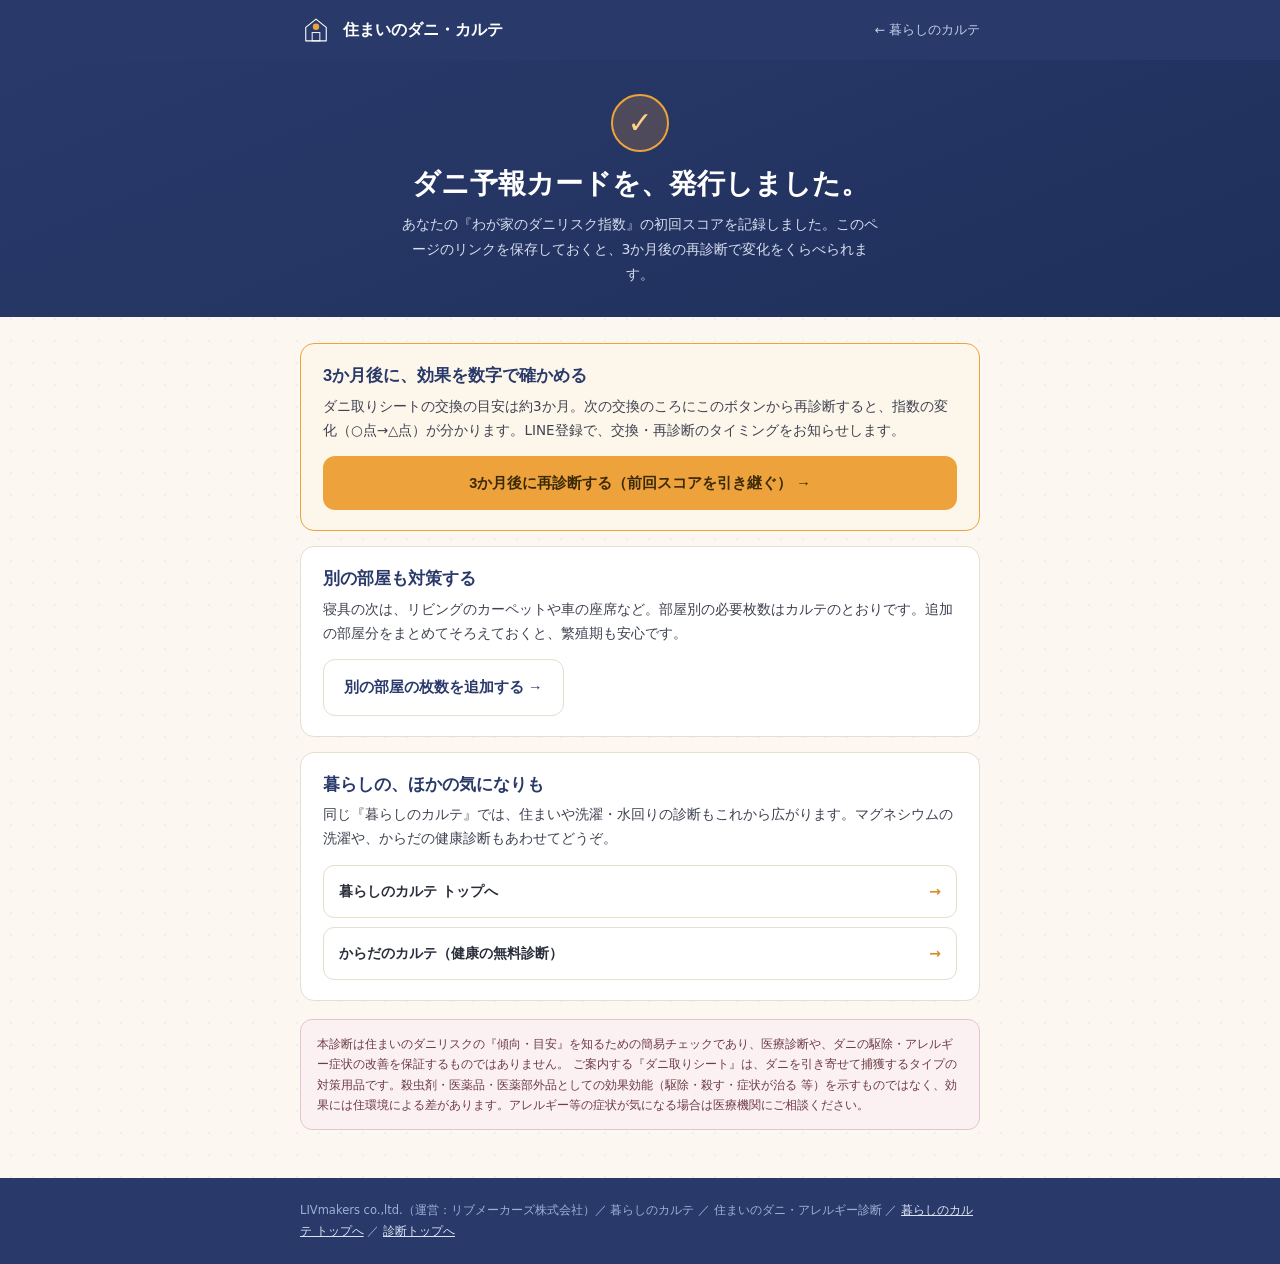
<file: dani/thanks.html>
<!DOCTYPE html>
<html lang="ja">
<head>
<meta charset="utf-8">
<meta name="viewport" content="width=device-width, initial-scale=1, viewport-fit=cover">
<meta http-equiv="Content-Security-Policy" content="default-src 'self'; base-uri 'self'; object-src 'none'; img-src 'self' data:; style-src 'self' 'unsafe-inline'; font-src 'self'; script-src 'self'; connect-src 'self'; form-action 'none'; frame-ancestors 'none'; upgrade-insecure-requests">
<meta name="referrer" content="strict-origin-when-cross-origin">
<meta name="theme-color" content="#29396A">
<meta name="robots" content="noindex, nofollow">
<title>初回スコア記録票・再診断のご案内｜住まいのダニ・カルテ｜暮らしのカルテ</title>
<meta name="description" content="発行したダニ予報カードの初回スコアの記録と、3か月後の再診断・別部屋の追加対策・季節のリマインドのご案内。※リスクの目安で、医療診断ではありません。">
<link rel="canonical" href="https://kurashi-carte.jp/dani/thanks.html">
<link rel="icon" href="assets/favicon.svg" type="image/svg+xml">
<style>
  :root{
    --indigo:#29396A; --indigo-2:#3A4E86; --sky:#5E8CCB; --sky-soft:#EAF0F8;
    --linen:#FCF8F1; --linen-2:#F1EBDD; --line:#E6DECE;
    --amber:#EEA23C; --amber-2:#D98A26; --rose:#C7677A;
    --ink:#2A2E3A; --muted:#6E7180;
    --disp:"Yu Gothic UI","BIZ UDPGothic","Hiragino Kaku Gothic ProN","Meiryo",sans-serif;
    --sans:system-ui,-apple-system,"Segoe UI","Hiragino Kaku Gothic ProN","Yu Gothic UI","Meiryo",sans-serif;
    --num:"Bahnschrift","DIN Alternate","Yu Gothic UI",system-ui,sans-serif;
  }
  *{box-sizing:border-box}
  body{margin:0;font-family:var(--sans);color:var(--ink);line-height:1.8;font-size:16px;
    background:radial-gradient(1000px 460px at 88% -8%,rgba(238,162,60,.1),transparent 60%),radial-gradient(rgba(41,57,106,.05) 1.1px,transparent 1.2px) 0 0/22px 22px,var(--linen);}
  .wrap{max-width:720px;margin:0 auto;padding:0 20px}
  h1,h2,h3{font-family:var(--disp);font-weight:800;color:var(--indigo);line-height:1.42}
  a{color:var(--indigo-2)}
  .num{font-family:var(--num);font-variant-numeric:tabular-nums}
  header.site{background:var(--indigo);color:#fff}
  header.site .wrap{display:flex;align-items:center;justify-content:space-between;height:60px}
  .brand{display:flex;align-items:center;gap:11px;color:#fff;text-decoration:none}
  .brand .emblem{width:32px;height:32px}
  .brand .mark{font-family:var(--disp);font-size:16px;font-weight:800}
  .home-link{color:#c3cee8;text-decoration:none;font-size:12.5px}
  .hero{background:linear-gradient(158deg,var(--indigo),#20305c);color:#fff;padding:34px 0 30px;text-align:center}
  .hero .chk{width:58px;height:58px;border-radius:50%;background:rgba(238,162,60,.2);border:2px solid var(--amber);color:#ffce87;display:inline-flex;align-items:center;justify-content:center;font-size:30px;margin:0 0 12px}
  .hero h1{color:#fff;font-size:clamp(21px,4.6vw,28px);margin:0 0 8px}
  .hero p{color:#d7deee;font-size:14px;margin:0;max-width:34em;margin:0 auto}
  main{padding:26px 0 40px}
  .record{background:#fff;border:1px solid var(--line);border-radius:16px;box-shadow:0 12px 34px rgba(41,57,106,.1);overflow:hidden;margin:0 0 24px}
  .record-top{background:var(--linen-2);padding:12px 18px;display:flex;align-items:center;justify-content:space-between;gap:10px;font-family:var(--disp);font-weight:800;color:var(--indigo);font-size:14px}
  .record-top .num{font-size:12px;color:var(--muted);font-weight:400}
  .record-body{padding:20px 20px 22px;display:flex;gap:20px;align-items:center;flex-wrap:wrap}
  .rb-idx{text-align:center;min-width:130px}
  .rb-idx .val{font-family:var(--num);font-size:64px;font-weight:700;line-height:.85;color:var(--indigo)}
  .rb-idx .u{font-size:13px;color:var(--muted)}
  .rb-idx .band{display:inline-block;margin-top:6px;font-family:var(--disp);font-weight:800;font-size:13px;color:#fff;background:var(--amber);border-radius:10px;padding:3px 12px}
  .rb-meta{flex:1;min-width:200px;font-size:13.5px;color:#3f4351}
  .rb-meta dl{margin:0;display:grid;grid-template-columns:auto 1fr;gap:6px 12px}
  .rb-meta dt{color:var(--muted)}
  .rb-meta dd{margin:0;font-weight:700}
  .note{font-size:12px;color:var(--muted);padding:0 20px 18px;margin:0}
  .sec{background:#fff;border:1px solid var(--line);border-radius:14px;padding:20px 22px;margin:0 0 15px}
  .sec.primary{border-color:var(--amber);background:#fdf6ea}
  .sec h3{font-size:16.5px;margin:0 0 6px}
  .sec p{font-size:13.5px;color:#3f4351;margin:0 0 14px}
  .cta{display:inline-flex;align-items:center;justify-content:center;gap:8px;text-decoration:none;font-weight:800;padding:14px 20px;border-radius:12px;min-height:50px;font-size:14.5px;font-family:var(--disp)}
  .cta.main{background:var(--amber);color:#3a2a08}
  .cta.line{background:#06C755;color:#fff}
  .cta.ghost{background:#fff;color:var(--indigo);border:1.5px solid var(--line)}
  .cta:focus-visible{outline:3px solid var(--indigo);outline-offset:2px}
  .crosslinks{display:grid;gap:9px}
  .crosslink{display:flex;align-items:center;gap:11px;border:1.5px solid var(--line);border-radius:11px;padding:13px 15px;text-decoration:none;color:var(--ink);font-size:14px;font-weight:700;background:#fff}
  .crosslink:hover{border-color:var(--sky);background:var(--sky-soft)}
  .crosslink .arw{margin-left:auto;color:var(--amber-2)}
  .disc{border:1px solid #e2c6ce;background:#fbf1f3;border-radius:12px;padding:14px 16px;font-size:12px;color:#6e3b47;line-height:1.7;margin:18px 0 0}
  footer.site{background:var(--indigo);color:#9fb0d6;padding:22px 0;font-size:11.5px;margin-top:8px}
  footer.site a{color:#dbe3f2}
  @media (prefers-reduced-motion: reduce){*{animation:none!important;transition:none!important}}
</style>
</head>
<body>
<svg width="0" height="0" style="position:absolute" aria-hidden="true"><defs>
  <symbol id="emblem" viewBox="0 0 100 100"><path d="M50 16 L82 42 V84 H18 V42 Z" fill="none" stroke="#fff" stroke-width="3.4" stroke-linejoin="round"/><rect x="38" y="58" width="24" height="26" fill="none" stroke="#fff" stroke-width="3"/><circle cx="50" cy="40" r="10" fill="#EEA23C"/></symbol>
</defs></svg>

<header class="site"><div class="wrap">
  <a class="brand" href="index.html"><svg class="emblem"><use href="#emblem"/></svg><span class="mark" id="brandMark">住まいのダニ・カルテ</span></a>
  <a class="home-link" href="/" id="hubLink">← 暮らしのカルテ</a>
</div></header>

<section class="hero">
  <div class="wrap">
    <div class="chk">✓</div>
    <h1 id="pageTitle">ダニ予報カードを、発行しました。</h1>
    <p id="pageLead"></p>
  </div>
</section>

<main><div class="wrap">
  <div class="record" id="recordCard" style="display:none">
    <div class="record-top"><span id="recordLabel">初回スコア記録票</span><span class="num" id="recKn">—</span></div>
    <div class="record-body">
      <div class="rb-idx">
        <div><span class="val num" id="recIdx">–</span><span class="u"> /100点</span></div>
        <span class="band" id="recBand">—</span>
      </div>
      <div class="rb-meta">
        <dl>
          <dt>指数</dt><dd id="recIdxName">わが家のダニリスク指数</dd>
          <dt>住まいのタイプ</dt><dd id="recType">—</dd>
          <dt>必要枚数の目安</dt><dd id="recSheets">—</dd>
          <dt>発行日</dt><dd class="num" id="recDate">—</dd>
        </dl>
      </div>
    </div>
    <p class="note">このページのURLをブックマーク／スクリーンショットで保存しておくと、次回この記録票とくらべられます。※初回スコアは目安であり、医療診断ではありません。</p>
  </div>

  <div id="sections"></div>

  <div class="disc" id="discBox"></div>
</div></main>

<footer class="site"><div class="wrap">
  <span id="footCopyright">暮らしのカルテ ／ 住まいのダニ・アレルギー診断</span> ／ <a href="/">暮らしのカルテ トップへ</a> ／ <a href="index.html">診断トップへ</a>
</div></footer>

<script src="thanks.js"></script>
</body>
</html>
</file>
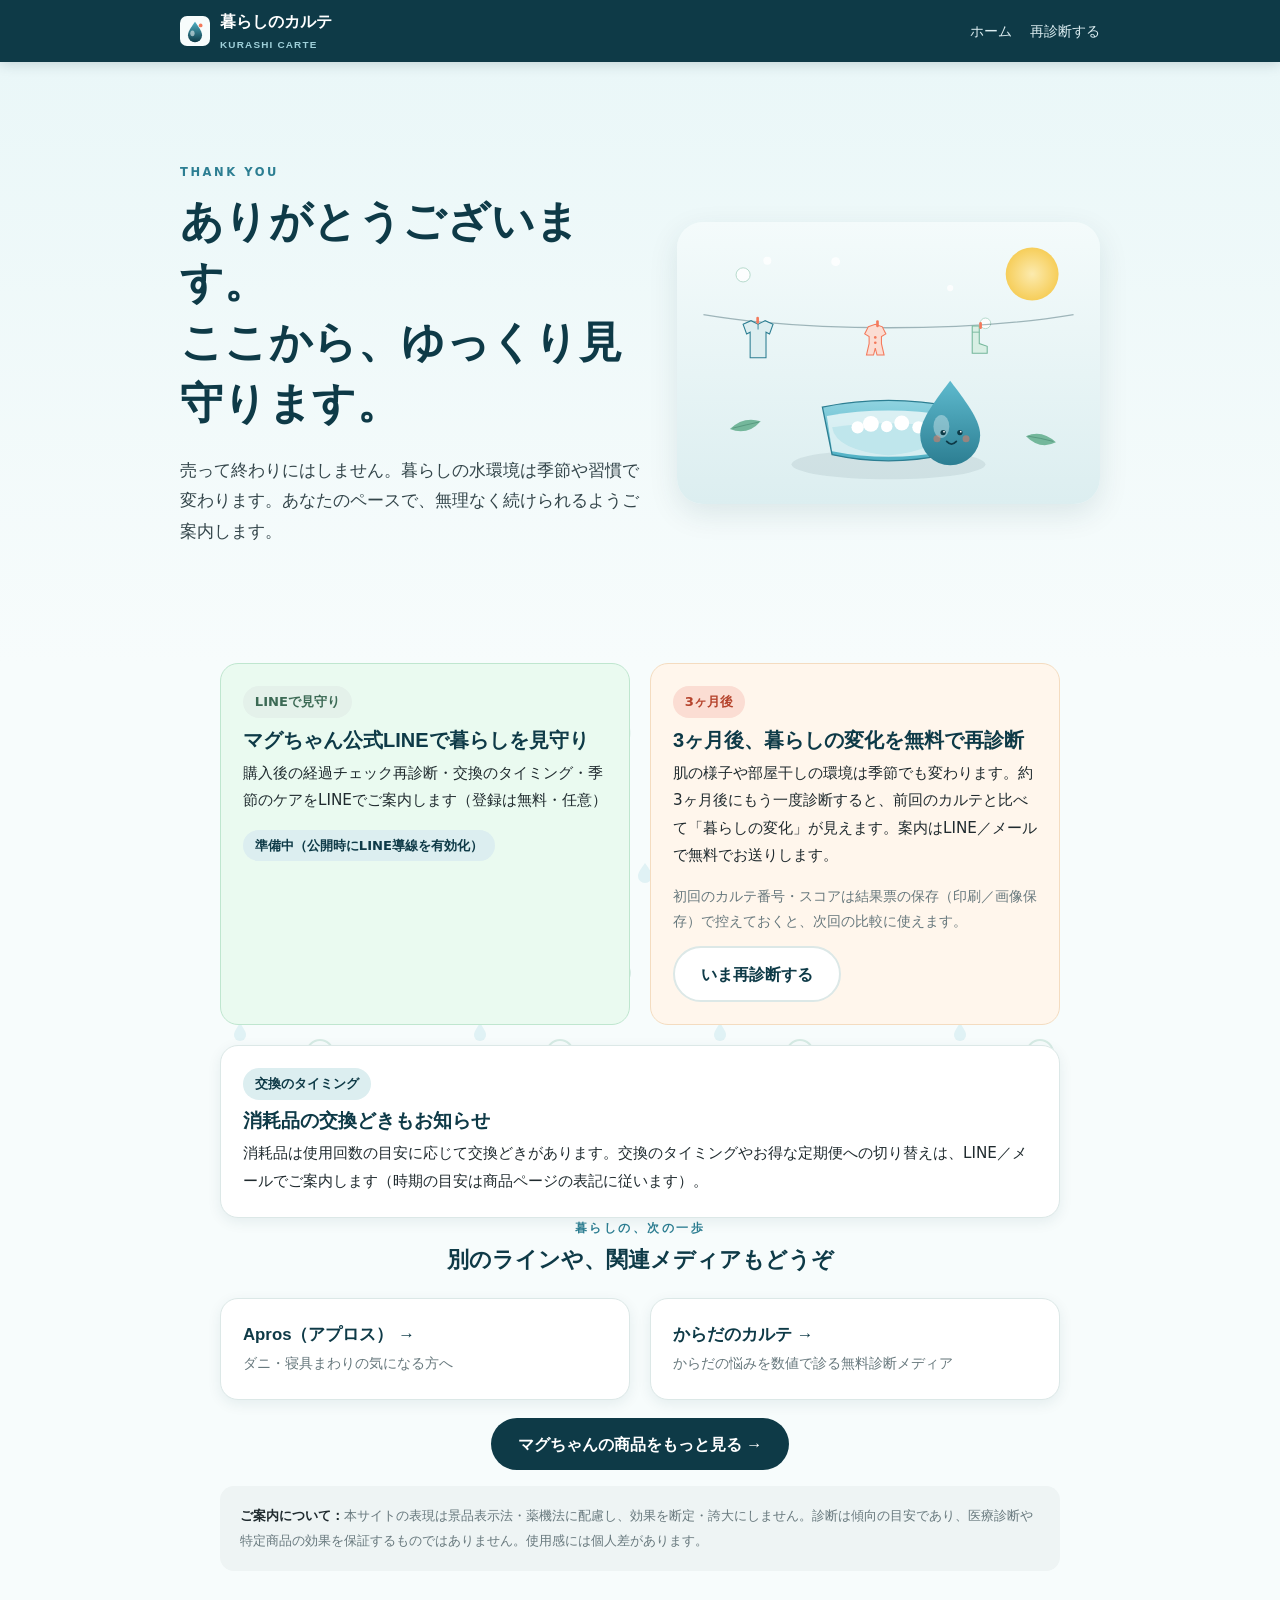
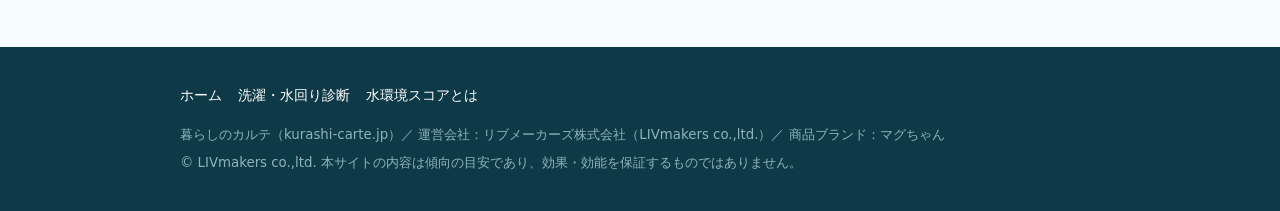
<file: sentaku/thanks.html>
<!doctype html>
<html lang="ja">
<head>
<meta charset="utf-8">
<meta name="viewport" content="width=device-width, initial-scale=1">
<meta name="robots" content="noindex, nofollow">
<title>ありがとうございます｜暮らしの見守りと再診断のご案内｜暮らしのカルテ</title>
<meta name="description" content="送信ありがとうございます。約3ヶ月後の無料再診断、公式LINEでの見守り、消耗品の交換のタイミング、関連する暮らしの診断のご案内です。">
<link rel="canonical" href="https://kurashi-carte.jp/sentaku/thanks.html">
<meta name="theme-color" content="#0E3A47">
<meta http-equiv="Content-Security-Policy" content="default-src 'self'; base-uri 'self'; object-src 'none'; img-src 'self' data:; style-src 'self' 'unsafe-inline'; font-src 'self'; script-src 'self'; connect-src 'self'; form-action 'none'; frame-ancestors 'none'; upgrade-insecure-requests">
<meta name="referrer" content="strict-origin-when-cross-origin">
<link rel="icon" href="/assets/favicon.svg" type="image/svg+xml">
<link rel="stylesheet" href="/assets/style.css">
<link rel="stylesheet" href="/images.css">
</head>
<body>
<script src="/assets/guard.js"></script>

<header class="site-head">
  <div class="wrap">
    <a class="brand" href="/"><img src="/assets/favicon.svg" alt=""><span>暮らしのカルテ<small>KURASHI CARTE</small></span></a>
    <nav class="nav" aria-label="サイト内"><a href="/">ホーム</a><a href="/sentaku/">再診断する</a></nav>
  </div>
</header>

<main>
  <section class="hero">
    <div class="wrap">
      <div>
        <p class="eyebrow">Thank you</p>
        <h1>ありがとうございます。<br>ここから、ゆっくり見守ります。</h1>
        <p class="lead">売って終わりにはしません。暮らしの水環境は季節や習慣で変わります。あなたのペースで、無理なく続けられるようご案内します。</p>
        <div id="karteRecall" class="card" style="max-width:460px;margin-top:8px">
          <span class="tag coral">あなたのカルテ</span>
          <p style="margin:.5em 0 .1em;font-weight:700" id="yourType">—</p>
          <p style="margin:0;color:var(--muted);font-size:.9rem" id="yourKarte"></p>
          <p style="margin:.5em 0 0;font-size:.85rem;color:var(--muted)">この画面のカルテ番号・スコアを控えておくと、次回の再診断で「暮らしの変化」を比べられます。</p>
        </div>
      </div>
      <div class="art float"><img src="/assets/hero.svg" alt="やさしい水と洗濯の暮らしのイラスト" width="960" height="640"></div>
    </div>
  </section>

  <section class="wrap narrow wm">
    <div class="grid g2">
      <div class="block-line">
        <span class="tag mint">LINEで見守り</span>
        <h2 id="lineLabel" style="font-size:1.25rem;margin:.4em 0 .3em">公式LINEで暮らしを見守り</h2>
        <p id="lineNote" style="font-size:.95rem">購入後の経過チェック再診断・交換のタイミング・季節のケアをLINEでご案内します（登録は無料・任意）。</p>
        <a id="lineBtn" class="btn btn-line" href="#" target="_blank" rel="noopener">LINEで友だち追加</a>
      </div>
      <div class="block-reexam">
        <span class="tag coral">3ヶ月後</span>
        <h2 id="reexamHeading" style="font-size:1.25rem;margin:.4em 0 .3em">暮らしの変化を無料で再診断</h2>
        <p id="reexamMsg" style="font-size:.95rem">肌の様子や部屋干しの環境は季節でも変わります。約3ヶ月後にもう一度診断すると、前回のカルテと比べて変化が見えます。</p>
        <p id="reexamKeep" style="font-size:.85rem;color:var(--muted);margin:0"></p>
        <p style="margin:.8em 0 0"><a class="btn btn-ghost" href="/sentaku/">いま再診断する</a></p>
      </div>
    </div>

    <div class="card" style="margin-top:20px">
      <span class="tag">交換のタイミング</span>
      <h2 style="font-size:1.2rem;margin:.4em 0 .3em">消耗品の交換どきもお知らせ</h2>
      <p id="consumableMsg" style="font-size:.95rem;margin-bottom:0">消耗品は使用回数の目安に応じて交換どきがあります。交換のタイミングやお得な定期便への切り替えは、LINE／メールでご案内します。</p>
    </div>
  </section>

  <section class="wrap narrow">
    <p class="eyebrow center">暮らしの、次の一歩</p>
    <h2 class="center" style="font-size:1.4rem;margin:.1em 0 1em">別のラインや、関連メディアもどうぞ</h2>
    <div id="crossList" class="grid g2"></div>
    <p class="center" style="margin-top:18px">
      <a id="magLink" class="btn btn-marine" href="https://magchan.com" target="_blank" rel="noopener">マグちゃんの商品をもっと見る →</a>
    </p>
  </section>

  <section style="padding-top:0"><div class="wrap narrow">
    <div class="disclaimer">
      <p style="margin-bottom:0"><strong>ご案内について：</strong>本サイトの表現は景品表示法・薬機法に配慮し、効果を断定・誇大にしません。診断は傾向の目安であり、医療診断や特定商品の効果を保証するものではありません。使用感には個人差があります。</p>
    </div>
  </div></section>
</main>

<footer class="site-foot">
  <div class="wrap">
    <div class="fnav" style="margin-bottom:10px"><a href="/">ホーム</a><a href="/sentaku/">洗濯・水回り診断</a><a href="/mizu-kankyo-score/">水環境スコアとは</a></div>
    <small>暮らしのカルテ（kurashi-carte.jp）／ 運営会社：リブメーカーズ株式会社（LIVmakers co.,ltd.）／ 商品ブランド：マグちゃん<br>© LIVmakers co.,ltd. 本サイトの内容は傾向の目安であり、効果・効能を保証するものではありません。</small>
  </div>
</footer>

<script src="/sentaku/thanks.js"></script>
</body>
</html>
</file>
<file: assets/style.css>
/* =========================================================================
   暮らしのカルテ — 共通デザインシステム
   トークンは design/design-tokens.md を正典とする。
   ティール(信頼) × 珊瑚(可愛い差し色) × 若葉ミント(自然由来) × 泡白。
   ========================================================================= */
:root{
  --marine:#0E3A47; --tide:#2C7E92; --aqua:#DCEEF0; --foam:#F7FCFC;
  --ink:#1F2A2E; --muted:#67787D; --line:#DCE8E7;
  --coral:#F4795B; --coral-soft:#FBDDD3; --mint:#74B79B; --sun:#F7C948;
  --ok:#2F8F6B; --danger:#C4553C; --warn:#E0A43B;
  --shadow:0 10px 30px rgba(14,58,71,.10);
  --shadow-sm:0 4px 14px rgba(14,58,71,.08);
  --radius:18px; --radius-lg:26px;
  --font-display:"Hiragino Maru Gothic ProN","BIZ UDPGothic","Yu Gothic UI","Meiryo",sans-serif;
  --font-body:system-ui,"Hiragino Kaku Gothic ProN","BIZ UDPGothic","Yu Gothic UI","Meiryo",sans-serif;
  --font-num:"Trebuchet MS","Verdana",system-ui,sans-serif;
  --wrap:960px; --wrap-narrow:880px;
}
*{box-sizing:border-box}
html{scroll-behavior:smooth}
body{
  margin:0; color:var(--ink); background:var(--foam);
  font-family:var(--font-body); font-size:16px; line-height:1.8;
  -webkit-font-smoothing:antialiased; text-rendering:optimizeLegibility;
}
img{max-width:100%; height:auto; display:block}
a{color:var(--tide)}
h1,h2,h3,h4{font-family:var(--font-display); line-height:1.4; color:var(--marine); font-weight:800}
p{margin:0 0 1em}
:focus-visible{outline:3px solid var(--coral); outline-offset:2px; border-radius:6px}

/* ---- watermark bg ---- */
.wm{position:relative}
.wm::before{
  content:""; position:absolute; inset:0; z-index:0; pointer-events:none;
  background-image:url("/assets/watermark.svg"); background-size:240px 240px;
  opacity:.5; -webkit-mask-image:linear-gradient(180deg,transparent,#000 30%,#000 70%,transparent);
          mask-image:linear-gradient(180deg,transparent,#000 30%,#000 70%,transparent);
}
.wm>*{position:relative; z-index:1}

/* ---- layout ---- */
.wrap{max-width:var(--wrap); margin:0 auto; padding:0 20px}
.narrow{max-width:var(--wrap-narrow)}
section{padding:56px 0}
.lead{font-size:1.06rem; color:#33454a}
.eyebrow{font-family:var(--font-num); letter-spacing:.22em; font-size:.72rem;
  text-transform:uppercase; color:var(--tide); font-weight:700; margin:0 0 .5em}
.center{text-align:center}
.tag{display:inline-flex; align-items:center; gap:.4em; background:var(--aqua);
  color:var(--marine); border-radius:999px; padding:.3em .9em; font-size:.82rem; font-weight:700}
.tag.mint{background:#E4F1EA; color:#3c6a55}
.tag.coral{background:var(--coral-soft); color:#b5432c}

/* ---- header ---- */
.site-head{background:var(--marine); color:#fff; position:sticky; top:0; z-index:50;
  box-shadow:0 2px 12px rgba(14,58,71,.18)}
.site-head .wrap{display:flex; align-items:center; justify-content:space-between; height:62px}
.brand{display:flex; align-items:center; gap:10px; color:#fff; text-decoration:none; font-family:var(--font-display); font-weight:800; white-space:nowrap}
.brand>span{white-space:nowrap}
.brand img{width:30px; height:30px}
.brand small{display:block; font-size:.62rem; letter-spacing:.12em; color:#9fd0da; font-weight:600}
.nav a{color:#dcedf1; text-decoration:none; font-size:.9rem; margin-left:18px}
.nav a:hover{color:#fff}
@media(max-width:560px){ .nav a{margin-left:12px; font-size:.82rem} .brand small{display:none} }

/* ---- buttons ---- */
.btn{display:inline-flex; align-items:center; justify-content:center; gap:.5em;
  min-height:52px; padding:.7em 1.6em; border-radius:999px; font-weight:800;
  font-family:var(--font-display); font-size:1.02rem; text-decoration:none; cursor:pointer;
  border:none; transition:transform .15s ease, box-shadow .15s ease}
.btn:hover{transform:translateY(-2px)}
.btn-primary{background:var(--coral); color:#fff; box-shadow:0 8px 20px rgba(244,121,91,.35)}
.btn-primary:hover{box-shadow:0 12px 26px rgba(244,121,91,.45)}
.btn-marine{background:var(--marine); color:#fff}
.btn-line{background:#06C755; color:#fff}
.btn-ghost{background:#fff; color:var(--marine); border:2px solid var(--line)}
.btn-lg{min-height:58px; font-size:1.1rem; padding:.8em 2em}
.btn[disabled]{opacity:.45; cursor:not-allowed; transform:none}

/* ---- hero ---- */
.hero{background:linear-gradient(180deg,#EAF7F8,#F7FCFC); overflow:hidden}
.hero .wrap{display:grid; grid-template-columns:1.05fr .95fr; gap:30px; align-items:center; padding-top:44px; padding-bottom:44px}
.hero h1{font-size:clamp(1.7rem,4.6vw,2.7rem); margin:.2em 0 .5em; letter-spacing:.01em}
.hero .art{border-radius:var(--radius-lg); overflow:hidden; box-shadow:var(--shadow)}
.hero .cta-row{display:flex; gap:12px; flex-wrap:wrap; margin-top:8px}
@media(max-width:760px){ .hero .wrap{grid-template-columns:1fr} .hero .art{order:-1} }

/* ---- cards / tiles ---- */
.grid{display:grid; gap:20px}
.g2{grid-template-columns:1fr 1fr}
.g3{grid-template-columns:1fr 1fr 1fr}
.g4{grid-template-columns:repeat(4,1fr)}
@media(max-width:820px){ .g3,.g4{grid-template-columns:1fr 1fr} }
@media(max-width:520px){ .g2,.g3,.g4{grid-template-columns:1fr} }
.card{background:#fff; border:1px solid var(--line); border-radius:var(--radius);
  padding:22px; box-shadow:var(--shadow-sm)}
.card.feature{display:grid; grid-template-columns:auto 1fr; gap:18px; align-items:center;
  border-color:#cfe6ea; background:linear-gradient(180deg,#fff,#f4fbfc)}
.card.feature img{width:76px; height:76px}
.tile{background:#fff; border:1px dashed #c8ddda; border-radius:var(--radius); padding:18px; text-align:center; color:var(--muted)}
.tile img{width:56px; height:56px; margin:0 auto 8px; opacity:.9}
.tile h3{font-size:1rem; margin:.2em 0 .3em; color:var(--marine)}
.soon{font-size:.72rem; color:var(--tide); font-weight:700; letter-spacing:.08em}

/* ---- GEO answer block ---- */
.answer{background:#fff; border-left:6px solid var(--tide); border-radius:14px;
  padding:22px 24px; box-shadow:var(--shadow-sm)}
.answer ul{margin:.4em 0 0; padding-left:1.1em}
.answer li{margin:.5em 0}
.answer .lead{margin:.2em 0 .2em}

/* ---- 母屋: feature card 内タイポ・接続・近日公開 ---- */
.card.feature h3{margin:.4em 0 .3em; font-size:1.25rem}
.card.feature p{margin:.2em 0 .8em; color:#33454a}
.card.feature .connect{margin:.1em 0 .9em; color:var(--tide); font-size:.86rem; font-weight:700}
.card.feature.is-soon{background:linear-gradient(180deg,#fff,#f3f8f8); border-style:dashed; border-color:#c8ddda}
.card.feature.is-soon h3{color:#3b5157}
.btn-soon{pointer-events:none; opacity:.7; min-height:44px}

/* ---- 母屋: 暮らしのカルテとは（3ステップ）---- */
.about-steps{display:grid; grid-template-columns:repeat(3,1fr); gap:18px; margin-top:8px}
@media(max-width:760px){ .about-steps{grid-template-columns:1fr} }
.step{position:relative; background:#fff; border:1px solid var(--line); border-radius:var(--radius);
  padding:24px 22px 20px; box-shadow:var(--shadow-sm)}
.step-n{display:inline-block; font-family:var(--font-num); letter-spacing:.14em; font-size:.72rem;
  font-weight:800; color:#fff; background:var(--tide); border-radius:999px; padding:.3em .9em; margin-bottom:.6em}
.step:nth-child(2) .step-n{background:var(--mint)}
.step:nth-child(3) .step-n{background:var(--coral)}
.step h3{font-size:1.08rem; margin:.1em 0 .35em}
.step p{margin:0; color:#33454a; font-size:.94rem}
.step::after{content:""; position:absolute; left:22px; bottom:14px; width:34px; height:3px;
  border-radius:3px; background:var(--aqua)}

/* ---- diagnosis ---- */
.diag{background:#fff; border:1px solid var(--line); border-radius:var(--radius-lg);
  padding:26px; box-shadow:var(--shadow); max-width:680px; margin:0 auto}
.progress{height:12px; background:var(--aqua); border-radius:999px; overflow:hidden; margin-bottom:6px}
.progress i{display:block; height:100%; width:0; background:linear-gradient(90deg,var(--tide),var(--mint));
  border-radius:999px; transition:width .4s ease}
.progress-label{font-family:var(--font-num); font-size:.78rem; color:var(--muted); letter-spacing:.1em; margin-bottom:16px}
.q-title{font-size:1.25rem; margin:.2em 0 .8em}
.opts{display:grid; gap:12px}
.opt{display:flex; align-items:center; gap:14px; padding:16px 18px; border:2px solid var(--line);
  border-radius:14px; background:#fbfefe; cursor:pointer; font-size:1.02rem; transition:all .15s ease; min-height:44px}
.opt:hover{border-color:var(--tide); background:#f2fafb}
.opt .dot{width:22px; height:22px; border-radius:50%; border:2px solid #b9cfd2; flex:none; position:relative}
.opt.sel{border-color:var(--coral); background:#fff5f2; box-shadow:0 4px 14px rgba(244,121,91,.16)}
.opt.sel .dot{border-color:var(--coral); background:var(--coral)}
.opt.sel .dot::after{content:""; position:absolute; inset:5px; border-radius:50%; background:#fff}
.diag-nav{display:flex; justify-content:space-between; margin-top:20px; gap:10px}

/* ---- karte result 票 ---- */
.karte{background:#fff; border:1px solid var(--line); border-radius:var(--radius-lg);
  box-shadow:var(--shadow); overflow:hidden; position:relative;
  background-image:linear-gradient(var(--line) 1px,transparent 1px); background-size:100% 30px;
  background-position:0 118px}
.karte-head{background:var(--marine); color:#fff; padding:18px 24px; display:flex; justify-content:space-between; align-items:flex-end; gap:12px}
.karte-head .en{font-family:var(--font-num); letter-spacing:.24em; font-size:.7rem; color:#9fd0da}
.karte-head h3{color:#fff; margin:.1em 0 0; font-size:1.35rem}
.karte-no{font-family:var(--font-num); font-size:.86rem; color:#cfe6ea; letter-spacing:.06em; text-align:right; white-space:nowrap}
.karte-body{padding:24px; display:grid; grid-template-columns:auto 1fr; gap:24px; align-items:center}
@media(max-width:560px){
  .karte-body{grid-template-columns:1fr; text-align:center}
  .karte-head{flex-direction:column; align-items:flex-start; gap:4px}
  .karte-head h3{font-size:1.15rem}
  .karte-no{text-align:left}
  .karte-type{justify-content:center}
}

/* water drop gauge */
.gauge{width:150px; height:170px; position:relative; margin:0 auto}
.gauge svg{width:100%; height:100%}
.gauge .num{position:absolute; top:44%; left:0; right:0; text-align:center;
  font-family:var(--font-num); font-weight:800; font-size:2.6rem; color:var(--marine); line-height:1}
.gauge .cap{position:absolute; top:66%; left:0; right:0; text-align:center; font-size:.8rem; color:var(--marine); font-weight:700}

.karte-type{display:flex; align-items:center; gap:14px; margin-bottom:6px}
.karte-type img{width:60px; height:60px}
.karte-type .name{font-family:var(--font-display); font-weight:800; font-size:1.4rem; color:var(--marine)}
.karte .finding{color:var(--ink); margin:.3em 0 0}
.karte .subidx{margin-top:14px; display:flex; gap:10px; flex-wrap:wrap}
.band{display:inline-flex; gap:.4em; align-items:center; background:var(--aqua); color:var(--marine);
  border-radius:999px; padding:.3em .9em; font-weight:700; font-size:.85rem}
.karte-foot{padding:0 24px 22px; color:var(--muted); font-size:.8rem}

/* coral round seal */
.seal{position:absolute; right:22px; top:96px; width:92px; height:92px; z-index:2}
@media(max-width:560px){ .seal{position:static; margin:8px auto 0} }

/* offer / product connect */
.offer{background:linear-gradient(180deg,#fff,#f4fbfc); border:1px solid #cfe6ea; border-radius:var(--radius-lg); padding:26px}
.prod{display:flex; align-items:center; gap:16px; padding:16px; border:1px solid var(--line); border-radius:14px; background:#fff; margin:.6em 0}
.prod img{width:56px; height:56px; flex:none}
.prod .pcta{margin-left:auto; display:flex; gap:8px; flex-wrap:wrap}
@media(max-width:560px){ .prod{flex-wrap:wrap} .prod .pcta{margin-left:0; width:100%} }

/* line / reexam blocks */
.block-line{background:#eafaf0; border:1px solid #bfe6cf; border-radius:var(--radius); padding:22px}
.block-reexam{background:#fff6ec; border:1px solid #f4dcc0; border-radius:var(--radius); padding:22px}

/* faq */
.faq details{background:#fff; border:1px solid var(--line); border-radius:14px; margin:.6em 0; overflow:hidden}
.faq summary{cursor:pointer; padding:16px 20px; font-weight:700; color:var(--marine); font-family:var(--font-display); list-style:none; display:flex; justify-content:space-between; gap:10px; min-height:44px; align-items:center}
.faq summary::-webkit-details-marker{display:none}
.faq summary::after{content:"＋"; color:var(--coral); font-weight:800}
.faq details[open] summary::after{content:"－"}
.faq .a{padding:0 20px 18px; color:var(--ink)}

/* disclaimer / footer */
.disclaimer{background:#eef4f4; border-radius:14px; padding:18px 20px; color:var(--muted); font-size:.84rem}
.disclaimer strong{color:var(--ink)}
.site-foot{background:var(--marine); color:#cfe6ea; padding:34px 0; margin-top:20px}
.site-foot a{color:#fff; text-decoration:none}
.site-foot .fnav a{margin-right:16px; font-size:.9rem}
.site-foot small{color:#8fb3bb}

/* ---- animation ---- */
.reveal{opacity:0; transform:translateY(18px); transition:opacity .6s ease, transform .6s ease}
.reveal.in{opacity:1; transform:none}
@keyframes floaty{0%,100%{transform:translateY(0)}50%{transform:translateY(-8px)}}
.float{animation:floaty 5s ease-in-out infinite}
@keyframes stamp{0%{transform:scale(1.7) rotate(-14deg); opacity:0}60%{transform:scale(.92) rotate(-8deg); opacity:1}100%{transform:scale(1) rotate(-8deg); opacity:1}}
.seal.stamp{animation:stamp .6s cubic-bezier(.2,1.4,.4,1) both}
@media(prefers-reduced-motion:reduce){
  *{animation:none !important; transition:none !important}
  .reveal{opacity:1; transform:none}
  html{scroll-behavior:auto}
}

/* ---- print (result 票 保存) ---- */
@media print{
  .site-head,.site-foot,.nav,.btn,.no-print{display:none !important}
  body{background:#fff}
  .karte{box-shadow:none; border:1px solid #999; break-inside:avoid}
}
.visually-hidden{position:absolute!important;width:1px;height:1px;overflow:hidden;clip:rect(0 0 0 0)}
</file>
<file: images.css>
/* =========================================================================
   暮らしのカルテ — 画像スロット（写真の後差し替えはこの1ファイルだけ）
   -------------------------------------------------------------------------
   ・非エンジニアでも安全に差し替えできます。url("...") のファイル名を変えるだけ。
   ・写真は必ず assets/photos/ にローカル同梱（外部URLのホットリンク禁止＝誤写真/著作権の教訓）。
   ・景表法/薬機法：洗浄「効果」を断定する before/after・「汚れが落ちた風」の演出写真は使わない。
     清潔な洗濯・やさしい水・自然光・赤ちゃん・暮らしのムードなど、効果を語らない画像のみ。
   ・パスは絶対パス（/assets/…）。母屋・診断サブの両方から同じ指定で読めます。
   ・初期状態は同梱のオリジナルSVG。写真を用意でき次第、下記を .jpg 等へ差し替え。
   ========================================================================= */
:root{
  --photo-hero:      url("/assets/hero.svg");            /* ヒーロー（やさしい水と洗濯の暮らし） */
  --photo-laundry:   url("/assets/hero.svg");            /* 室内干し・洗濯バンド（写真差替枠） */
  --photo-water:     url("/assets/hero.svg");            /* やさしい水・水回りバンド（写真差替枠） */
  --photo-baby:      url("/assets/type-baby.svg");       /* 赤ちゃん・敏感肌バンド（写真差替枠） */
}
</file>
